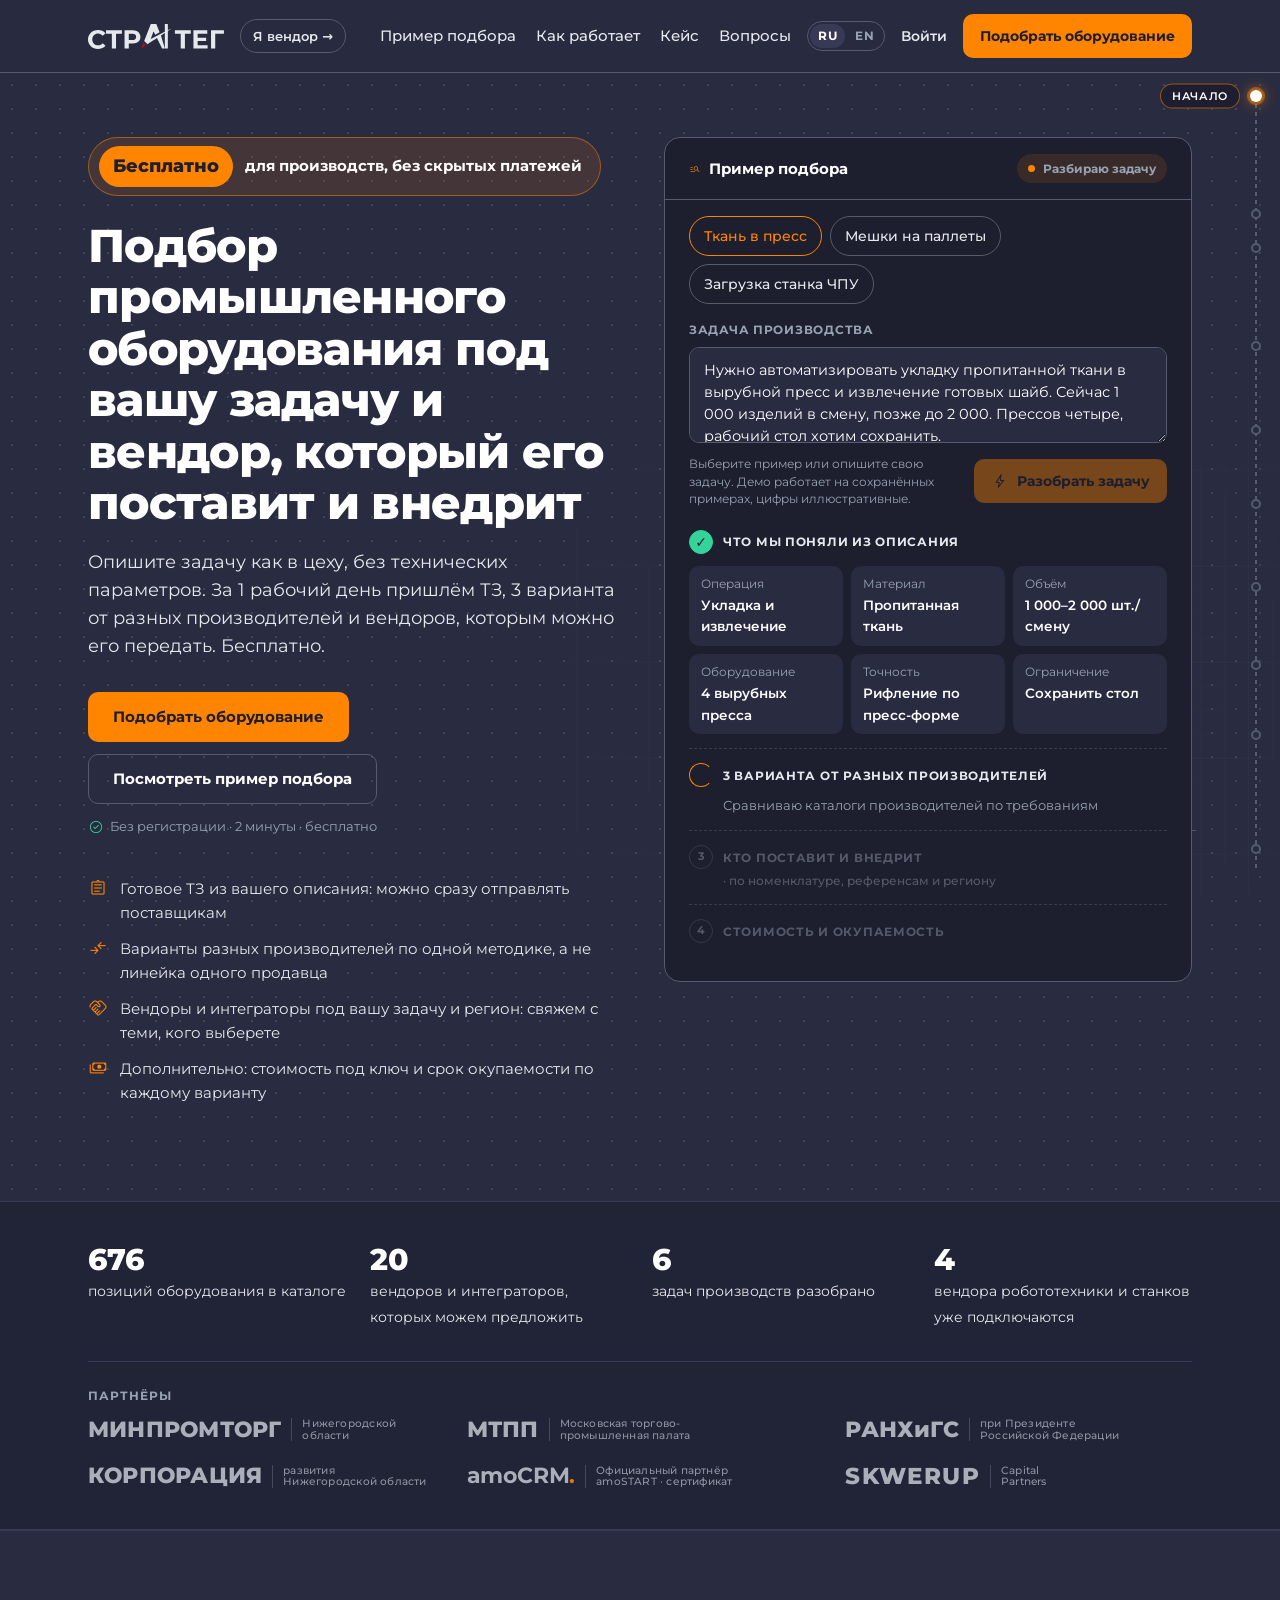
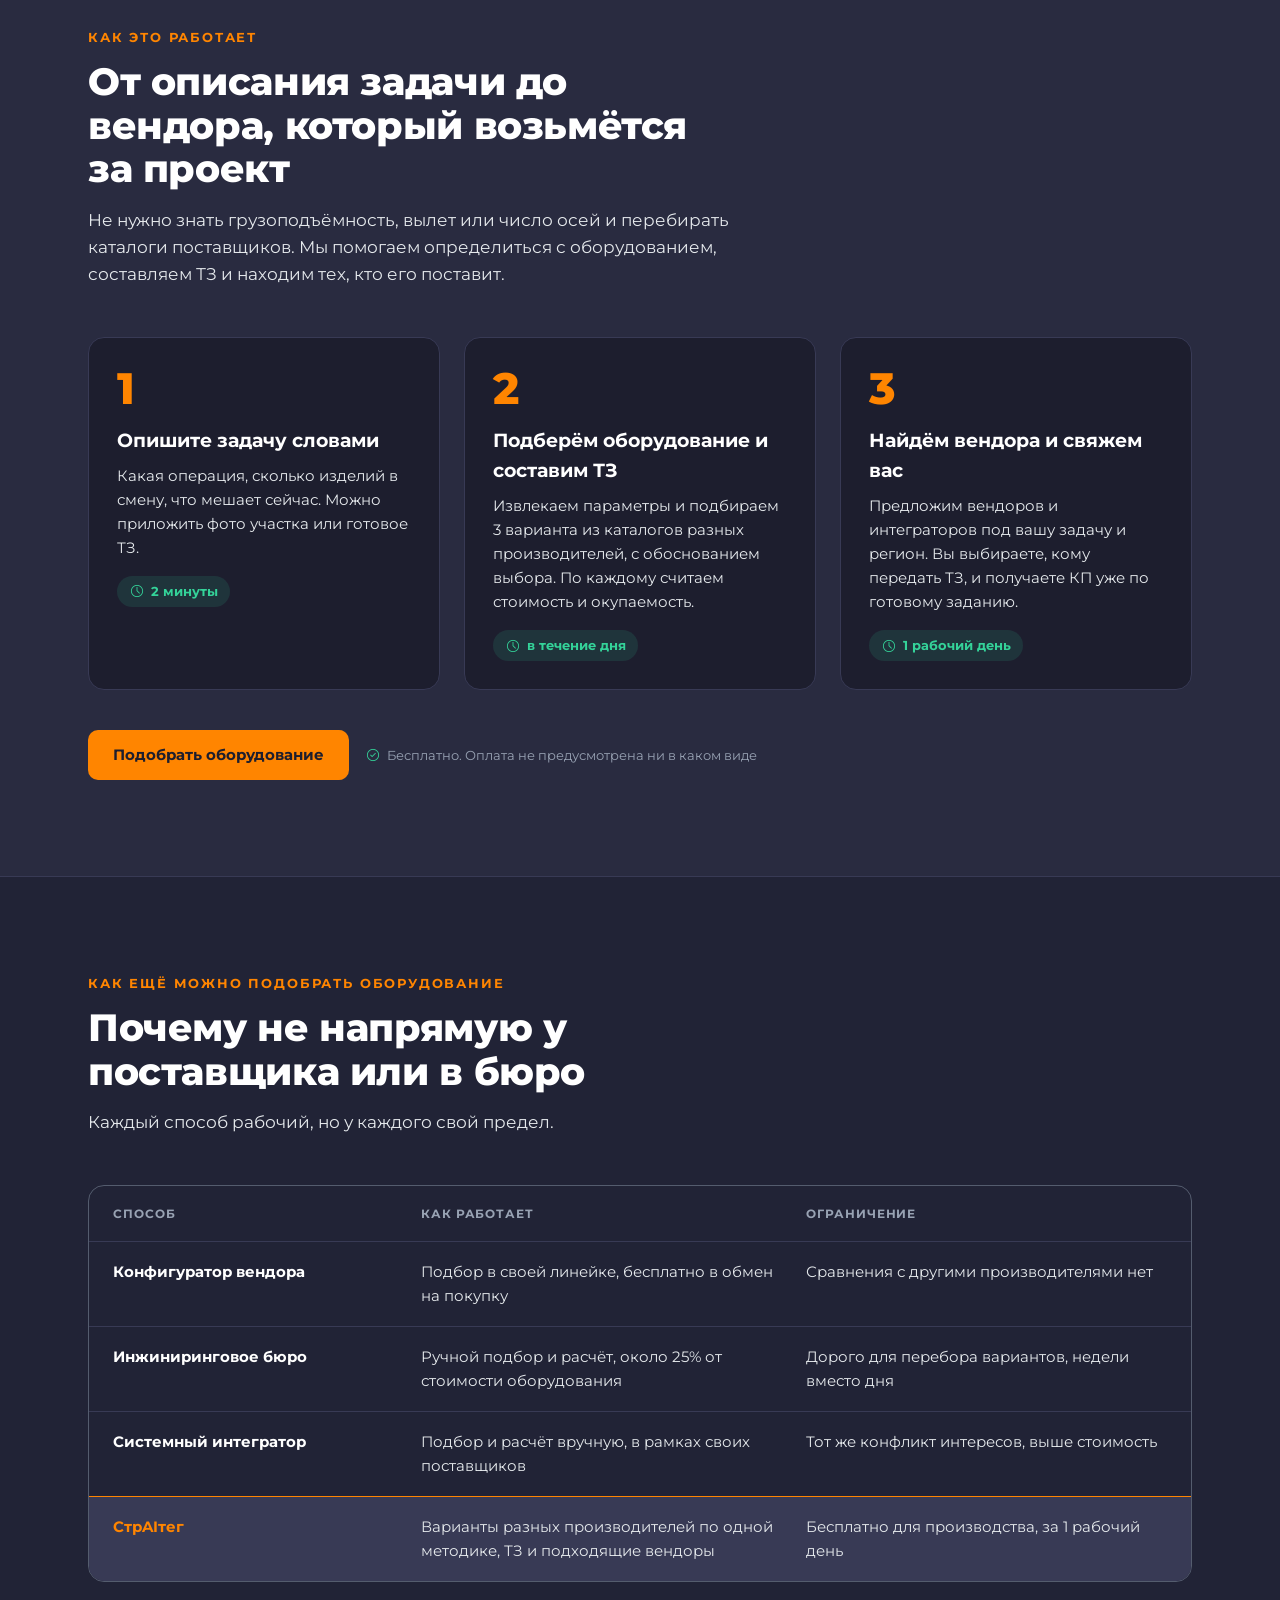
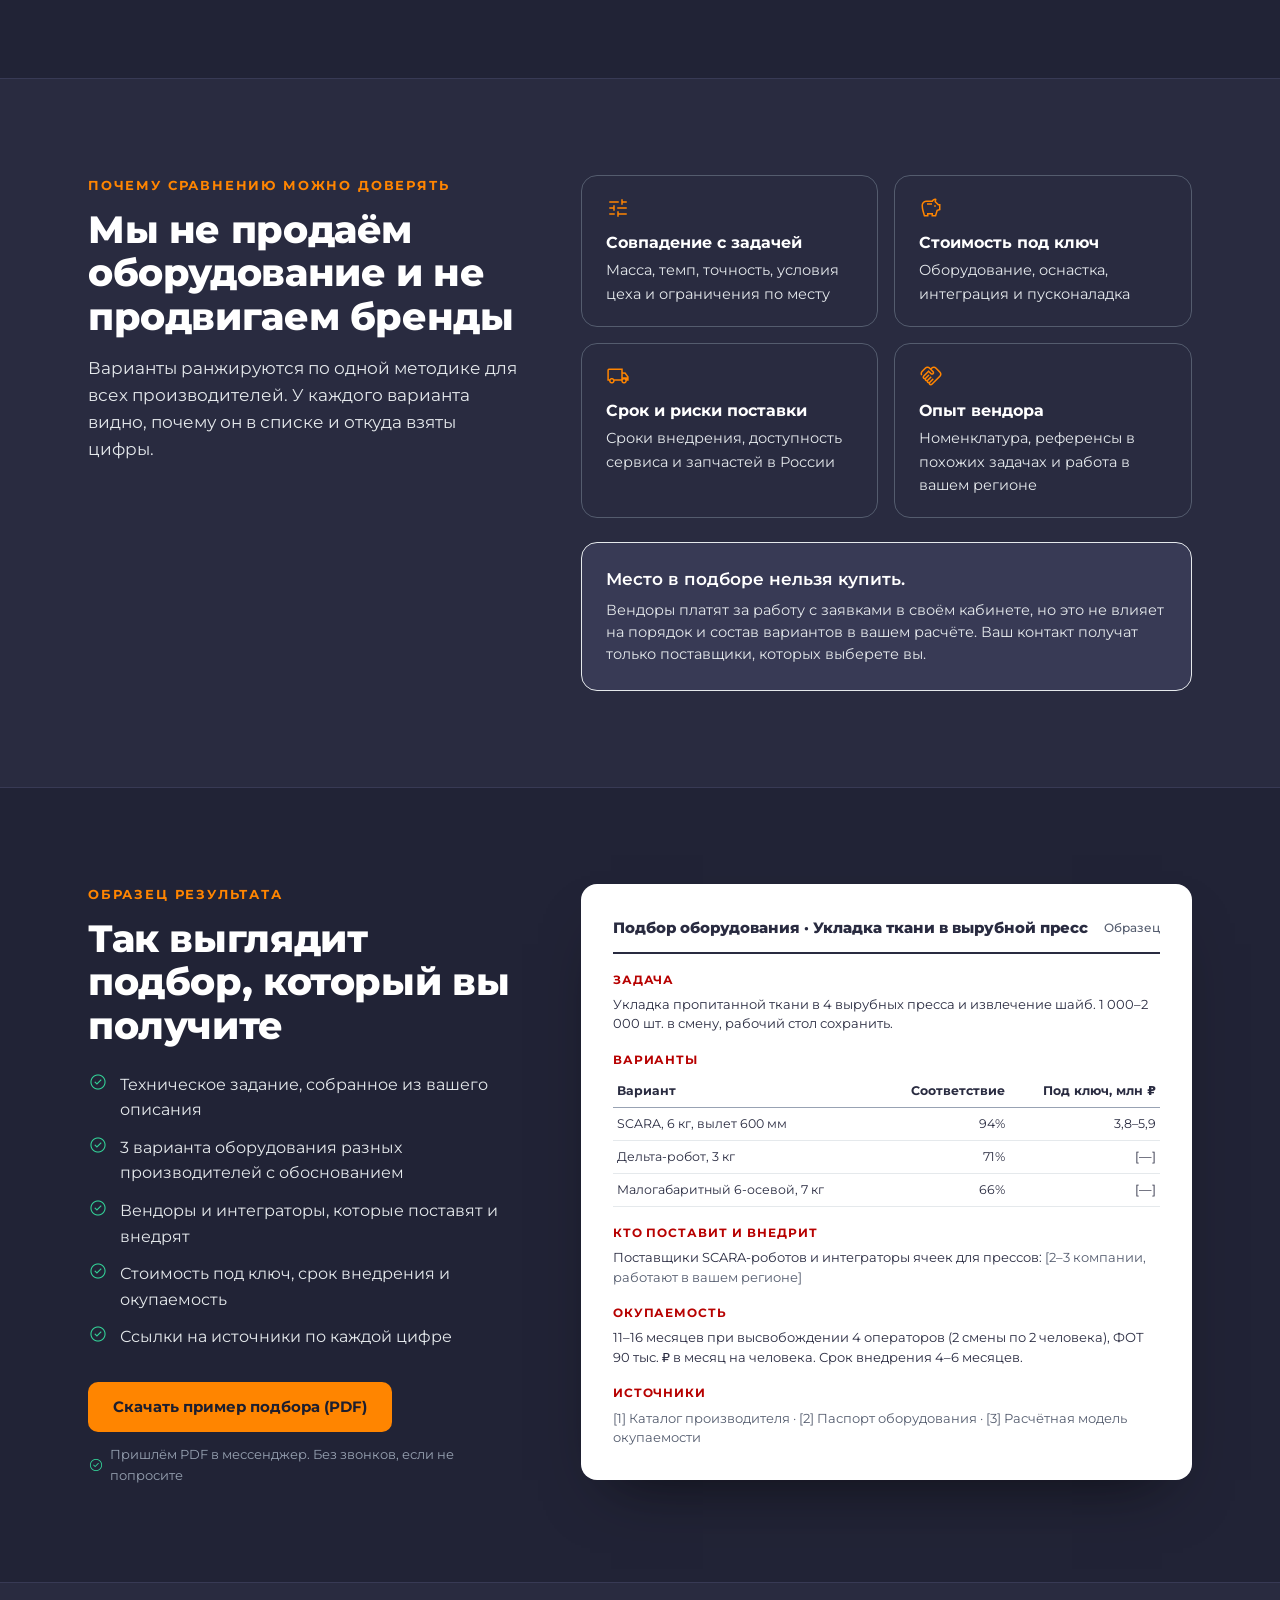
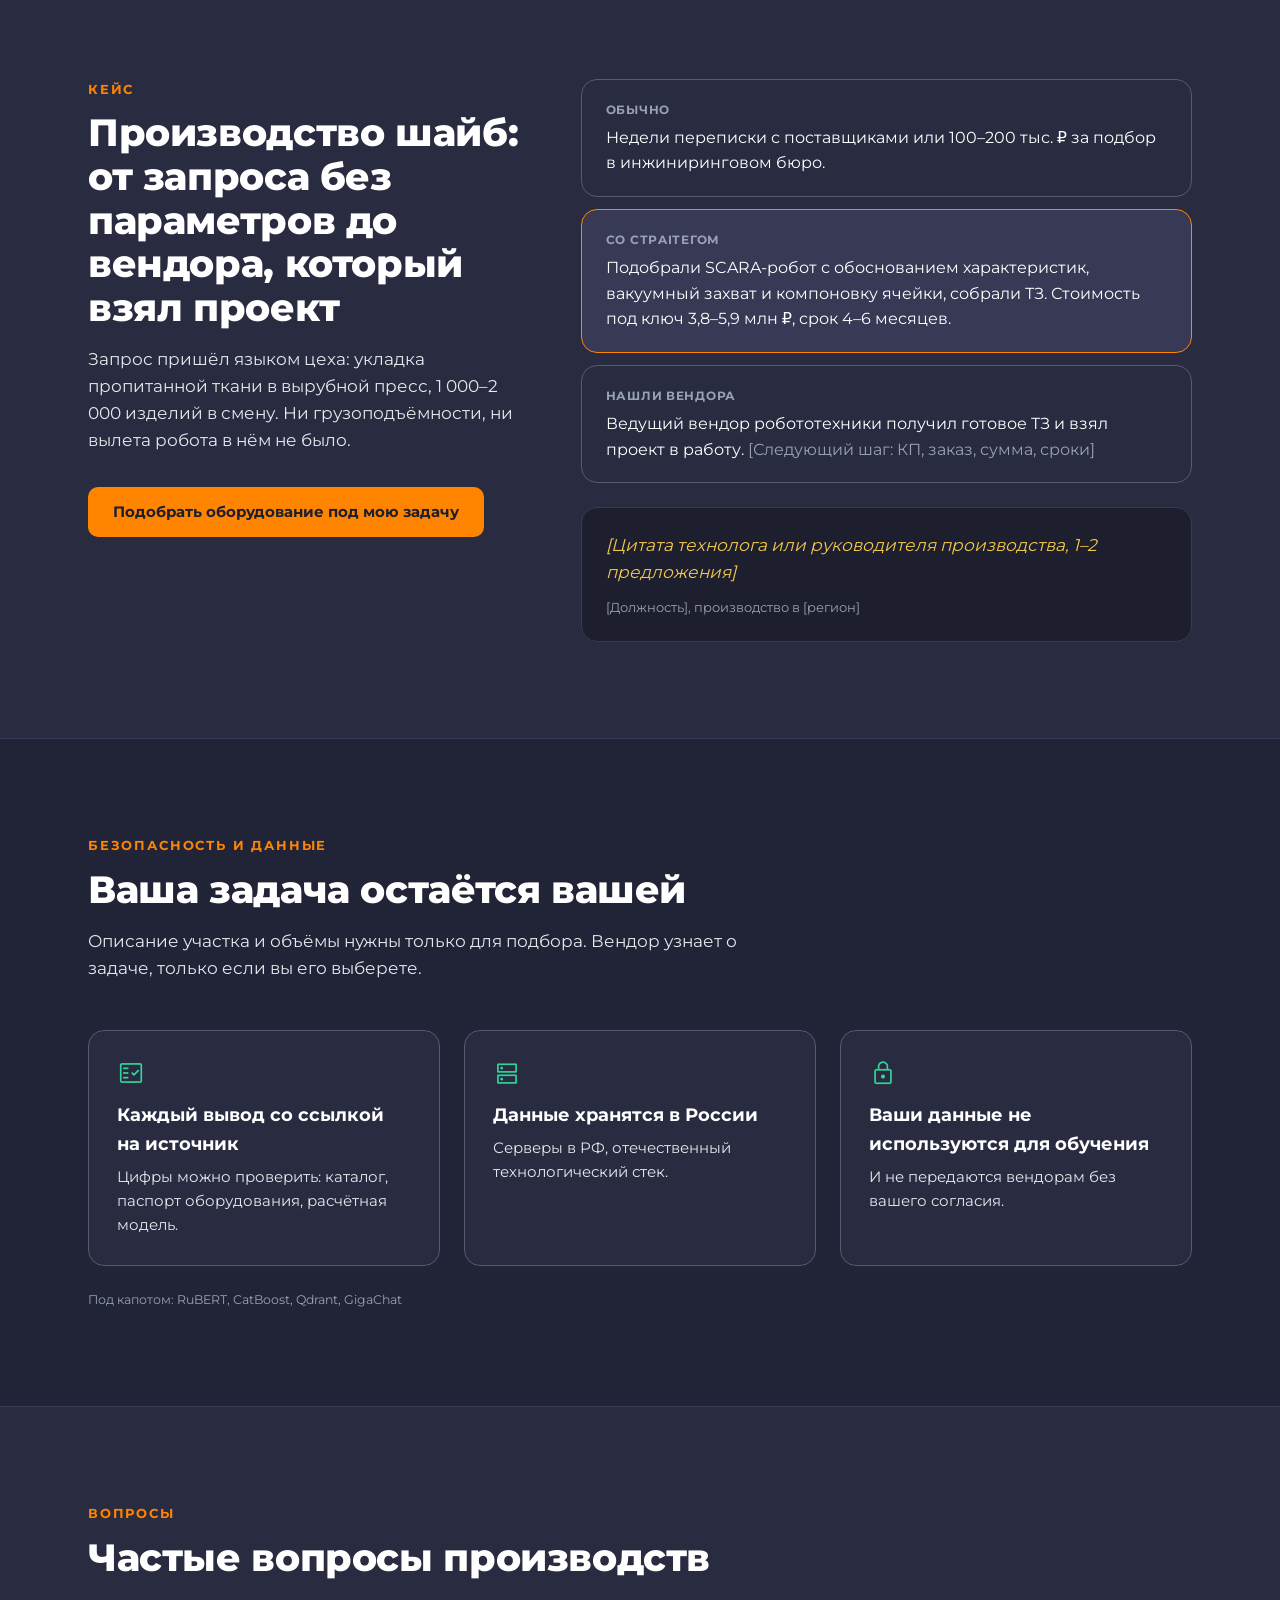
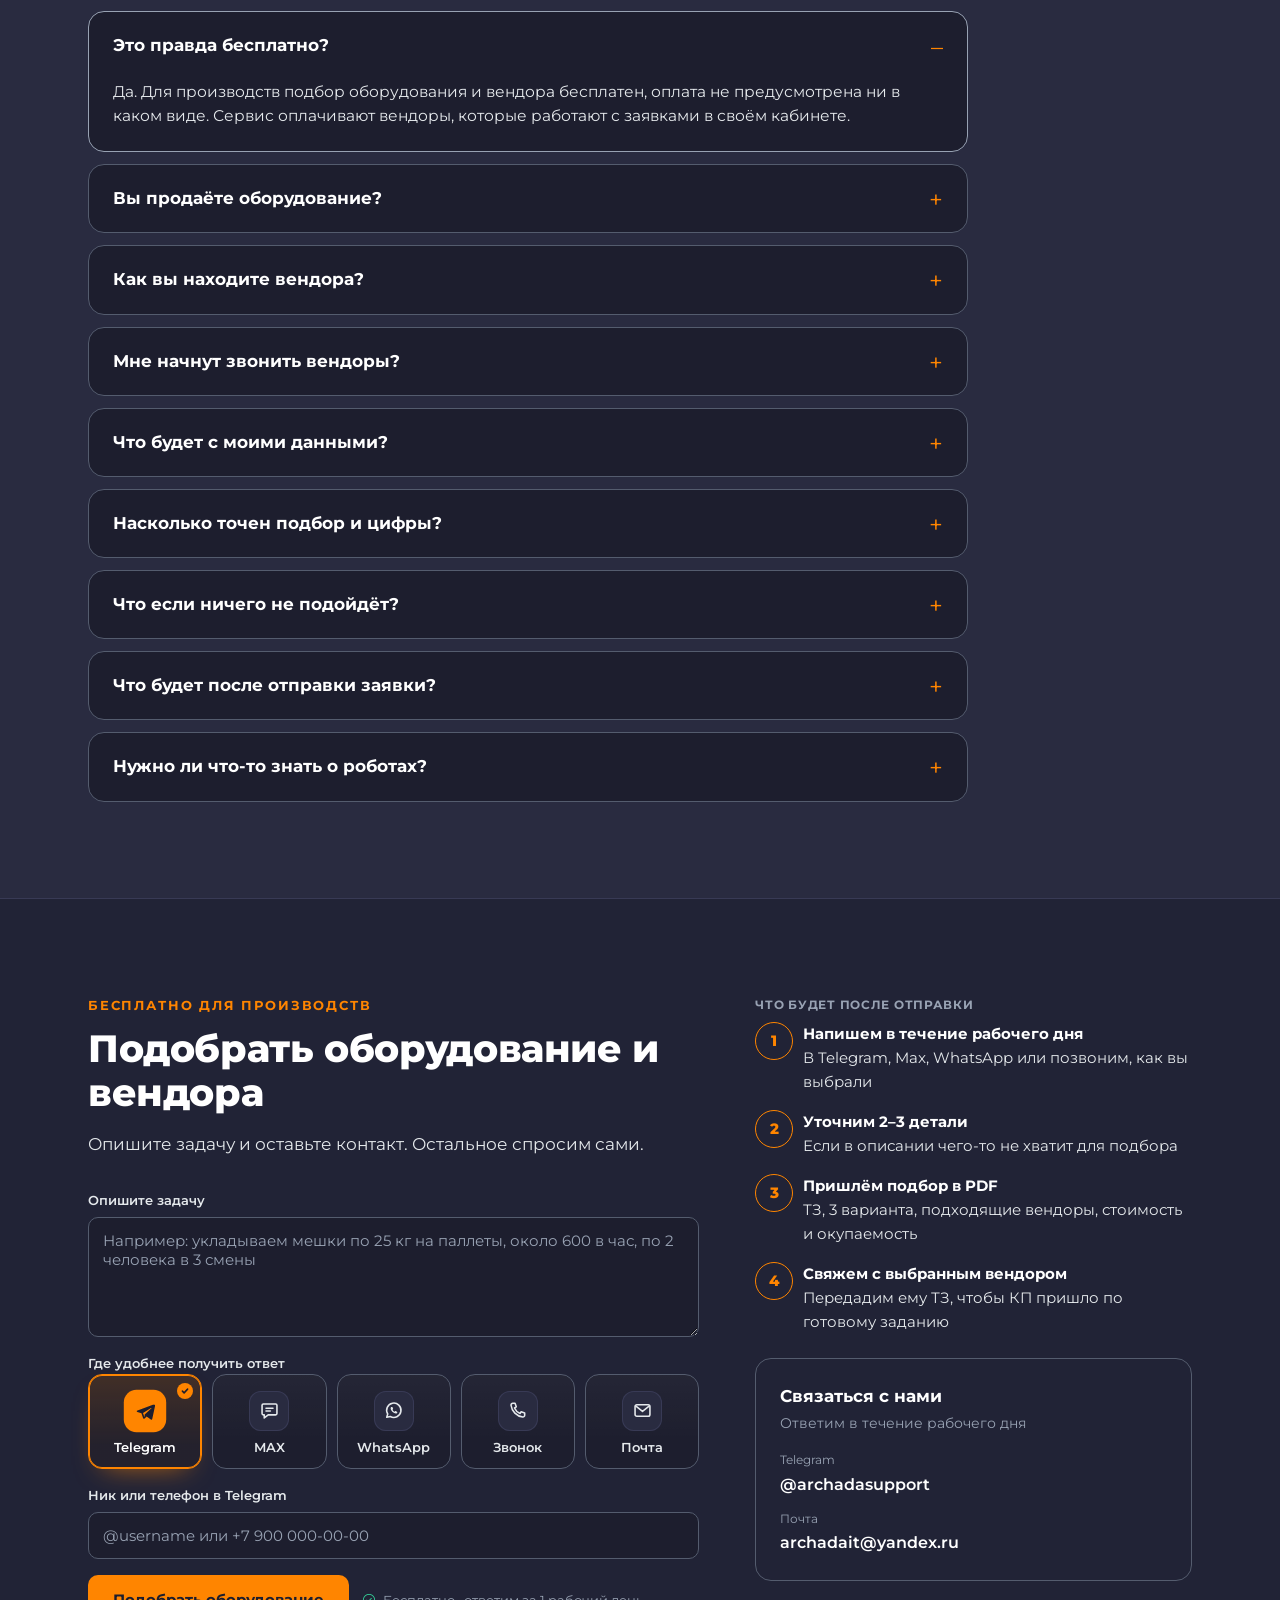
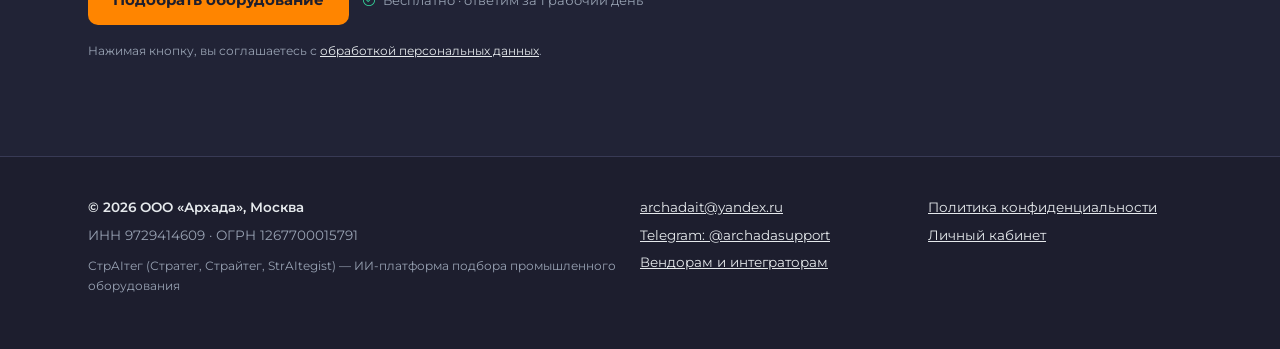
<file: index.html>
<!doctype html>
<html lang="ru">
<head>
<meta charset="utf-8">
<meta name="viewport" content="width=device-width, initial-scale=1">
<title>Подбор промышленного оборудования и поставщика бесплатно | СтрAIтег</title>
<meta name="description" content="Бесплатный подбор промышленного оборудования для производства: станки ЧПУ, промышленные роботы, линии. За 1 рабочий день пришлём ТЗ на оборудование, 3 варианта и поставщиков, которые его поставят и внедрят.">
<link rel="alternate" hreflang="ru" href="https://factory.straitegist.ru/">
<link rel="alternate" hreflang="en" href="https://factory.straitegist.ru/en/">
<link rel="alternate" hreflang="x-default" href="https://factory.straitegist.ru/">
<link rel="canonical" href="https://factory.straitegist.ru/">
<meta property="og:type" content="website">
<meta property="og:locale" content="ru_RU">
<meta property="og:site_name" content="СтрAIтег">
<meta property="og:url" content="https://factory.straitegist.ru/">
<meta property="og:title" content="Подбор промышленного оборудования и поставщика бесплатно | СтрAIтег">
<meta property="og:description" content="Бесплатный подбор промышленного оборудования для производства: станки ЧПУ, промышленные роботы, линии. За 1 рабочий день пришлём ТЗ на оборудование, 3 варианта и поставщиков, которые его поставят и внедрят.">
<meta property="og:image" content="https://factory.straitegist.ru/assets/og-plant.png">
<meta property="og:image:width" content="1200">
<meta property="og:image:height" content="630">
<meta name="twitter:card" content="summary_large_image">
<meta name="theme-color" content="#292B40">
<link rel="icon" href="/assets/favicon.svg" type="image/svg+xml">
<link rel="preconnect" href="https://fonts.googleapis.com">
<link rel="preconnect" href="https://fonts.gstatic.com" crossorigin>
<link rel="preload" href="/assets/fonts/montserrat-cyrillic-400-normal.woff2" as="font" type="font/woff2" crossorigin>
<link rel="preload" href="/assets/fonts/montserrat-cyrillic-800-normal.woff2" as="font" type="font/woff2" crossorigin>
<script>document.documentElement.classList.add("js")</script>
<!-- Иконки: только используемые на сайте, загружаются в фоне и не задерживают показ страницы. При добавлении новой иконки допишите её имя в icon_names (по алфавиту). -->
<link rel="preload" as="style" href="https://fonts.googleapis.com/css2?family=Material+Symbols+Outlined:opsz,wght,FILL,GRAD@24,300,0,0&icon_names=assignment,bolt,check,check_circle,compare_arrows,description,dns,fact_check,group_add,handshake,hub,inbox,insights,link,local_shipping,lock,manage_search,model_training,payments,precision_manufacturing,request_quote,savings,schedule,trending_up,tune&display=block" onload="this.onload=null;this.rel='stylesheet';if(document.fonts)document.fonts.load('24px &quot;Material Symbols Outlined&quot;','check').then(function(){document.documentElement.classList.add('ic-ok')})">
<noscript><link rel="stylesheet" href="https://fonts.googleapis.com/css2?family=Material+Symbols+Outlined:opsz,wght,FILL,GRAD@24,300,0,0&icon_names=assignment,bolt,check,check_circle,compare_arrows,description,dns,fact_check,group_add,handshake,hub,inbox,insights,link,local_shipping,lock,manage_search,model_training,payments,precision_manufacturing,request_quote,savings,schedule,trending_up,tune&display=block"></noscript>
<link rel="stylesheet" href="/assets/styles.css?v=20261105c">
<script type="application/ld+json">
{"@context": "https://schema.org", "@graph": [{"@type": "Organization", "@id": "https://straitegist.ru/#org", "name": "СтрAIтег", "alternateName": ["StrAItegist", "Straitegist", "Стратег", "Страйтег", "СтрАИтег", "Стр AI тег"], "legalName": "ООО «Архада»", "url": "https://straitegist.ru/", "logo": "https://factory.straitegist.ru/assets/logo.svg", "email": "archadait@yandex.ru", "address": {"@type": "PostalAddress", "addressLocality": "Москва", "addressCountry": "RU"}}, {"@type": "WebSite", "@id": "https://factory.straitegist.ru/#site", "url": "https://factory.straitegist.ru/", "name": "СтрAIтег для производств", "inLanguage": "ru", "publisher": {"@id": "https://straitegist.ru/#org"}, "alternateName": ["СтрAIтег", "Стратег", "Страйтег", "StrAItegist"]}, {"@type": "Service", "@id": "https://factory.straitegist.ru/#service", "name": "Подбор промышленного оборудования и поставщика", "serviceType": "Подбор промышленного оборудования", "description": "По описанию задачи производства за 1 рабочий день готовим ТЗ на оборудование, 3 варианта оборудования разных производителей и вендоров, которые его поставят и внедрят. Станки ЧПУ, промышленные роботы, автоматизация и роботизация производства.", "provider": {"@id": "https://straitegist.ru/#org"}, "areaServed": {"@type": "Country", "name": "Россия"}, "audience": {"@type": "BusinessAudience", "audienceType": "Промышленные предприятия"}, "offers": {"@type": "Offer", "price": "0", "priceCurrency": "RUB", "description": "Бесплатно для производств"}, "url": "https://factory.straitegist.ru/"}, {"@type": "FAQPage", "@id": "https://factory.straitegist.ru/#faq", "mainEntity": [{"@type": "Question", "name": "Вы продаёте оборудование?", "acceptedAnswer": {"@type": "Answer", "text": "Нет. Мы не продаём оборудование и не конкурируем с поставщиками. Наша задача — помочь вам определиться с оборудованием и найти, кто его поставит."}}, {"@type": "Question", "name": "Как вы находите вендора?", "acceptedAnswer": {"@type": "Answer", "text": "Сопоставляем вашу задачу с профилями вендоров и интеграторов: номенклатурой, референсами в похожих проектах и регионом. Предлагаем подходящих, а вы выбираете, кому передать ТЗ."}}, {"@type": "Question", "name": "Мне начнут звонить вендоры?", "acceptedAnswer": {"@type": "Answer", "text": "Нет. Подбор приходит вам. Контакт получат только поставщики, которых вы сами выберете."}}, {"@type": "Question", "name": "Что будет с моими данными?", "acceptedAnswer": {"@type": "Answer", "text": "Описание задачи хранится на серверах в России и используется только для вашего подбора. Мы не используем ваши данные для обучения и не передаём их третьим лицам без вашего согласия."}}, {"@type": "Question", "name": "Насколько точен подбор и цифры?", "acceptedAnswer": {"@type": "Answer", "text": "У каждого варианта есть обоснование и ссылка на источник. Неуверенные места помечаем «Требует проверки специалистом». Стоимость и окупаемость предварительные, точная цена — в КП вендора по вашему ТЗ."}}, {"@type": "Question", "name": "Что если ничего не подойдёт?", "acceptedAnswer": {"@type": "Answer", "text": "Так и напишем, и объясним почему. Если задачу можно решить иначе, например другим классом оборудования, предложим вариант."}}, {"@type": "Question", "name": "Что будет после отправки заявки?", "acceptedAnswer": {"@type": "Answer", "text": "В течение рабочего дня напишем в выбранный мессенджер, при необходимости уточним 2–3 детали и пришлём подбор: ТЗ, 3 варианта и подходящих вендоров."}}, {"@type": "Question", "name": "Нужно ли что-то знать о роботах?", "acceptedAnswer": {"@type": "Answer", "text": "Нет. Опишите операцию так, как объяснили бы новому сотруднику: что делаем, сколько, какие ограничения. Параметры оборудования мы определим сами."}}]}]}
</script>
<!-- Яндекс.Метрика: впишите номер счётчика в YM_ID -->
<script>
window.YM_ID = 0;
if (window.YM_ID) {
  (function(m,e,t,r,i,k,a){m[i]=m[i]||function(){(m[i].a=m[i].a||[]).push(arguments)};m[i].l=1*new Date();
  for (var j = 0; j < document.scripts.length; j++) {if (document.scripts[j].src === r) { return; }}
  k=e.createElement(t),a=e.getElementsByTagName(t)[0],k.async=1,k.src=r,a.parentNode.insertBefore(k,a)})
  (window, document, "script", "https://mc.yandex.ru/metrika/tag.js", "ym");
  ym(window.YM_ID, "init", {clickmap:true, trackLinks:true, accurateTrackBounce:true, webvisor:true});
}
</script>
</head>
<body class="plant" data-audience="plant">
<div class="pg">

<header class="top">
<div class="wrap" style="position: relative">
<a class="logo" href="#top" aria-label="СтрAIтег, на главную"><img src="/assets/logo.svg" alt="СтрAIтег" width="136" height="25" style="display:block"></a>
<a class="aud" href="https://vendors.straitegist.ru/">Я вендор<span class="aud-x"> или интегратор</span> →</a>
<nav class="nav" aria-label="Разделы">
<a href="#demo">Пример подбора</a>
<a href="#how">Как работает</a>
<a href="#case">Кейс</a>
<a href="#faq">Вопросы</a>
</nav>



<div class="lang" role="group" aria-label="Язык"><a href="https://factory.straitegist.ru/" hreflang="ru" lang="ru" aria-current="page">RU</a><a href="https://factory.straitegist.ru/en/" hreflang="en" lang="en">EN</a></div>
<a class="login" href="https://straitegist.ru/?role=plant">Войти</a>
<a class="btn btn-p btn-s hd-cta" href="#lead">Подобрать оборудование</a>
<details class="burger">
<summary aria-label="Открыть меню"><svg class="svg-ic" width="20" height="20" viewBox="0 0 24 24" aria-hidden="true"><path d="M4 7h16M4 12h16M4 17h16" stroke="currentColor" stroke-width="2" stroke-linecap="round" fill="none"/></svg></summary>
<div class="menu">
<a class="mlang" href="https://factory.straitegist.ru/en/" lang="en">English</a>
<a href="#demo">Пример подбора</a>
<a href="#how">Как работает</a>
<a href="#case">Кейс</a>
<a href="#faq">Вопросы</a>
<a href="https://vendors.straitegist.ru/">Я вендор или интегратор</a>
<a href="https://straitegist.ru/?role=plant">Войти в кабинет</a>
</div>
</details>
</div>
</header>

<main id="top">
<section class="hero">
<div class="wrap">
<div>
<span class="free"><b>Бесплатно</b>для производств, без скрытых платежей</span>
<h1 class="h">Подбор промышленного оборудования под вашу задачу и вендор, который его поставит и внедрит</h1>
<p class="lead">Опишите задачу как в цеху, без технических параметров. За 1 рабочий день пришлём ТЗ, 3 варианта от разных производителей и вендоров, которым можно его передать. Бесплатно.</p>
<div class="cta">
<a class="btn btn-p" href="#lead">Подобрать оборудование</a>
<a class="btn btn-g" href="#sample">Посмотреть пример подбора</a>
</div>
<p class="micro"><span class="ic">check_circle</span>Без регистрации · 2 минуты · бесплатно</p>
<ul class="ticks">
<li><span class="ic">assignment</span><span>Готовое ТЗ из вашего описания: можно сразу отправлять поставщикам</span></li>
<li><span class="ic">compare_arrows</span><span>Варианты разных производителей по одной методике, а не линейка одного продавца</span></li>
<li><span class="ic">handshake</span><span>Вендоры и интеграторы под вашу задачу и регион: свяжем с теми, кого выберете</span></li>
<li><span class="ic">payments</span><span>Дополнительно: стоимость под ключ и срок окупаемости по каждому варианту</span></li>
</ul>
</div>

<div class="card" id="demo" style="scroll-margin-top: 90px">
<div class="demo-head"><p><span class="ic">manage_search</span>Пример подбора</p><span class="status" id="demo-status" data-state="idle" aria-live="polite"><i></i><span>Готов к работе</span></span></div>
<div class="demo-in">
<div class="chips" id="chips" role="group" aria-label="Примеры">
</div>
<label class="dlbl" for="demo-task">Задача производства</label>
<textarea id="demo-task" rows="3" placeholder="Например: укладка мешков по 25 кг на паллеты, 600 мешков в час"></textarea>
<div class="demo-run"><p class="hint">Выберите пример или опишите свою задачу. Демо работает на сохранённых примерах, цифры иллюстративные.</p><button class="btn btn-p btn-s" id="demo-run" type="button"><span class="ic">bolt</span>Разобрать задачу</button></div>
<div id="demo-out" aria-live="polite"></div>
</div>
</div>
</div>
</section>

<section class="proof" aria-label="Цифры и партнёры">
<div class="wrap">
<div class="nums">
<div><strong>676</strong><span>позиций оборудования в каталоге</span></div>
<div><strong>20</strong><span>вендоров и интеграторов, которых можем предложить</span></div>
<div><strong>6</strong><span>задач производств разобрано</span></div>
<div><strong>4</strong><span>вендора робототехники и станков уже подключаются</span></div>
</div>
<div class="trust">
<small>Партнёры</small>
<ul class="plogos">
<li class="pl pl-row" title="Министерство промышленности, торговли и предпринимательства Нижегородской области"><span class="pl-a pl-xl">МИНПРОМТОРГ</span><span class="pl-b">Нижегородской<br>области</span></li>
<li class="pl pl-row" title="Московская торгово-промышленная палата"><span class="pl-a pl-xl">МТПП</span><span class="pl-b">Московская торгово-<br>промышленная палата</span></li>
<li class="pl pl-row" title="Российская академия народного хозяйства и государственной службы при Президенте РФ"><span class="pl-a pl-xl">РАНХиГС</span><span class="pl-b">при Президенте<br>Российской Федерации</span></li>
<li class="pl pl-row" title="Корпорация развития Нижегородской области"><span class="pl-a pl-xl">КОРПОРАЦИЯ</span><span class="pl-b">развития<br>Нижегородской области</span></li>
<li class="pl pl-row"><a class="pl-link" href="/assets/partners/amocrm-partner-certificate.jpg" data-lightbox="cert" title="Сертификат официального партнёра amoCRM"><span class="pl-a pl-xl pl-amo">amoCRM<i>.</i></span><span class="pl-b">Официальный партнёр<br>amoSTART · сертификат</span></a></li>
<li class="pl pl-row" title="Skwerup Capital Partners"><span class="pl-a pl-xl pl-lat">SKWERUP</span><span class="pl-b">Capital<br>Partners</span></li>
</ul>
</div>
</div>
</section>

<section class="blk" id="how" style="scroll-margin-top: 72px">
<div class="wrap">
<p class="eyebrow">Как это работает</p>
<h2 class="t">От описания задачи до вендора, который возьмётся за проект</h2>
<p class="intro">Не нужно знать грузоподъёмность, вылет или число осей и перебирать каталоги поставщиков. Мы помогаем определиться с оборудованием, составляем ТЗ и находим тех, кто его поставит.</p>
<ol class="steps">
<li><p class="n">1</p><h3>Опишите задачу словами</h3><p>Какая операция, сколько изделий в смену, что мешает сейчас. Можно приложить фото участка или готовое ТЗ.</p><span class="time"><span class="ic">schedule</span>2 минуты</span></li>
<li><p class="n">2</p><h3>Подберём оборудование и составим ТЗ</h3><p>Извлекаем параметры и подбираем 3 варианта из каталогов разных производителей, с обоснованием выбора. По каждому считаем стоимость и окупаемость.</p><span class="time"><span class="ic">schedule</span>в течение дня</span></li>
<li><p class="n">3</p><h3>Найдём вендора и свяжем вас</h3><p>Предложим вендоров и интеграторов под вашу задачу и регион. Вы выбираете, кому передать ТЗ, и получаете КП уже по готовому заданию.</p><span class="time"><span class="ic">schedule</span>1 рабочий день</span></li>
</ol>
<div class="after">
<a class="btn btn-p" href="#lead">Подобрать оборудование</a>
<p class="micro" style="margin: 0"><span class="ic">check_circle</span>Бесплатно. Оплата не предусмотрена ни в каком виде</p>
</div>
</div>
</section>

<section class="blk alt" id="compare">
<div class="wrap">
<p class="eyebrow">Как ещё можно подобрать оборудование</p>
<h2 class="t">Почему не напрямую у поставщика или в бюро</h2>
<p class="intro">Каждый способ рабочий, но у каждого свой предел.</p>
<div class="cmp">
<div><span>Способ</span><span>Как работает</span><span>Ограничение</span></div>
<div><b>Конфигуратор вендора</b><span>Подбор в своей линейке, бесплатно в обмен на покупку</span><span>Сравнения с другими производителями нет</span></div>
<div><b>Инжиниринговое бюро</b><span>Ручной подбор и расчёт, около 25% от стоимости оборудования</span><span>Дорого для перебора вариантов, недели вместо дня</span></div>
<div><b>Системный интегратор</b><span>Подбор и расчёт вручную, в рамках своих поставщиков</span><span>Тот же конфликт интересов, выше стоимость</span></div>
<div class="us"><b>СтрAIтег</b><span>Варианты разных производителей по одной методике, ТЗ и подходящие вендоры</span><span>Бесплатно для производства, за 1 рабочий день</span></div>
</div>
</div>
</section>

<section class="blk" id="fair">
<div class="wrap split">
<div>
<p class="eyebrow">Почему сравнению можно доверять</p>
<h2 class="t">Мы не продаём оборудование и не продвигаем бренды</h2>
<p class="intro" style="margin-bottom: 0">Варианты ранжируются по одной методике для всех производителей. У каждого варианта видно, почему он в списке и откуда взяты цифры.</p>
</div>
<div>
<ul class="rank">
<li><span class="ic">tune</span><b>Совпадение с задачей</b><p>Масса, темп, точность, условия цеха и ограничения по месту</p></li>
<li><span class="ic">savings</span><b>Стоимость под ключ</b><p>Оборудование, оснастка, интеграция и пусконаладка</p></li>
<li><span class="ic">local_shipping</span><b>Срок и риски поставки</b><p>Сроки внедрения, доступность сервиса и запчастей в России</p></li>
<li><span class="ic">handshake</span><b>Опыт вендора</b><p>Номенклатура, референсы в похожих задачах и работа в вашем регионе</p></li>
</ul>
<div class="pledge">Место в подборе нельзя купить.<span>Вендоры платят за работу с заявками в своём кабинете, но это не влияет на порядок и состав вариантов в вашем расчёте. Ваш контакт получат только поставщики, которых выберете вы.</span></div>
</div>
</div>
</section>

<section class="blk alt" id="sample" style="scroll-margin-top: 72px">
<div class="wrap split">
<div>
<p class="eyebrow">Образец результата</p>
<h2 class="t">Так выглядит подбор, который вы получите</h2>
<ul class="inc">
<li><span class="ic">check_circle</span><span>Техническое задание, собранное из вашего описания</span></li>
<li><span class="ic">check_circle</span><span>3 варианта оборудования разных производителей с обоснованием</span></li>
<li><span class="ic">check_circle</span><span>Вендоры и интеграторы, которые поставят и внедрят</span></li>
<li><span class="ic">check_circle</span><span>Стоимость под ключ, срок внедрения и окупаемость</span></li>
<li><span class="ic">check_circle</span><span>Ссылки на источники по каждой цифре</span></li>
</ul>
<div class="cta">
<a class="btn btn-p" href="#lead" data-goal="sample_download" data-interest="sample">Скачать пример подбора (PDF)</a>
</div>
<p class="micro"><span class="ic">check_circle</span>Пришлём PDF в мессенджер. Без звонков, если не попросите</p>
</div>
<div class="report" aria-label="Превью страницы отчёта">
<div class="rh"><span>Подбор оборудования · Укладка ткани в вырубной пресс</span><small>Образец</small></div>
<h4>Задача</h4>
<p>Укладка пропитанной ткани в 4 вырубных пресса и извлечение шайб. 1 000–2 000 шт. в смену, рабочий стол сохранить.</p>
<h4>Варианты</h4>
<table class="rt">
<thead><tr><th>Вариант</th><th class="r">Соответствие</th><th class="r">Под ключ, млн ₽</th></tr></thead>
<tbody>
<tr><td>SCARA, 6 кг, вылет 600 мм</td><td class="r">94%</td><td class="r">3,8–5,9</td></tr>
<tr><td>Дельта-робот, 3 кг</td><td class="r">71%</td><td class="r">[—]</td></tr>
<tr><td>Малогабаритный 6-осевой, 7 кг</td><td class="r">66%</td><td class="r">[—]</td></tr>
</tbody>
</table>
<h4>Кто поставит и внедрит</h4>
<p>Поставщики SCARA-роботов и интеграторы ячеек для прессов: <span style="color: #545C6E">[2–3 компании, работают в вашем регионе]</span></p>
<h4>Окупаемость</h4>
<p>11–16 месяцев при высвобождении 4 операторов (2 смены по 2 человека), ФОТ 90 тыс. ₽ в месяц на человека. Срок внедрения 4–6 месяцев.</p>
<h4>Источники</h4>
<p style="color: #545C6E">[1] Каталог производителя · [2] Паспорт оборудования · [3] Расчётная модель окупаемости</p>
</div>
</div>
</section>

<section class="blk" id="case" style="scroll-margin-top: 72px">
<div class="wrap split">
<div>
<p class="eyebrow">Кейс</p>
<h2 class="t">Производство шайб: от запроса без параметров до вендора, который взял проект</h2>
<p class="intro" style="margin-bottom: 32px">Запрос пришёл языком цеха: укладка пропитанной ткани в вырубной пресс, 1 000–2 000 изделий в смену. Ни грузоподъёмности, ни вылета робота в нём не было.</p>
<a class="btn btn-p" href="#lead">Подобрать оборудование под мою задачу</a>
</div>
<div>
<div class="ba">
<div><span>Обычно</span><p>Недели переписки с поставщиками или 100–200 тыс. ₽ за подбор в инжиниринговом бюро.</p></div>
<div class="now"><span>Со СтрAIтегом</span><p>Подобрали SCARA-робот с обоснованием характеристик, вакуумный захват и компоновку ячейки, собрали ТЗ. Стоимость под ключ 3,8–5,9 млн ₽, срок 4–6 месяцев.</p></div>
<div><span>Нашли вендора</span><p>Ведущий вендор робототехники получил готовое ТЗ и взял проект в работу. <span class="ph" style="display: inline; text-transform: none; letter-spacing: 0; font-size: 16px; font-weight: 400">[Следующий шаг: КП, заказ, сумма, сроки]</span></p></div>
</div>
<blockquote class="qt" style="margin-left: 0; margin-right: 0"><span class="ph">[Цитата технолога или руководителя производства, 1–2 предложения]</span><cite>[Должность], производство в [регион]</cite></blockquote>
</div>
</div>
</section>

<section class="blk alt" id="data">
<div class="wrap">
<p class="eyebrow">Безопасность и данные</p>
<h2 class="t">Ваша задача остаётся вашей</h2>
<p class="intro">Описание участка и объёмы нужны только для подбора. Вендор узнает о задаче, только если вы его выберете.</p>
<div class="sec">
<div><span class="ic">fact_check</span><b>Каждый вывод со ссылкой на источник</b><p>Цифры можно проверить: каталог, паспорт оборудования, расчётная модель.</p></div>
<div><span class="ic">dns</span><b>Данные хранятся в России</b><p>Серверы в РФ, отечественный технологический стек.</p></div>
<div><span class="ic">lock</span><b>Ваши данные не используются для обучения</b><p>И не передаются вендорам без вашего согласия.</p></div>
</div>
<p class="stack">Под капотом: RuBERT, CatBoost, Qdrant, GigaChat</p>
</div>
</section>

<section class="blk" id="faq" style="scroll-margin-top: 72px">
<div class="wrap">
<p class="eyebrow">Вопросы</p>
<h2 class="t">Частые вопросы производств</h2>
<div class="faq" style="margin-top: 32px">
<details open="open"><summary>Это правда бесплатно?</summary><p>Да. Для производств подбор оборудования и вендора бесплатен, оплата не предусмотрена ни в каком виде. Сервис оплачивают вендоры, которые работают с заявками в своём кабинете.</p></details>
<details><summary>Вы продаёте оборудование?</summary><p>Нет. Мы не продаём оборудование и не конкурируем с поставщиками. Наша задача — помочь вам определиться с оборудованием и найти, кто его поставит.</p></details>
<details><summary>Как вы находите вендора?</summary><p>Сопоставляем вашу задачу с профилями вендоров и интеграторов: номенклатурой, референсами в похожих проектах и регионом. Предлагаем подходящих, а вы выбираете, кому передать ТЗ.</p></details>
<details><summary>Мне начнут звонить вендоры?</summary><p>Нет. Подбор приходит вам. Контакт получат только поставщики, которых вы сами выберете.</p></details>
<details><summary>Что будет с моими данными?</summary><p>Описание задачи хранится на серверах в России и используется только для вашего подбора. Мы не используем ваши данные для обучения и не передаём их третьим лицам без вашего согласия.</p></details>
<details><summary>Насколько точен подбор и цифры?</summary><p>У каждого варианта есть обоснование и ссылка на источник. Неуверенные места помечаем «Требует проверки специалистом». Стоимость и окупаемость предварительные, точная цена — в КП вендора по вашему ТЗ.</p></details>
<details><summary>Что если ничего не подойдёт?</summary><p>Так и напишем, и объясним почему. Если задачу можно решить иначе, например другим классом оборудования, предложим вариант.</p></details>
<details><summary>Что будет после отправки заявки?</summary><p>В течение рабочего дня напишем в выбранный мессенджер, при необходимости уточним 2–3 детали и пришлём подбор: ТЗ, 3 варианта и подходящих вендоров.</p></details>
<details><summary>Нужно ли что-то знать о роботах?</summary><p>Нет. Опишите операцию так, как объяснили бы новому сотруднику: что делаем, сколько, какие ограничения. Параметры оборудования мы определим сами.</p></details>
</div>
</div>
</section>

<section class="blk alt" id="lead" style="scroll-margin-top: 72px">
<div class="wrap lead-w">
<div>
<p class="eyebrow">Бесплатно для производств</p>
<h2 class="t">Подобрать оборудование и вендора</h2>
<p class="intro" style="margin-bottom: 32px">Опишите задачу и оставьте контакт. Остальное спросим сами.</p>
<div id="step1">
<form class="f" id="lead-form" novalidate><input type="hidden" name="interest" value=""><div style="position:absolute;left:-9999px" aria-hidden="true"><label>Не заполняйте<input name="website" tabindex="-1" autocomplete="off"></label></div>
<div class="fld"><label for="p-task">Опишите задачу</label><textarea id="p-task" name="task" placeholder="Например: укладываем мешки по 25 кг на паллеты, около 600 в час, по 2 человека в 3 смены"></textarea></div>
<fieldset class="fld">
<legend>Где удобнее получить ответ</legend>
<div class="pick pick-5">
<label class="pk"><input type="radio" name="messenger" value="telegram" checked><span class="pk-c"><span class="pk-i"><svg width="21" height="21" viewBox="0 0 24 24" fill="currentColor" aria-hidden="true"><path d="M20.7 4.3 3.4 11c-1.2.5-1.2 1.2-.2 1.5l4.4 1.4 1.7 5.2c.2.6.4.8.8.8.4 0 .6-.2.9-.5l2.2-2.1 4.5 3.3c.8.5 1.4.2 1.6-.8l2.9-13.6c.3-1.2-.4-1.7-1.5-1.3Zm-11.4 9.4 8.6-5.4c.4-.3.8-.1.5.2l-7.3 6.6-.3 3.1-1.5-4.5Z"/></svg></span><span class="pk-t">Telegram</span></span></label>
<label class="pk"><input type="radio" name="messenger" value="max"><span class="pk-c"><span class="pk-i"><svg width="21" height="21" viewBox="0 0 24 24" fill="none" stroke="currentColor" stroke-width="1.8" stroke-linejoin="round" stroke-linecap="round" aria-hidden="true"><path d="M5 4.5h14a1.5 1.5 0 0 1 1.5 1.5v9.5A1.5 1.5 0 0 1 19 17h-8.5L6 20.5V17H5a1.5 1.5 0 0 1-1.5-1.5V6A1.5 1.5 0 0 1 5 4.5Z"/><path d="M8 9.5h8M8 12.5h5"/></svg></span><span class="pk-t">MAX</span></span></label>
<label class="pk"><input type="radio" name="messenger" value="whatsapp"><span class="pk-c"><span class="pk-i"><svg width="21" height="21" viewBox="0 0 24 24" aria-hidden="true"><path d="M4.3 19.7 5.4 16A8.2 8.2 0 1 1 8.3 18.8Z" fill="none" stroke="currentColor" stroke-width="1.8" stroke-linejoin="round"/><path fill="currentColor" d="M9.1 8.4c.2-.4.5-.5.8-.5h.5c.2 0 .4.1.5.4l.6 1.5c.1.2 0 .4-.1.6l-.5.6c.5 1 1.3 1.8 2.3 2.3l.6-.5c.2-.1.4-.2.6-.1l1.5.6c.3.1.4.3.4.5v.5c0 .3-.1.6-.5.8-.6.3-1.7.4-3.1-.3a7.3 7.3 0 0 1-3.5-3.5c-.6-1.3-.5-2.3-.1-2.9Z"/></svg></span><span class="pk-t">WhatsApp</span></span></label>
<label class="pk"><input type="radio" name="messenger" value="phone"><span class="pk-c"><span class="pk-i"><svg width="21" height="21" viewBox="0 0 24 24" fill="none" stroke="currentColor" stroke-width="1.8" stroke-linejoin="round" aria-hidden="true"><path d="M6.6 3.8h2.6l1.4 4-2 1.3a11.6 11.6 0 0 0 6.3 6.3l1.3-2 4 1.4V17.4a2 2 0 0 1-2.2 2A15.4 15.4 0 0 1 4.6 6a2 2 0 0 1 2-2.2Z"/></svg></span><span class="pk-t">Звонок</span></span></label>
<label class="pk"><input type="radio" name="messenger" value="email"><span class="pk-c"><span class="pk-i"><svg width="21" height="21" viewBox="0 0 24 24" fill="none" stroke="currentColor" stroke-width="1.8" stroke-linejoin="round" stroke-linecap="round" aria-hidden="true"><rect x="3.5" y="5.5" width="17" height="13" rx="2"/><path d="m4.5 7 7.5 6 7.5-6"/></svg></span><span class="pk-t">Почта</span></span></label>
</div>
</fieldset>
<div class="fld"><label for="p-contact">Телефон или ник в мессенджере</label><input id="p-contact" name="contact" autocomplete="tel" placeholder="+7 900 000-00-00 или @username"></div>
<div class="cta">
<button class="btn btn-p" type="submit">Подобрать оборудование</button>
<p class="micro" style="margin: 0"><span class="ic">check_circle</span>Бесплатно · ответим за 1 рабочий день</p>
</div>
<p class="msg" id="form-msg" role="status"></p>
<p class="consent">Нажимая кнопку, вы соглашаетесь с <a href="/privacy/">обработкой персональных данных</a>.</p>
</form>
</div>
<div id="step2" hidden>
<div class="done"><b><span class="ic">check_circle</span>Задача у нас</b><p>Напишем в течение рабочего дня. Чтобы подобрать вендоров рядом с вами, добавьте пару деталей.</p></div>
<form class="f" id="lead-form-2" novalidate>
<div class="two">
<div class="fld"><label for="p-name">Имя</label><input id="p-name" name="name" autocomplete="name"></div>
<div class="fld"><label for="p-company">Компания</label><input id="p-company" name="company" autocomplete="organization"></div>
</div>
<div class="fld"><label for="p-region">Город или регион производства</label><input id="p-region" name="region" placeholder="Например: Нижний Новгород"></div>
<div class="fld"><label for="p-role">Ваша роль</label><input id="p-role" name="role" placeholder="Главный инженер, директор по производству, технолог"></div>
<div class="cta"><button class="btn btn-g" type="submit">Дополнить заявку</button></div>
</form>
</div>
</div>
<aside>
<p class="lbl" style="margin-top: 0">Что будет после отправки</p>
<ol class="next">
<li><span><b>Напишем в течение рабочего дня</b>В Telegram, Max, WhatsApp или позвоним, как вы выбрали</span></li>
<li><span><b>Уточним 2–3 детали</b>Если в описании чего-то не хватит для подбора</span></li>
<li><span><b>Пришлём подбор в PDF</b>ТЗ, 3 варианта, подходящие вендоры, стоимость и окупаемость</span></li>
<li><span><b>Свяжем с выбранным вендором</b>Передадим ему ТЗ, чтобы КП пришло по готовому заданию</span></li>
</ol>
<div class="contact">
<h3>Связаться с нами</h3>
<p class="role">Ответим в течение рабочего дня</p>
<dl>
<div><dt>Telegram</dt><dd><a href="https://t.me/archadasupport">@archadasupport</a></dd></div>
<div><dt>Почта</dt><dd><a href="mailto:archadait@yandex.ru">archadait@yandex.ru</a></dd></div>
</dl>
</div>
</aside>
</div>
</section>
</main>

<footer class="ft">
<div class="wrap">
<div>
<p style="color: #E5E9EC; font-weight: 600">© 2026 ООО «Архада», Москва</p>
<p>ИНН 9729414609 · ОГРН 1267700015791</p>
<p class="brand-alt">СтрAIтег (Стратег, Страйтег, StrAItegist) — ИИ-платформа подбора промышленного оборудования</p>
</div>
<div>
<p><a href="mailto:archadait@yandex.ru">archadait@yandex.ru</a></p>
<p><a href="https://t.me/archadasupport">Telegram: @archadasupport</a></p>
<p><a href="https://vendors.straitegist.ru/">Вендорам и интеграторам</a></p>
</div>
<div>
<p><a href="/privacy/">Политика конфиденциальности</a></p>
<p><a href="https://straitegist.ru/?role=plant">Личный кабинет</a></p>
</div>
</div>
</footer>

<dialog class="lb" id="lightbox" aria-label="Сертификат">
<button class="lb-x" type="button" aria-label="Закрыть"><svg class="svg-ic" width="18" height="18" viewBox="0 0 24 24" aria-hidden="true"><path d="M6 6l12 12M18 6L6 18" stroke="currentColor" stroke-width="2" stroke-linecap="round" fill="none"/></svg></button>
<img alt="Сертификат официального партнёра программы amoSTART компании amoCRM, выдан ООО «Архада»" width="1600" height="1236">
</dialog>
<div class="mbar"><a class="btn btn-p" href="#lead">Подобрать оборудование бесплатно</a></div>
</div>
<script src="/assets/site.js?v=20261105c" defer></script>
<script src="/assets/motion.js?v=20261105c" defer></script>
</body>
</html>
</file>
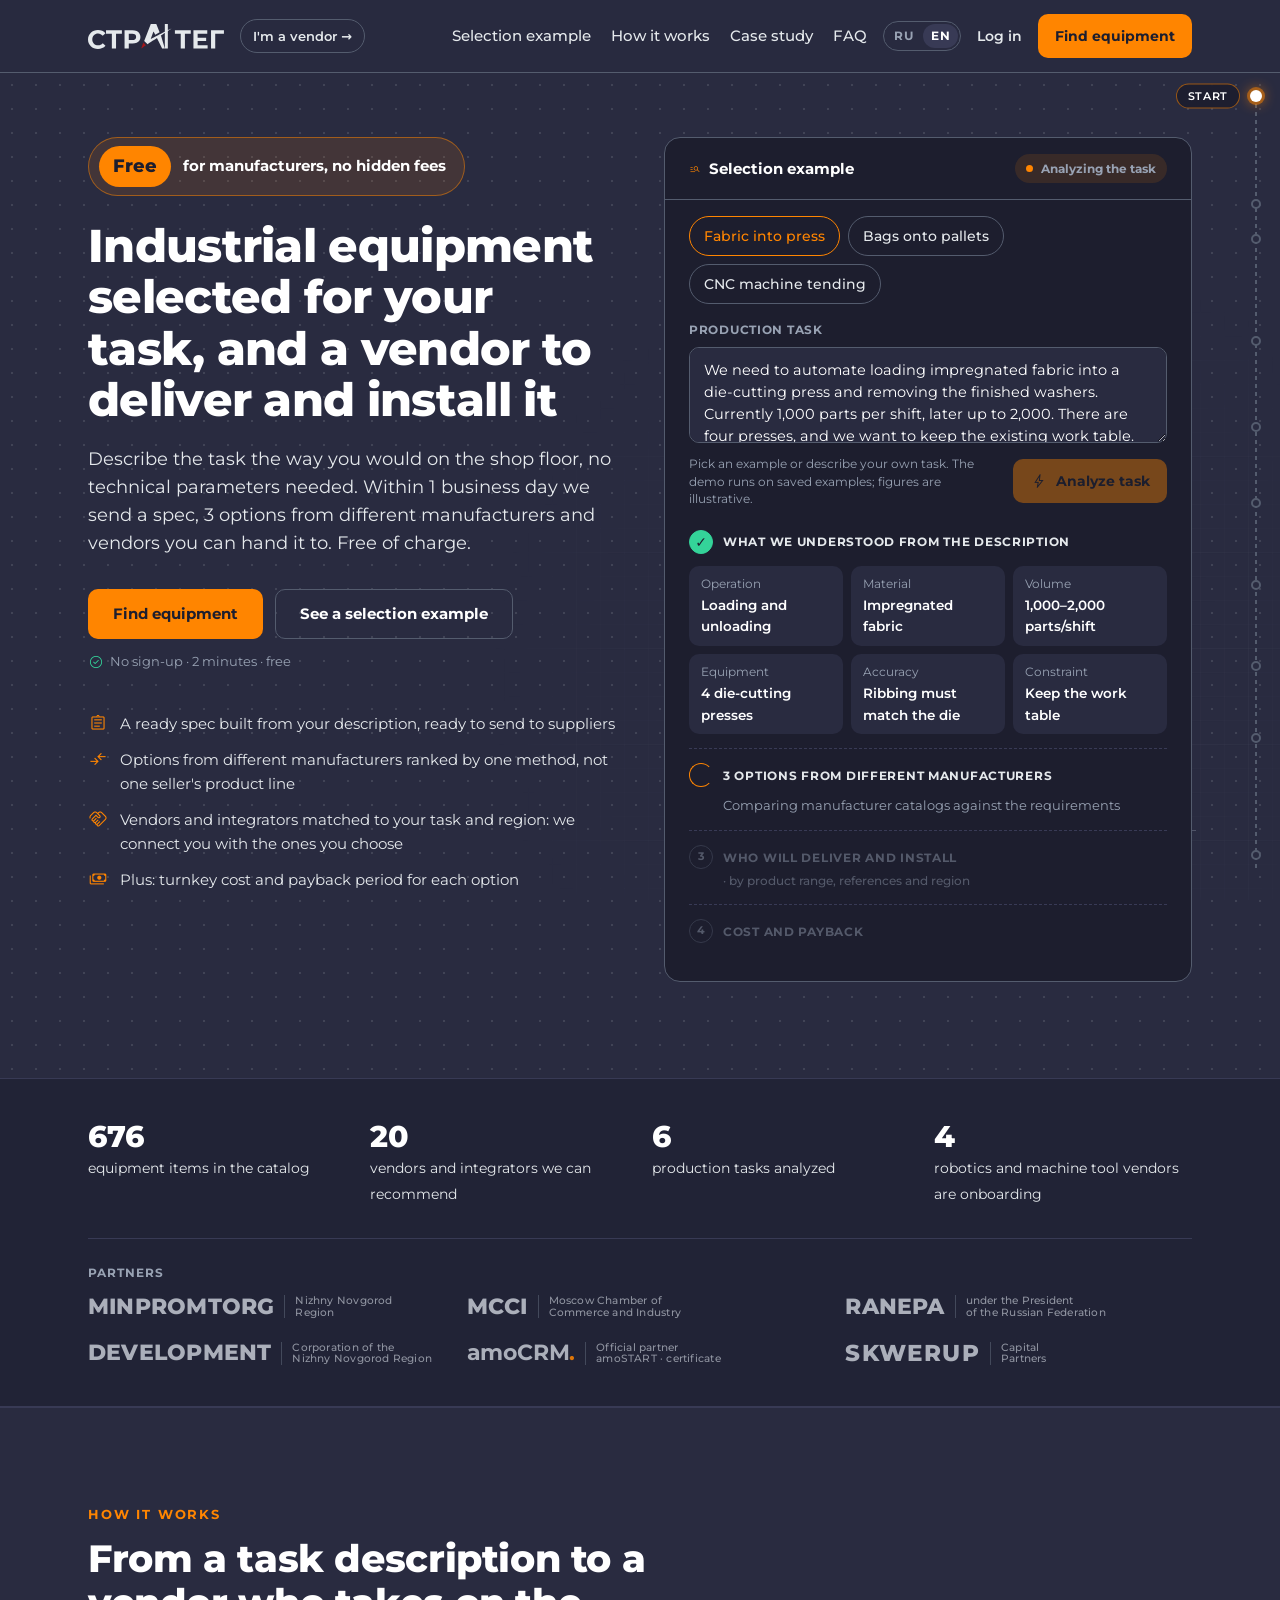
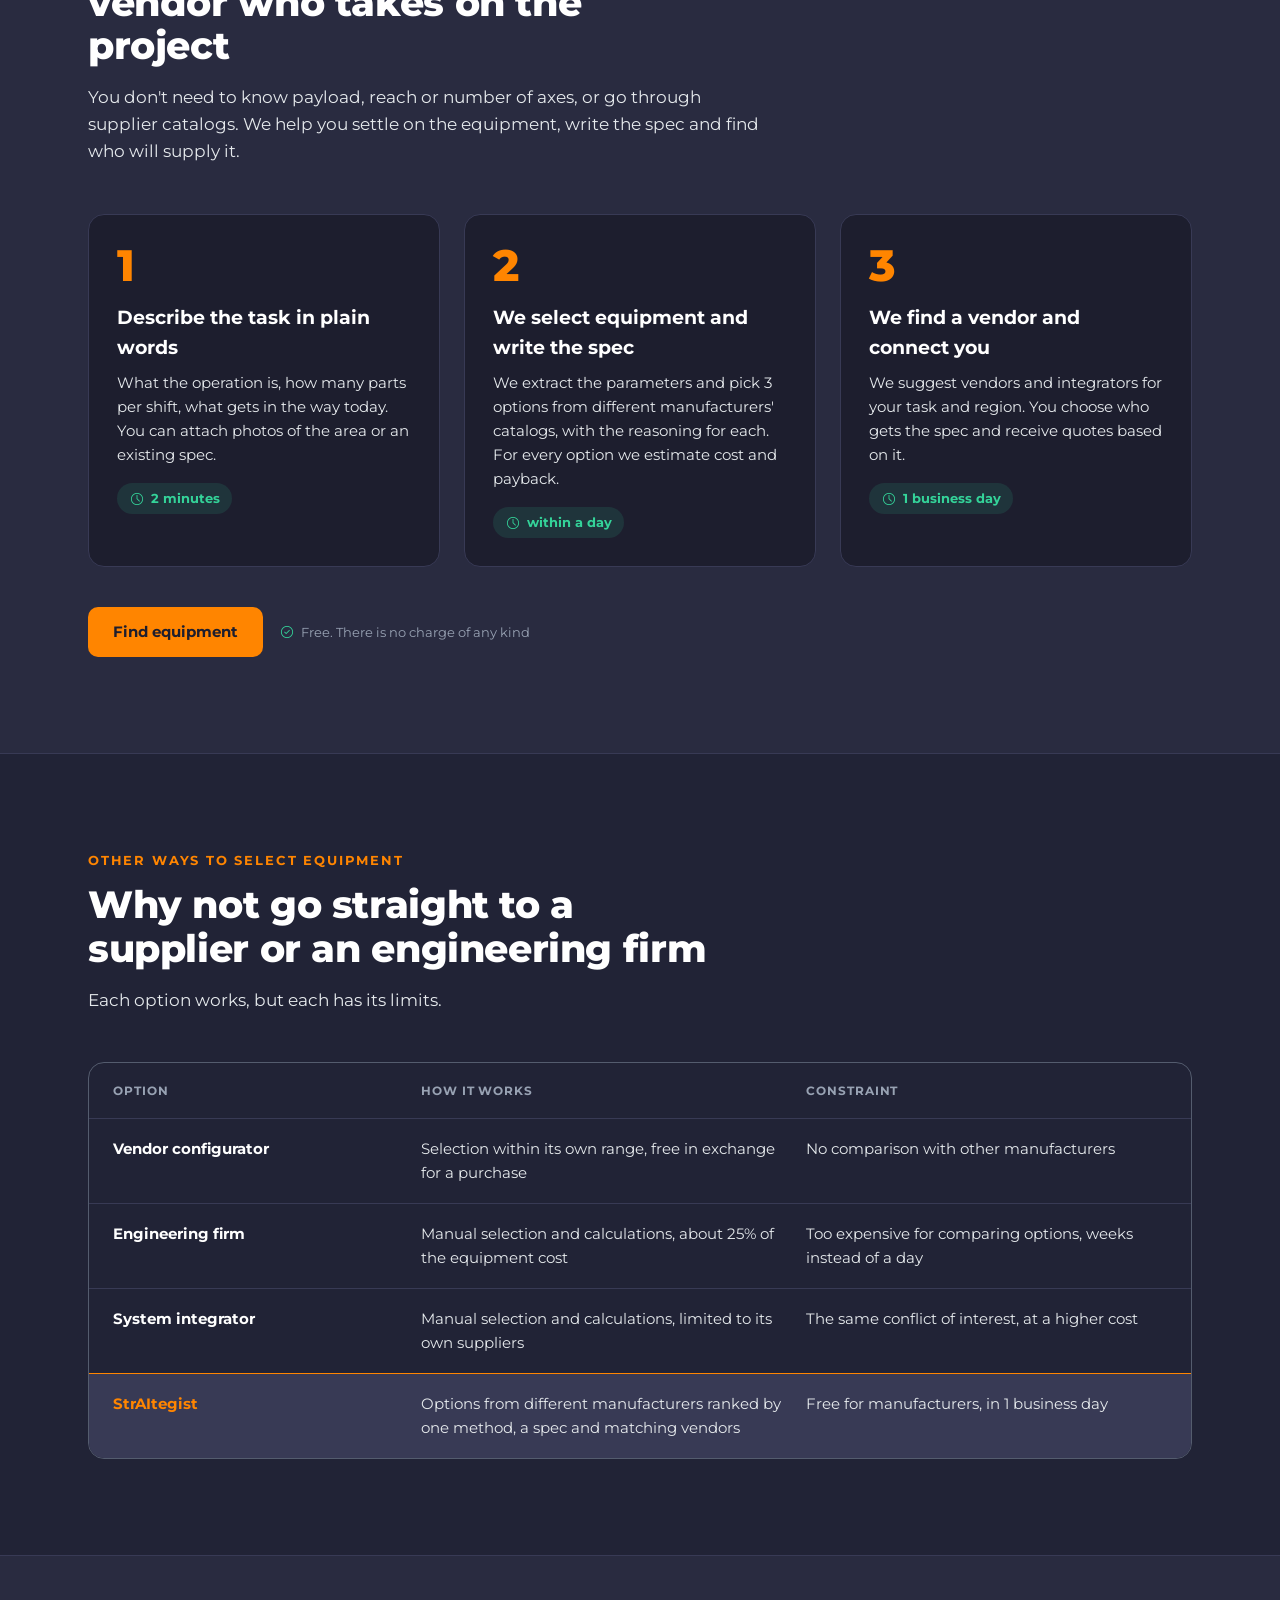
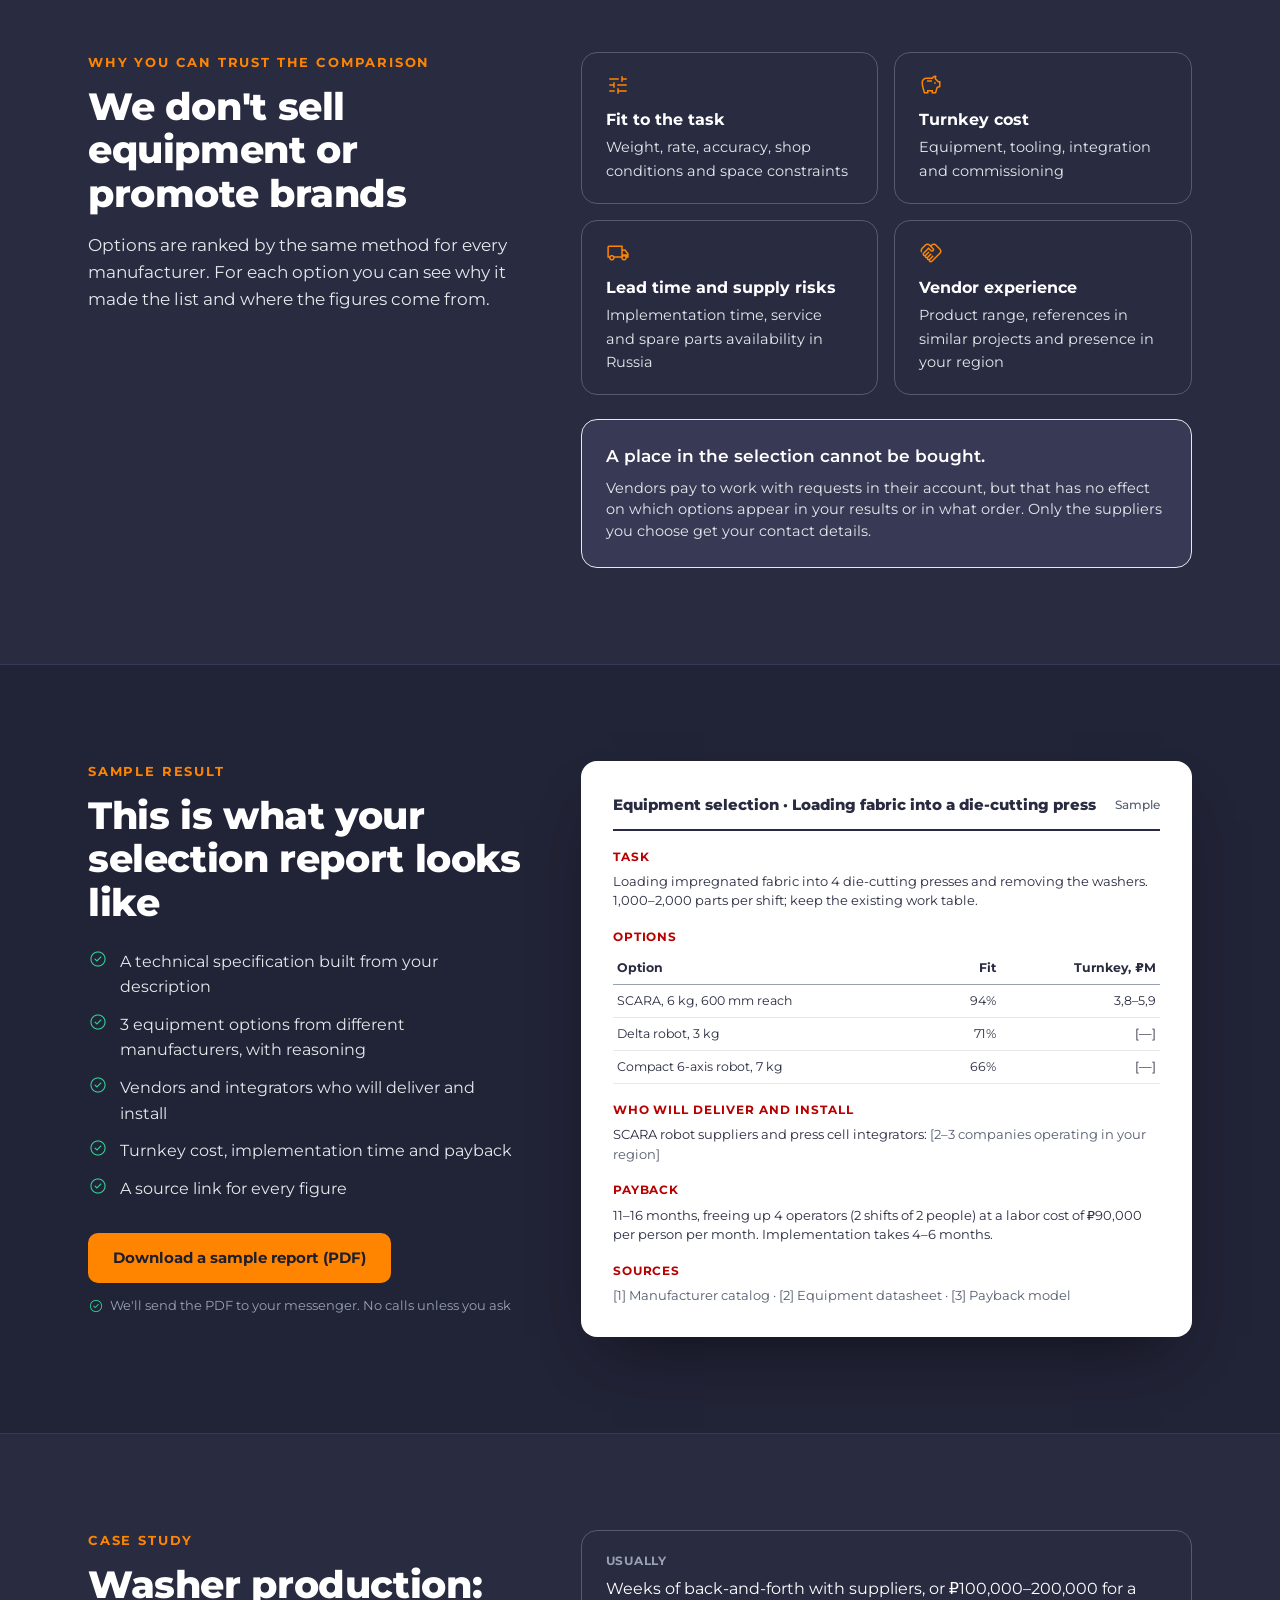
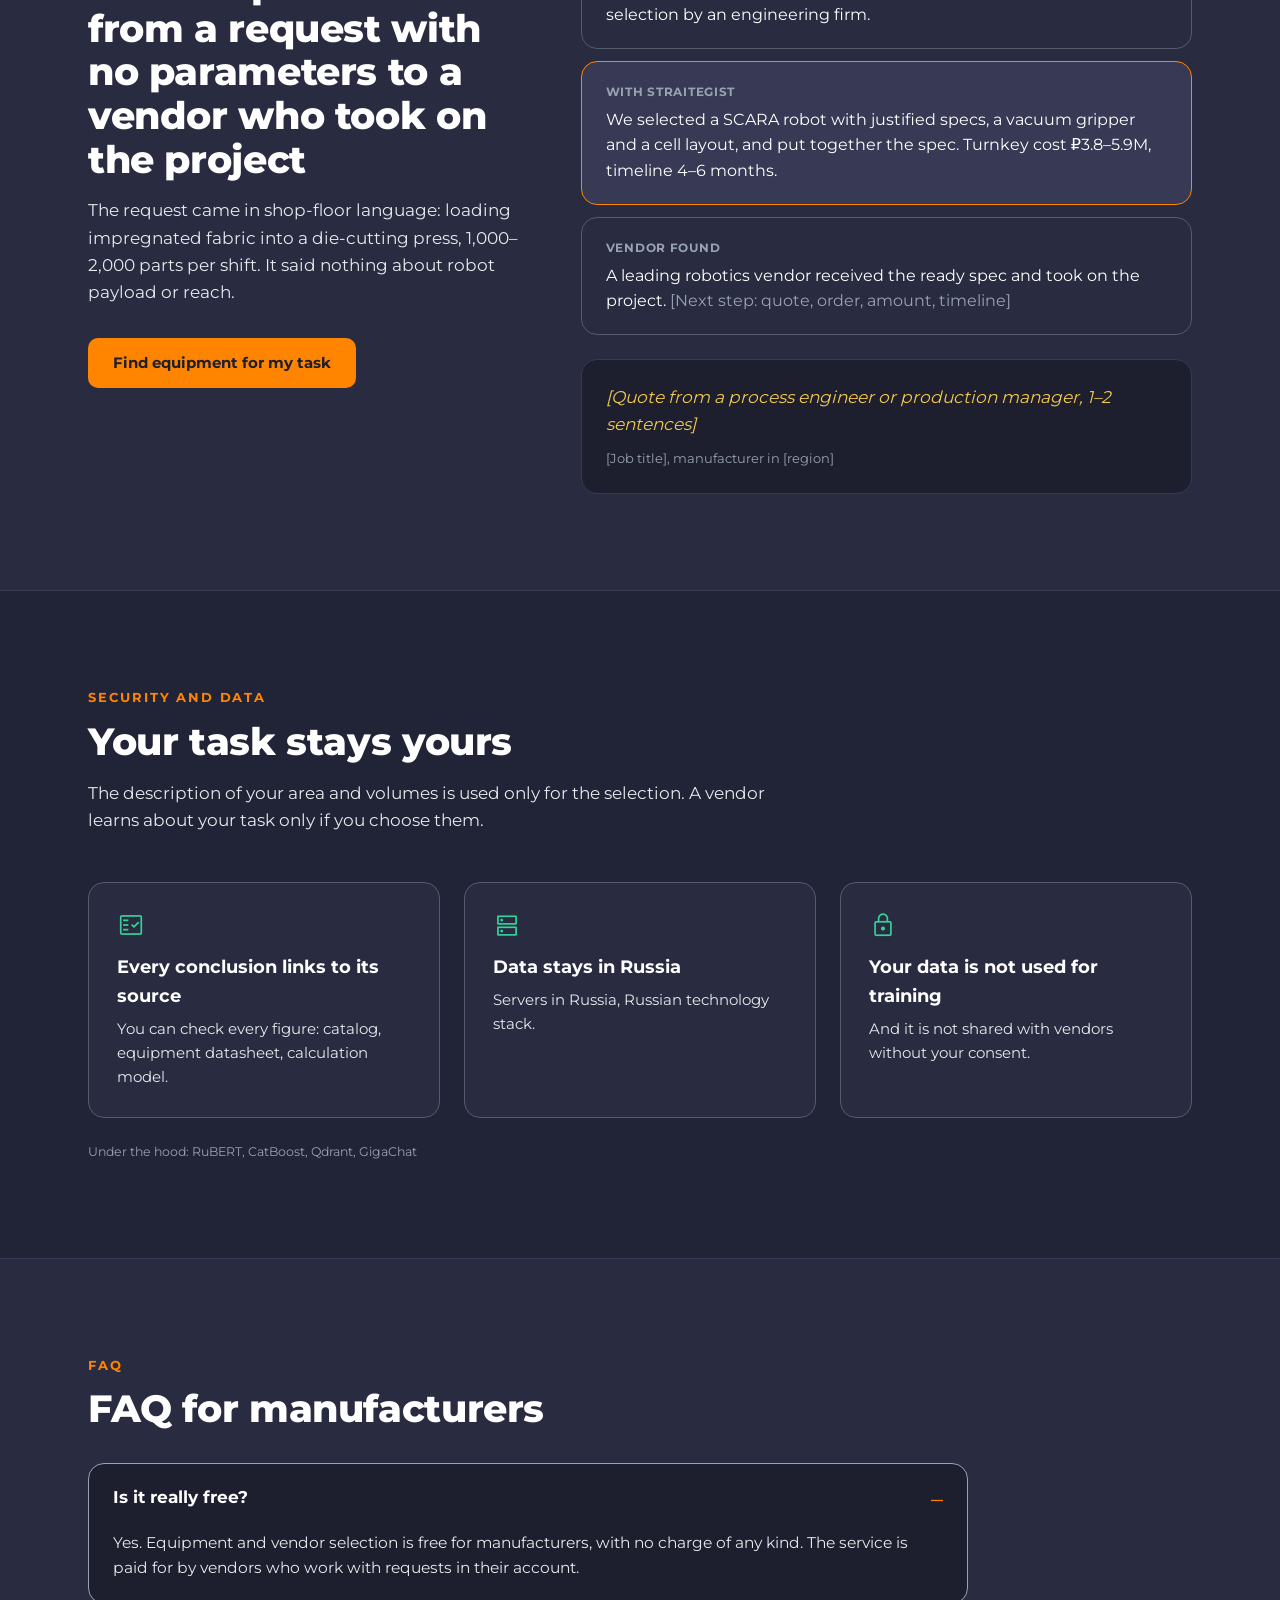
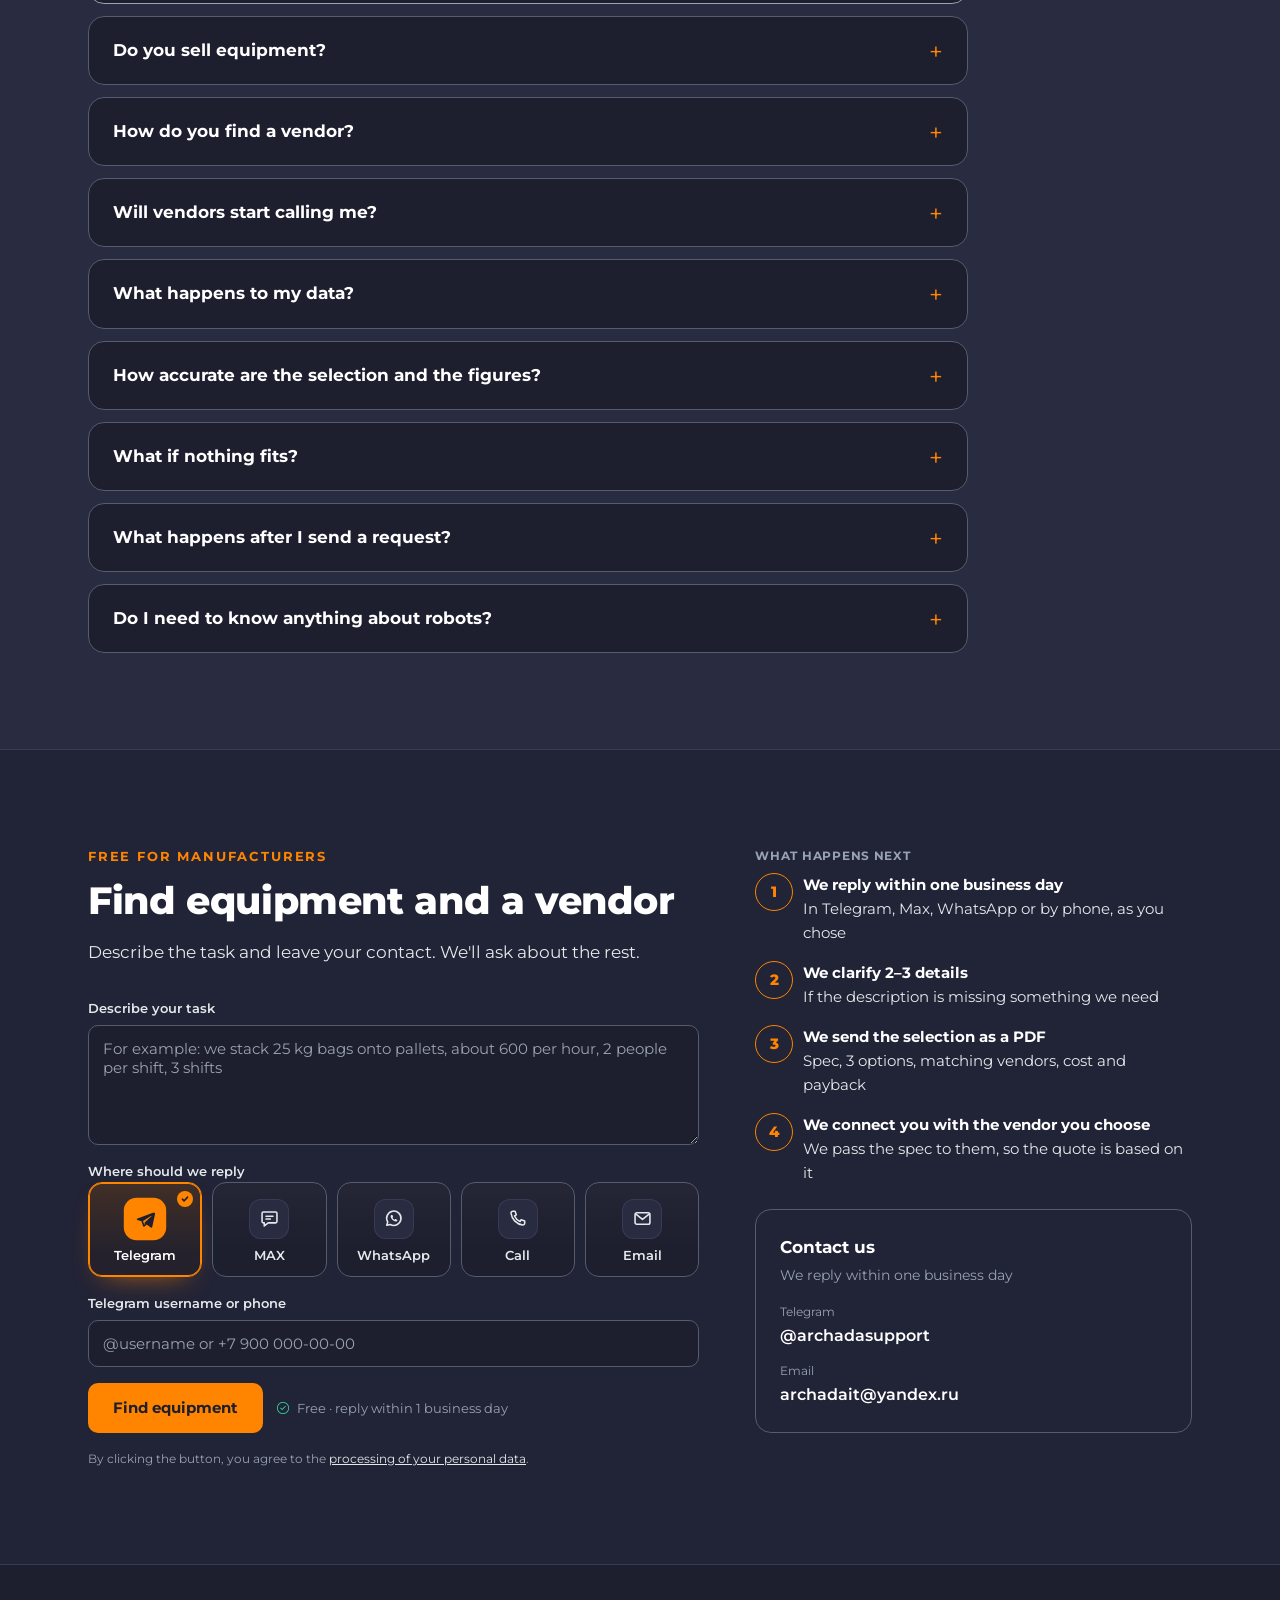
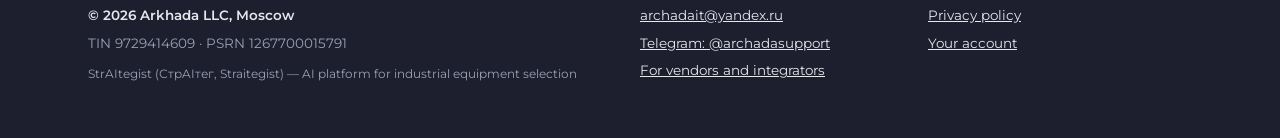
<file: en/index.html>
<!doctype html>
<html lang="en">
<head>
<meta charset="utf-8">
<meta name="viewport" content="width=device-width, initial-scale=1">
<title>Free industrial equipment and supplier selection | StrAItegist</title>
<meta name="description" content="Free industrial equipment selection for manufacturers: CNC machines, industrial robots, production lines. Within 1 business day you get an equipment spec, 3 options and suppliers who will deliver and install it.">
<link rel="alternate" hreflang="ru" href="https://factory.straitegist.ru/">
<link rel="alternate" hreflang="en" href="https://factory.straitegist.ru/en/">
<link rel="alternate" hreflang="x-default" href="https://factory.straitegist.ru/">
<link rel="canonical" href="https://factory.straitegist.ru/en/">
<meta property="og:type" content="website">
<meta property="og:locale" content="en_US">
<meta property="og:site_name" content="StrAItegist">
<meta property="og:url" content="https://factory.straitegist.ru/en/">
<meta property="og:title" content="Free industrial equipment and supplier selection | StrAItegist">
<meta property="og:description" content="Free industrial equipment selection for manufacturers: CNC machines, industrial robots, production lines. Within 1 business day you get an equipment spec, 3 options and suppliers who will deliver and install it.">
<meta property="og:image" content="https://factory.straitegist.ru/assets/og-plant.png">
<meta property="og:image:width" content="1200">
<meta property="og:image:height" content="630">
<meta name="twitter:card" content="summary_large_image">
<meta name="theme-color" content="#292B40">
<link rel="icon" href="/assets/favicon.svg" type="image/svg+xml">
<link rel="preconnect" href="https://fonts.googleapis.com">
<link rel="preconnect" href="https://fonts.gstatic.com" crossorigin>
<link rel="preload" href="/assets/fonts/montserrat-cyrillic-400-normal.woff2" as="font" type="font/woff2" crossorigin>
<link rel="preload" href="/assets/fonts/montserrat-cyrillic-800-normal.woff2" as="font" type="font/woff2" crossorigin>
<script>document.documentElement.classList.add("js")</script>
<!-- Иконки: только используемые на сайте, загружаются в фоне и не задерживают показ страницы. При добавлении новой иконки допишите её имя в icon_names (по алфавиту). -->
<link rel="preload" as="style" href="https://fonts.googleapis.com/css2?family=Material+Symbols+Outlined:opsz,wght,FILL,GRAD@24,300,0,0&icon_names=assignment,bolt,check,check_circle,compare_arrows,description,dns,fact_check,group_add,handshake,hub,inbox,insights,link,local_shipping,lock,manage_search,model_training,payments,precision_manufacturing,request_quote,savings,schedule,trending_up,tune&display=block" onload="this.onload=null;this.rel='stylesheet';if(document.fonts)document.fonts.load('24px &quot;Material Symbols Outlined&quot;','check').then(function(){document.documentElement.classList.add('ic-ok')})">
<noscript><link rel="stylesheet" href="https://fonts.googleapis.com/css2?family=Material+Symbols+Outlined:opsz,wght,FILL,GRAD@24,300,0,0&icon_names=assignment,bolt,check,check_circle,compare_arrows,description,dns,fact_check,group_add,handshake,hub,inbox,insights,link,local_shipping,lock,manage_search,model_training,payments,precision_manufacturing,request_quote,savings,schedule,trending_up,tune&display=block"></noscript>
<link rel="stylesheet" href="/assets/styles.css?v=20261105c">
<script type="application/ld+json">
{"@context": "https://schema.org", "@graph": [{"@type": "Organization", "@id": "https://straitegist.ru/#org", "name": "StrAItegist", "alternateName": ["StrAItegist", "Straitegist", "Стратег", "Страйтег", "СтрАИтег", "Стр AI тег"], "legalName": "Arkhada LLC", "url": "https://straitegist.ru/", "logo": "https://factory.straitegist.ru/assets/logo.svg", "email": "archadait@yandex.ru", "address": {"@type": "PostalAddress", "addressLocality": "Moscow", "addressCountry": "RU"}}, {"@type": "WebSite", "@id": "https://factory.straitegist.ru/en/#site", "url": "https://factory.straitegist.ru/en/", "name": "StrAItegist for manufacturers", "inLanguage": "en", "publisher": {"@id": "https://straitegist.ru/#org"}, "alternateName": ["StrAItegist", "Стратег", "Страйтег", "StrAItegist"]}, {"@type": "Service", "@id": "https://factory.straitegist.ru/en/#service", "name": "Industrial equipment and supplier selection", "serviceType": "Industrial equipment selection", "description": "Based on a manufacturer's task description, within 1 business day we prepare an equipment spec, 3 equipment options from different manufacturers and the vendors who will deliver and install it. CNC machines, industrial robots, factory automation and robotics.", "provider": {"@id": "https://straitegist.ru/#org"}, "areaServed": {"@type": "Country", "name": "Russia"}, "audience": {"@type": "BusinessAudience", "audienceType": "Industrial companies"}, "offers": {"@type": "Offer", "price": "0", "priceCurrency": "USD", "description": "Free for manufacturers"}, "url": "https://factory.straitegist.ru/en/"}, {"@type": "FAQPage", "@id": "https://factory.straitegist.ru/en/#faq", "mainEntity": [{"@type": "Question", "name": "Do you sell equipment?", "acceptedAnswer": {"@type": "Answer", "text": "No. We don't sell equipment and don't compete with suppliers. Our job is to help you settle on the equipment and find who will supply it."}}, {"@type": "Question", "name": "How do you find a vendor?", "acceptedAnswer": {"@type": "Answer", "text": "We match your task against vendor and integrator profiles: product range, references in similar projects and region. We suggest the ones that fit, and you choose who gets the spec."}}, {"@type": "Question", "name": "Will vendors start calling me?", "acceptedAnswer": {"@type": "Answer", "text": "No. The selection comes to you. Only the suppliers you choose get your contact details."}}, {"@type": "Question", "name": "What happens to my data?", "acceptedAnswer": {"@type": "Answer", "text": "Your task description is stored on servers in Russia and used only for your selection. We don't use your data for training and don't share it with third parties without your consent."}}, {"@type": "Question", "name": "How accurate are the selection and the figures?", "acceptedAnswer": {"@type": "Answer", "text": "Every option comes with reasoning and a source link. Anything uncertain is marked \"Needs expert review\". Cost and payback are preliminary; the exact price comes in the vendor's quote based on your spec."}}, {"@type": "Question", "name": "What if nothing fits?", "acceptedAnswer": {"@type": "Answer", "text": "We'll tell you so and explain why. If the task can be solved another way, for example with a different class of equipment, we'll suggest it."}}, {"@type": "Question", "name": "What happens after I send a request?", "acceptedAnswer": {"@type": "Answer", "text": "Within one business day we message you in the channel you chose, clarify 2–3 details if needed and send the selection: a spec, 3 options and matching vendors."}}, {"@type": "Question", "name": "Do I need to know anything about robots?", "acceptedAnswer": {"@type": "Answer", "text": "No. Describe the operation the way you'd explain it to a new employee: what you do, how much, what the constraints are. We'll work out the equipment parameters ourselves."}}]}]}
</script>
<!-- Яндекс.Метрика: впишите номер счётчика в YM_ID -->
<script>
window.YM_ID = 0;
if (window.YM_ID) {
  (function(m,e,t,r,i,k,a){m[i]=m[i]||function(){(m[i].a=m[i].a||[]).push(arguments)};m[i].l=1*new Date();
  for (var j = 0; j < document.scripts.length; j++) {if (document.scripts[j].src === r) { return; }}
  k=e.createElement(t),a=e.getElementsByTagName(t)[0],k.async=1,k.src=r,a.parentNode.insertBefore(k,a)})
  (window, document, "script", "https://mc.yandex.ru/metrika/tag.js", "ym");
  ym(window.YM_ID, "init", {clickmap:true, trackLinks:true, accurateTrackBounce:true, webvisor:true});
}
</script>
</head>
<body class="plant" data-audience="plant">
<div class="pg">

<header class="top">
<div class="wrap" style="position: relative">
<a class="logo" href="#top" aria-label="StrAItegist, home"><img src="/assets/logo.svg" alt="StrAItegist" width="136" height="25" style="display:block"></a>
<a class="aud" href="https://vendors.straitegist.ru/en/">I'm a vendor<span class="aud-x"> or integrator</span> →</a>
<nav class="nav" aria-label="Sections">
<a href="#demo">Selection example</a>
<a href="#how">How it works</a>
<a href="#case">Case study</a>
<a href="#faq">FAQ</a>
</nav>



<div class="lang" role="group" aria-label="Language"><a href="https://factory.straitegist.ru/" hreflang="ru" lang="ru">RU</a><a href="https://factory.straitegist.ru/en/" hreflang="en" lang="en" aria-current="page">EN</a></div>
<a class="login" href="https://straitegist.ru/?role=plant">Log in</a>
<a class="btn btn-p btn-s hd-cta" href="#lead">Find equipment</a>
<details class="burger">
<summary aria-label="Open menu"><svg class="svg-ic" width="20" height="20" viewBox="0 0 24 24" aria-hidden="true"><path d="M4 7h16M4 12h16M4 17h16" stroke="currentColor" stroke-width="2" stroke-linecap="round" fill="none"/></svg></summary>
<div class="menu">
<a class="mlang" href="https://factory.straitegist.ru/" lang="ru">Русский</a>
<a href="#demo">Selection example</a>
<a href="#how">How it works</a>
<a href="#case">Case study</a>
<a href="#faq">FAQ</a>
<a href="https://vendors.straitegist.ru/en/">I'm a vendor or integrator</a>
<a href="https://straitegist.ru/?role=plant">Log in to your account</a>
</div>
</details>
</div>
</header>

<main id="top">
<section class="hero">
<div class="wrap">
<div>
<span class="free"><b>Free</b>for manufacturers, no hidden fees</span>
<h1 class="h">Industrial equipment selected for your task, and a vendor to deliver and install it</h1>
<p class="lead">Describe the task the way you would on the shop floor, no technical parameters needed. Within 1 business day we send a spec, 3 options from different manufacturers and vendors you can hand it to. Free of charge.</p>
<div class="cta">
<a class="btn btn-p" href="#lead">Find equipment</a>
<a class="btn btn-g" href="#sample">See a selection example</a>
</div>
<p class="micro"><span class="ic">check_circle</span>No sign-up · 2 minutes · free</p>
<ul class="ticks">
<li><span class="ic">assignment</span><span>A ready spec built from your description, ready to send to suppliers</span></li>
<li><span class="ic">compare_arrows</span><span>Options from different manufacturers ranked by one method, not one seller's product line</span></li>
<li><span class="ic">handshake</span><span>Vendors and integrators matched to your task and region: we connect you with the ones you choose</span></li>
<li><span class="ic">payments</span><span>Plus: turnkey cost and payback period for each option</span></li>
</ul>
</div>

<div class="card" id="demo" style="scroll-margin-top: 90px">
<div class="demo-head"><p><span class="ic">manage_search</span>Selection example</p><span class="status" id="demo-status" data-state="idle" aria-live="polite"><i></i><span>Ready</span></span></div>
<div class="demo-in">
<div class="chips" id="chips" role="group" aria-label="Examples">
</div>
<label class="dlbl" for="demo-task">Production task</label>
<textarea id="demo-task" rows="3" placeholder="For example: stacking 25 kg bags onto pallets, 600 bags per hour"></textarea>
<div class="demo-run"><p class="hint">Pick an example or describe your own task. The demo runs on saved examples; figures are illustrative.</p><button class="btn btn-p btn-s" id="demo-run" type="button"><span class="ic">bolt</span>Analyze task</button></div>
<div id="demo-out" aria-live="polite"></div>
</div>
</div>
</div>
</section>

<section class="proof" aria-label="Numbers and partners">
<div class="wrap">
<div class="nums">
<div><strong>676</strong><span>equipment items in the catalog</span></div>
<div><strong>20</strong><span>vendors and integrators we can recommend</span></div>
<div><strong>6</strong><span>production tasks analyzed</span></div>
<div><strong>4</strong><span>robotics and machine tool vendors are onboarding</span></div>
</div>
<div class="trust">
<small>Partners</small>
<ul class="plogos">
<li class="pl pl-row" title="Ministry of Industry, Trade and Entrepreneurship of the Nizhny Novgorod Region"><span class="pl-a pl-xl">MINPROMTORG</span><span class="pl-b">Nizhny Novgorod<br>Region</span></li>
<li class="pl pl-row" title="Moscow Chamber of Commerce and Industry"><span class="pl-a pl-xl">MCCI</span><span class="pl-b">Moscow Chamber of<br>Commerce and Industry</span></li>
<li class="pl pl-row" title="Russian Presidential Academy of National Economy and Public Administration"><span class="pl-a pl-xl">RANEPA</span><span class="pl-b">under the President<br>of the Russian Federation</span></li>
<li class="pl pl-row" title="Nizhny Novgorod Region Development Corporation"><span class="pl-a pl-xl">DEVELOPMENT</span><span class="pl-b">Corporation of the<br>Nizhny Novgorod Region</span></li>
<li class="pl pl-row"><a class="pl-link" href="/assets/partners/amocrm-partner-certificate.jpg" data-lightbox="cert" title="amoCRM official partner certificate"><span class="pl-a pl-xl pl-amo">amoCRM<i>.</i></span><span class="pl-b">Official partner<br>amoSTART · certificate</span></a></li>
<li class="pl pl-row" title="Skwerup Capital Partners"><span class="pl-a pl-xl pl-lat">SKWERUP</span><span class="pl-b">Capital<br>Partners</span></li>
</ul>
</div>
</div>
</section>

<section class="blk" id="how" style="scroll-margin-top: 72px">
<div class="wrap">
<p class="eyebrow">How it works</p>
<h2 class="t">From a task description to a vendor who takes on the project</h2>
<p class="intro">You don't need to know payload, reach or number of axes, or go through supplier catalogs. We help you settle on the equipment, write the spec and find who will supply it.</p>
<ol class="steps">
<li><p class="n">1</p><h3>Describe the task in plain words</h3><p>What the operation is, how many parts per shift, what gets in the way today. You can attach photos of the area or an existing spec.</p><span class="time"><span class="ic">schedule</span>2 minutes</span></li>
<li><p class="n">2</p><h3>We select equipment and write the spec</h3><p>We extract the parameters and pick 3 options from different manufacturers' catalogs, with the reasoning for each. For every option we estimate cost and payback.</p><span class="time"><span class="ic">schedule</span>within a day</span></li>
<li><p class="n">3</p><h3>We find a vendor and connect you</h3><p>We suggest vendors and integrators for your task and region. You choose who gets the spec and receive quotes based on it.</p><span class="time"><span class="ic">schedule</span>1 business day</span></li>
</ol>
<div class="after">
<a class="btn btn-p" href="#lead">Find equipment</a>
<p class="micro" style="margin: 0"><span class="ic">check_circle</span>Free. There is no charge of any kind</p>
</div>
</div>
</section>

<section class="blk alt" id="compare">
<div class="wrap">
<p class="eyebrow">Other ways to select equipment</p>
<h2 class="t">Why not go straight to a supplier or an engineering firm</h2>
<p class="intro">Each option works, but each has its limits.</p>
<div class="cmp">
<div><span>Option</span><span>How it works</span><span>Constraint</span></div>
<div><b>Vendor configurator</b><span>Selection within its own range, free in exchange for a purchase</span><span>No comparison with other manufacturers</span></div>
<div><b>Engineering firm</b><span>Manual selection and calculations, about 25% of the equipment cost</span><span>Too expensive for comparing options, weeks instead of a day</span></div>
<div><b>System integrator</b><span>Manual selection and calculations, limited to its own suppliers</span><span>The same conflict of interest, at a higher cost</span></div>
<div class="us"><b>StrAItegist</b><span>Options from different manufacturers ranked by one method, a spec and matching vendors</span><span>Free for manufacturers, in 1 business day</span></div>
</div>
</div>
</section>

<section class="blk" id="fair">
<div class="wrap split">
<div>
<p class="eyebrow">Why you can trust the comparison</p>
<h2 class="t">We don't sell equipment or promote brands</h2>
<p class="intro" style="margin-bottom: 0">Options are ranked by the same method for every manufacturer. For each option you can see why it made the list and where the figures come from.</p>
</div>
<div>
<ul class="rank">
<li><span class="ic">tune</span><b>Fit to the task</b><p>Weight, rate, accuracy, shop conditions and space constraints</p></li>
<li><span class="ic">savings</span><b>Turnkey cost</b><p>Equipment, tooling, integration and commissioning</p></li>
<li><span class="ic">local_shipping</span><b>Lead time and supply risks</b><p>Implementation time, service and spare parts availability in Russia</p></li>
<li><span class="ic">handshake</span><b>Vendor experience</b><p>Product range, references in similar projects and presence in your region</p></li>
</ul>
<div class="pledge">A place in the selection cannot be bought.<span>Vendors pay to work with requests in their account, but that has no effect on which options appear in your results or in what order. Only the suppliers you choose get your contact details.</span></div>
</div>
</div>
</section>

<section class="blk alt" id="sample" style="scroll-margin-top: 72px">
<div class="wrap split">
<div>
<p class="eyebrow">Sample result</p>
<h2 class="t">This is what your selection report looks like</h2>
<ul class="inc">
<li><span class="ic">check_circle</span><span>A technical specification built from your description</span></li>
<li><span class="ic">check_circle</span><span>3 equipment options from different manufacturers, with reasoning</span></li>
<li><span class="ic">check_circle</span><span>Vendors and integrators who will deliver and install</span></li>
<li><span class="ic">check_circle</span><span>Turnkey cost, implementation time and payback</span></li>
<li><span class="ic">check_circle</span><span>A source link for every figure</span></li>
</ul>
<div class="cta">
<a class="btn btn-p" href="#lead" data-goal="sample_download" data-interest="sample">Download a sample report (PDF)</a>
</div>
<p class="micro"><span class="ic">check_circle</span>We'll send the PDF to your messenger. No calls unless you ask</p>
</div>
<div class="report" aria-label="Report page preview">
<div class="rh"><span>Equipment selection · Loading fabric into a die-cutting press</span><small>Sample</small></div>
<h4>Task</h4>
<p>Loading impregnated fabric into 4 die-cutting presses and removing the washers. 1,000–2,000 parts per shift; keep the existing work table.</p>
<h4>Options</h4>
<table class="rt">
<thead><tr><th>Option</th><th class="r">Fit</th><th class="r">Turnkey, ₽M</th></tr></thead>
<tbody>
<tr><td>SCARA, 6 kg, 600 mm reach</td><td class="r">94%</td><td class="r">3,8–5,9</td></tr>
<tr><td>Delta robot, 3 kg</td><td class="r">71%</td><td class="r">[—]</td></tr>
<tr><td>Compact 6-axis robot, 7 kg</td><td class="r">66%</td><td class="r">[—]</td></tr>
</tbody>
</table>
<h4>Who will deliver and install</h4>
<p>SCARA robot suppliers and press cell integrators: <span style="color: #545C6E">[2–3 companies operating in your region]</span></p>
<h4>Payback</h4>
<p>11–16 months, freeing up 4 operators (2 shifts of 2 people) at a labor cost of ₽90,000 per person per month. Implementation takes 4–6 months.</p>
<h4>Sources</h4>
<p style="color: #545C6E">[1] Manufacturer catalog · [2] Equipment datasheet · [3] Payback model</p>
</div>
</div>
</section>

<section class="blk" id="case" style="scroll-margin-top: 72px">
<div class="wrap split">
<div>
<p class="eyebrow">Case study</p>
<h2 class="t">Washer production: from a request with no parameters to a vendor who took on the project</h2>
<p class="intro" style="margin-bottom: 32px">The request came in shop-floor language: loading impregnated fabric into a die-cutting press, 1,000–2,000 parts per shift. It said nothing about robot payload or reach.</p>
<a class="btn btn-p" href="#lead">Find equipment for my task</a>
</div>
<div>
<div class="ba">
<div><span>Usually</span><p>Weeks of back-and-forth with suppliers, or ₽100,000–200,000 for a selection by an engineering firm.</p></div>
<div class="now"><span>With StrAItegist</span><p>We selected a SCARA robot with justified specs, a vacuum gripper and a cell layout, and put together the spec. Turnkey cost ₽3.8–5.9M, timeline 4–6 months.</p></div>
<div><span>Vendor found</span><p>A leading robotics vendor received the ready spec and took on the project. <span class="ph" style="display: inline; text-transform: none; letter-spacing: 0; font-size: 16px; font-weight: 400">[Next step: quote, order, amount, timeline]</span></p></div>
</div>
<blockquote class="qt" style="margin-left: 0; margin-right: 0"><span class="ph">[Quote from a process engineer or production manager, 1–2 sentences]</span><cite>[Job title], manufacturer in [region]</cite></blockquote>
</div>
</div>
</section>

<section class="blk alt" id="data">
<div class="wrap">
<p class="eyebrow">Security and data</p>
<h2 class="t">Your task stays yours</h2>
<p class="intro">The description of your area and volumes is used only for the selection. A vendor learns about your task only if you choose them.</p>
<div class="sec">
<div><span class="ic">fact_check</span><b>Every conclusion links to its source</b><p>You can check every figure: catalog, equipment datasheet, calculation model.</p></div>
<div><span class="ic">dns</span><b>Data stays in Russia</b><p>Servers in Russia, Russian technology stack.</p></div>
<div><span class="ic">lock</span><b>Your data is not used for training</b><p>And it is not shared with vendors without your consent.</p></div>
</div>
<p class="stack">Under the hood: RuBERT, CatBoost, Qdrant, GigaChat</p>
</div>
</section>

<section class="blk" id="faq" style="scroll-margin-top: 72px">
<div class="wrap">
<p class="eyebrow">FAQ</p>
<h2 class="t">FAQ for manufacturers</h2>
<div class="faq" style="margin-top: 32px">
<details open="open"><summary>Is it really free?</summary><p>Yes. Equipment and vendor selection is free for manufacturers, with no charge of any kind. The service is paid for by vendors who work with requests in their account.</p></details>
<details><summary>Do you sell equipment?</summary><p>No. We don't sell equipment and don't compete with suppliers. Our job is to help you settle on the equipment and find who will supply it.</p></details>
<details><summary>How do you find a vendor?</summary><p>We match your task against vendor and integrator profiles: product range, references in similar projects and region. We suggest the ones that fit, and you choose who gets the spec.</p></details>
<details><summary>Will vendors start calling me?</summary><p>No. The selection comes to you. Only the suppliers you choose get your contact details.</p></details>
<details><summary>What happens to my data?</summary><p>Your task description is stored on servers in Russia and used only for your selection. We don't use your data for training and don't share it with third parties without your consent.</p></details>
<details><summary>How accurate are the selection and the figures?</summary><p>Every option comes with reasoning and a source link. Anything uncertain is marked "Needs expert review". Cost and payback are preliminary; the exact price comes in the vendor's quote based on your spec.</p></details>
<details><summary>What if nothing fits?</summary><p>We'll tell you so and explain why. If the task can be solved another way, for example with a different class of equipment, we'll suggest it.</p></details>
<details><summary>What happens after I send a request?</summary><p>Within one business day we message you in the channel you chose, clarify 2–3 details if needed and send the selection: a spec, 3 options and matching vendors.</p></details>
<details><summary>Do I need to know anything about robots?</summary><p>No. Describe the operation the way you'd explain it to a new employee: what you do, how much, what the constraints are. We'll work out the equipment parameters ourselves.</p></details>
</div>
</div>
</section>

<section class="blk alt" id="lead" style="scroll-margin-top: 72px">
<div class="wrap lead-w">
<div>
<p class="eyebrow">Free for manufacturers</p>
<h2 class="t">Find equipment and a vendor</h2>
<p class="intro" style="margin-bottom: 32px">Describe the task and leave your contact. We'll ask about the rest.</p>
<div id="step1">
<form class="f" id="lead-form" novalidate><input type="hidden" name="interest" value=""><div style="position:absolute;left:-9999px" aria-hidden="true"><label>Leave this empty<input name="website" tabindex="-1" autocomplete="off"></label></div>
<div class="fld"><label for="p-task">Describe your task</label><textarea id="p-task" name="task" placeholder="For example: we stack 25 kg bags onto pallets, about 600 per hour, 2 people per shift, 3 shifts"></textarea></div>
<fieldset class="fld">
<legend>Where should we reply</legend>
<div class="pick pick-5">
<label class="pk"><input type="radio" name="messenger" value="telegram" checked><span class="pk-c"><span class="pk-i"><svg width="21" height="21" viewBox="0 0 24 24" fill="currentColor" aria-hidden="true"><path d="M20.7 4.3 3.4 11c-1.2.5-1.2 1.2-.2 1.5l4.4 1.4 1.7 5.2c.2.6.4.8.8.8.4 0 .6-.2.9-.5l2.2-2.1 4.5 3.3c.8.5 1.4.2 1.6-.8l2.9-13.6c.3-1.2-.4-1.7-1.5-1.3Zm-11.4 9.4 8.6-5.4c.4-.3.8-.1.5.2l-7.3 6.6-.3 3.1-1.5-4.5Z"/></svg></span><span class="pk-t">Telegram</span></span></label>
<label class="pk"><input type="radio" name="messenger" value="max"><span class="pk-c"><span class="pk-i"><svg width="21" height="21" viewBox="0 0 24 24" fill="none" stroke="currentColor" stroke-width="1.8" stroke-linejoin="round" stroke-linecap="round" aria-hidden="true"><path d="M5 4.5h14a1.5 1.5 0 0 1 1.5 1.5v9.5A1.5 1.5 0 0 1 19 17h-8.5L6 20.5V17H5a1.5 1.5 0 0 1-1.5-1.5V6A1.5 1.5 0 0 1 5 4.5Z"/><path d="M8 9.5h8M8 12.5h5"/></svg></span><span class="pk-t">MAX</span></span></label>
<label class="pk"><input type="radio" name="messenger" value="whatsapp"><span class="pk-c"><span class="pk-i"><svg width="21" height="21" viewBox="0 0 24 24" aria-hidden="true"><path d="M4.3 19.7 5.4 16A8.2 8.2 0 1 1 8.3 18.8Z" fill="none" stroke="currentColor" stroke-width="1.8" stroke-linejoin="round"/><path fill="currentColor" d="M9.1 8.4c.2-.4.5-.5.8-.5h.5c.2 0 .4.1.5.4l.6 1.5c.1.2 0 .4-.1.6l-.5.6c.5 1 1.3 1.8 2.3 2.3l.6-.5c.2-.1.4-.2.6-.1l1.5.6c.3.1.4.3.4.5v.5c0 .3-.1.6-.5.8-.6.3-1.7.4-3.1-.3a7.3 7.3 0 0 1-3.5-3.5c-.6-1.3-.5-2.3-.1-2.9Z"/></svg></span><span class="pk-t">WhatsApp</span></span></label>
<label class="pk"><input type="radio" name="messenger" value="phone"><span class="pk-c"><span class="pk-i"><svg width="21" height="21" viewBox="0 0 24 24" fill="none" stroke="currentColor" stroke-width="1.8" stroke-linejoin="round" aria-hidden="true"><path d="M6.6 3.8h2.6l1.4 4-2 1.3a11.6 11.6 0 0 0 6.3 6.3l1.3-2 4 1.4V17.4a2 2 0 0 1-2.2 2A15.4 15.4 0 0 1 4.6 6a2 2 0 0 1 2-2.2Z"/></svg></span><span class="pk-t">Call</span></span></label>
<label class="pk"><input type="radio" name="messenger" value="email"><span class="pk-c"><span class="pk-i"><svg width="21" height="21" viewBox="0 0 24 24" fill="none" stroke="currentColor" stroke-width="1.8" stroke-linejoin="round" stroke-linecap="round" aria-hidden="true"><rect x="3.5" y="5.5" width="17" height="13" rx="2"/><path d="m4.5 7 7.5 6 7.5-6"/></svg></span><span class="pk-t">Email</span></span></label>
</div>
</fieldset>
<div class="fld"><label for="p-contact">Phone or messenger username</label><input id="p-contact" name="contact" autocomplete="tel" placeholder="+7 900 000-00-00 or @username"></div>
<div class="cta">
<button class="btn btn-p" type="submit">Find equipment</button>
<p class="micro" style="margin: 0"><span class="ic">check_circle</span>Free · reply within 1 business day</p>
</div>
<p class="msg" id="form-msg" role="status"></p>
<p class="consent">By clicking the button, you agree to the <a href="/en/privacy/">processing of your personal data</a>.</p>
</form>
</div>
<div id="step2" hidden>
<div class="done"><b><span class="ic">check_circle</span>We've got your task</b><p>We'll reply within one business day. To find vendors near you, add a couple of details.</p></div>
<form class="f" id="lead-form-2" novalidate>
<div class="two">
<div class="fld"><label for="p-name">Name</label><input id="p-name" name="name" autocomplete="name"></div>
<div class="fld"><label for="p-company">Company</label><input id="p-company" name="company" autocomplete="organization"></div>
</div>
<div class="fld"><label for="p-region">City or region of your plant</label><input id="p-region" name="region" placeholder="For example: Nizhny Novgorod"></div>
<div class="fld"><label for="p-role">Your role</label><input id="p-role" name="role" placeholder="Chief engineer, production director, process engineer"></div>
<div class="cta"><button class="btn btn-g" type="submit">Add details</button></div>
</form>
</div>
</div>
<aside>
<p class="lbl" style="margin-top: 0">What happens next</p>
<ol class="next">
<li><span><b>We reply within one business day</b>In Telegram, Max, WhatsApp or by phone, as you chose</span></li>
<li><span><b>We clarify 2–3 details</b>If the description is missing something we need</span></li>
<li><span><b>We send the selection as a PDF</b>Spec, 3 options, matching vendors, cost and payback</span></li>
<li><span><b>We connect you with the vendor you choose</b>We pass the spec to them, so the quote is based on it</span></li>
</ol>
<div class="contact">
<h3>Contact us</h3>
<p class="role">We reply within one business day</p>
<dl>
<div><dt>Telegram</dt><dd><a href="https://t.me/archadasupport">@archadasupport</a></dd></div>
<div><dt>Email</dt><dd><a href="mailto:archadait@yandex.ru">archadait@yandex.ru</a></dd></div>
</dl>
</div>
</aside>
</div>
</section>
</main>

<footer class="ft">
<div class="wrap">
<div>
<p style="color: #E5E9EC; font-weight: 600">© 2026 Arkhada LLC, Moscow</p>
<p>TIN 9729414609 · PSRN 1267700015791</p>
<p class="brand-alt">StrAItegist (СтрAIтег, Straitegist) — AI platform for industrial equipment selection</p>
</div>
<div>
<p><a href="mailto:archadait@yandex.ru">archadait@yandex.ru</a></p>
<p><a href="https://t.me/archadasupport">Telegram: @archadasupport</a></p>
<p><a href="https://vendors.straitegist.ru/en/">For vendors and integrators</a></p>
</div>
<div>
<p><a href="/en/privacy/">Privacy policy</a></p>
<p><a href="https://straitegist.ru/?role=plant">Your account</a></p>
</div>
</div>
</footer>

<dialog class="lb" id="lightbox" aria-label="Certificate">
<button class="lb-x" type="button" aria-label="Close"><svg class="svg-ic" width="18" height="18" viewBox="0 0 24 24" aria-hidden="true"><path d="M6 6l12 12M18 6L6 18" stroke="currentColor" stroke-width="2" stroke-linecap="round" fill="none"/></svg></button>
<img alt="amoCRM amoSTART official partner certificate issued to Arkhada LLC" width="1600" height="1236">
</dialog>
<div class="mbar"><a class="btn btn-p" href="#lead">Find equipment for free</a></div>
</div>
<script src="/assets/site.js?v=20261105c" defer></script>
<script src="/assets/motion.js?v=20261105c" defer></script>
</body>
</html>
</file>
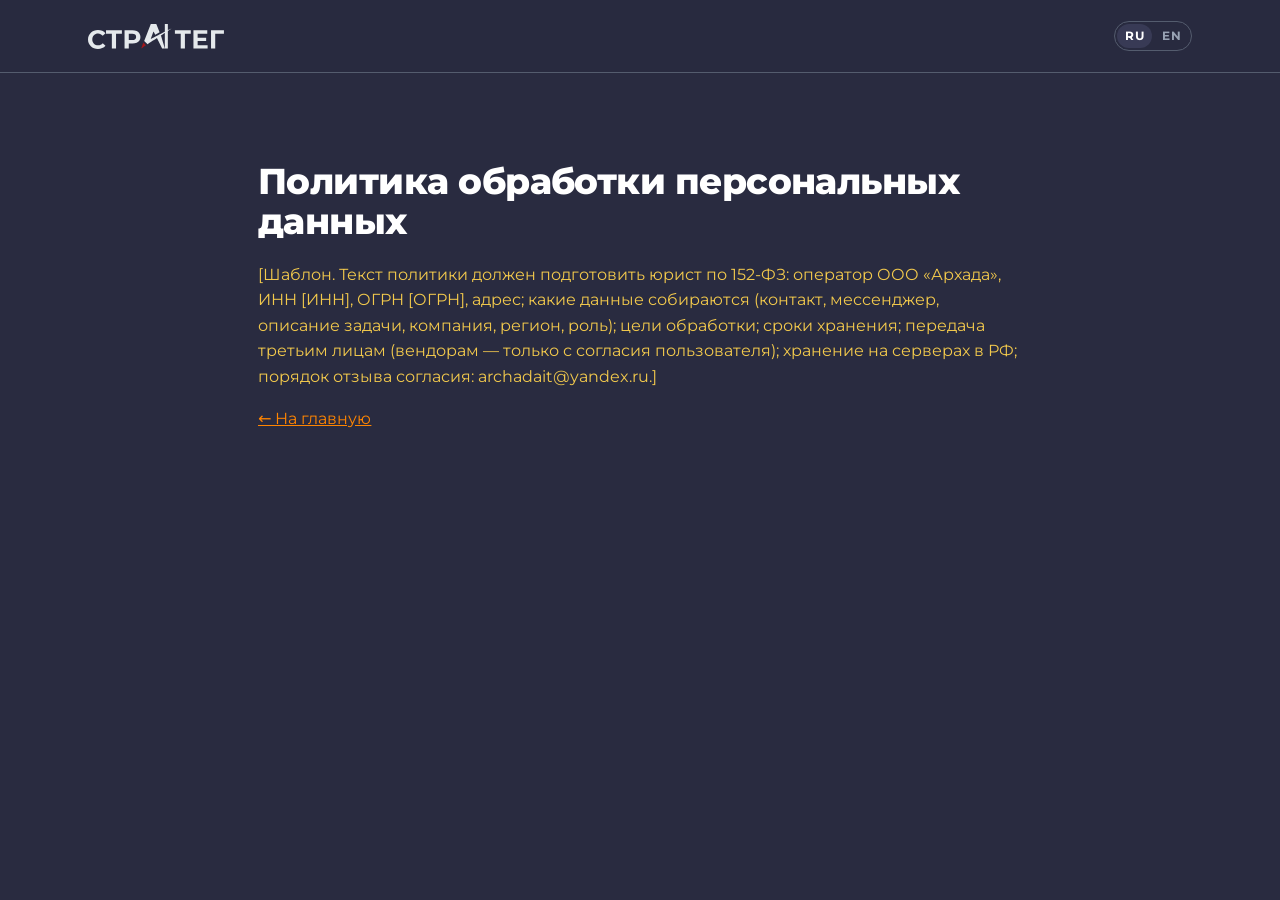
<file: privacy/index.html>
<!doctype html>
<html lang="ru">
<head>
<meta charset="utf-8">
<meta name="viewport" content="width=device-width, initial-scale=1">
<title>Политика обработки персональных данных | СтрAIтег</title>
<meta name="description" content="Политика обработки персональных данных ООО «Архада»">
<link rel="alternate" hreflang="ru" href="https://factory.straitegist.ru/privacy/">
<link rel="alternate" hreflang="en" href="https://factory.straitegist.ru/en/privacy/">
<link rel="alternate" hreflang="x-default" href="https://factory.straitegist.ru/privacy/">
<link rel="canonical" href="https://factory.straitegist.ru/privacy/">
<meta property="og:type" content="website">
<meta property="og:locale" content="ru_RU">
<meta property="og:site_name" content="СтрAIтег">
<meta property="og:url" content="https://factory.straitegist.ru/privacy/">
<meta property="og:title" content="Политика обработки персональных данных | СтрAIтег">
<meta property="og:description" content="Политика обработки персональных данных ООО «Архада»">
<meta property="og:image" content="https://factory.straitegist.ru/assets/og-plant.png">
<meta property="og:image:width" content="1200">
<meta property="og:image:height" content="630">
<meta name="twitter:card" content="summary_large_image">
<meta name="theme-color" content="#292B40">
<link rel="icon" href="/assets/favicon.svg" type="image/svg+xml">
<link rel="preconnect" href="https://fonts.googleapis.com">
<link rel="preconnect" href="https://fonts.gstatic.com" crossorigin>
<link rel="preload" href="/assets/fonts/montserrat-cyrillic-400-normal.woff2" as="font" type="font/woff2" crossorigin>
<link rel="preload" href="/assets/fonts/montserrat-cyrillic-800-normal.woff2" as="font" type="font/woff2" crossorigin>
<script>document.documentElement.classList.add("js")</script>
<!-- Иконки: только используемые на сайте, загружаются в фоне и не задерживают показ страницы. При добавлении новой иконки допишите её имя в icon_names (по алфавиту). -->
<link rel="preload" as="style" href="https://fonts.googleapis.com/css2?family=Material+Symbols+Outlined:opsz,wght,FILL,GRAD@24,300,0,0&icon_names=assignment,bolt,check,check_circle,compare_arrows,description,dns,fact_check,group_add,handshake,hub,inbox,insights,link,local_shipping,lock,manage_search,model_training,payments,precision_manufacturing,request_quote,savings,schedule,trending_up,tune&display=block" onload="this.onload=null;this.rel='stylesheet';if(document.fonts)document.fonts.load('24px &quot;Material Symbols Outlined&quot;','check').then(function(){document.documentElement.classList.add('ic-ok')})">
<noscript><link rel="stylesheet" href="https://fonts.googleapis.com/css2?family=Material+Symbols+Outlined:opsz,wght,FILL,GRAD@24,300,0,0&icon_names=assignment,bolt,check,check_circle,compare_arrows,description,dns,fact_check,group_add,handshake,hub,inbox,insights,link,local_shipping,lock,manage_search,model_training,payments,precision_manufacturing,request_quote,savings,schedule,trending_up,tune&display=block"></noscript>
<link rel="stylesheet" href="/assets/styles.css?v=20261105c">
<!-- Яндекс.Метрика: впишите номер счётчика в YM_ID -->
<script>
window.YM_ID = 0;
if (window.YM_ID) {
  (function(m,e,t,r,i,k,a){m[i]=m[i]||function(){(m[i].a=m[i].a||[]).push(arguments)};m[i].l=1*new Date();
  for (var j = 0; j < document.scripts.length; j++) {if (document.scripts[j].src === r) { return; }}
  k=e.createElement(t),a=e.getElementsByTagName(t)[0],k.async=1,k.src=r,a.parentNode.insertBefore(k,a)})
  (window, document, "script", "https://mc.yandex.ru/metrika/tag.js", "ym");
  ym(window.YM_ID, "init", {clickmap:true, trackLinks:true, accurateTrackBounce:true, webvisor:true});
}
</script>
</head>
<body>
<div class="pg">
<header class="top"><div class="wrap"><a class="logo" href="https://factory.straitegist.ru/"><img src="/assets/logo.svg" alt="СтрAIтег" width="136" height="25" style="display:block"></a><div class="lang" role="group" aria-label="Язык"><a href="https://factory.straitegist.ru/privacy/" hreflang="ru" lang="ru" aria-current="page">RU</a><a href="https://factory.straitegist.ru/en/privacy/" hreflang="en" lang="en">EN</a></div></div></header>
<main class="wrap" style="padding-top:64px;padding-bottom:96px;max-width:860px">
<h1 class="h" style="font-size:36px">Политика обработки персональных данных</h1>
<p class="ph">[Шаблон. Текст политики должен подготовить юрист по 152-ФЗ: оператор ООО «Архада», ИНН [ИНН], ОГРН [ОГРН], адрес; какие данные собираются (контакт, мессенджер, описание задачи, компания, регион, роль); цели обработки; сроки хранения; передача третьим лицам (вендорам — только с согласия пользователя); хранение на серверах в РФ; порядок отзыва согласия: archadait@yandex.ru.]</p>
<p><a href="https://factory.straitegist.ru/">← На главную</a></p>
</main>
</div>
</body>
</html>
</file>
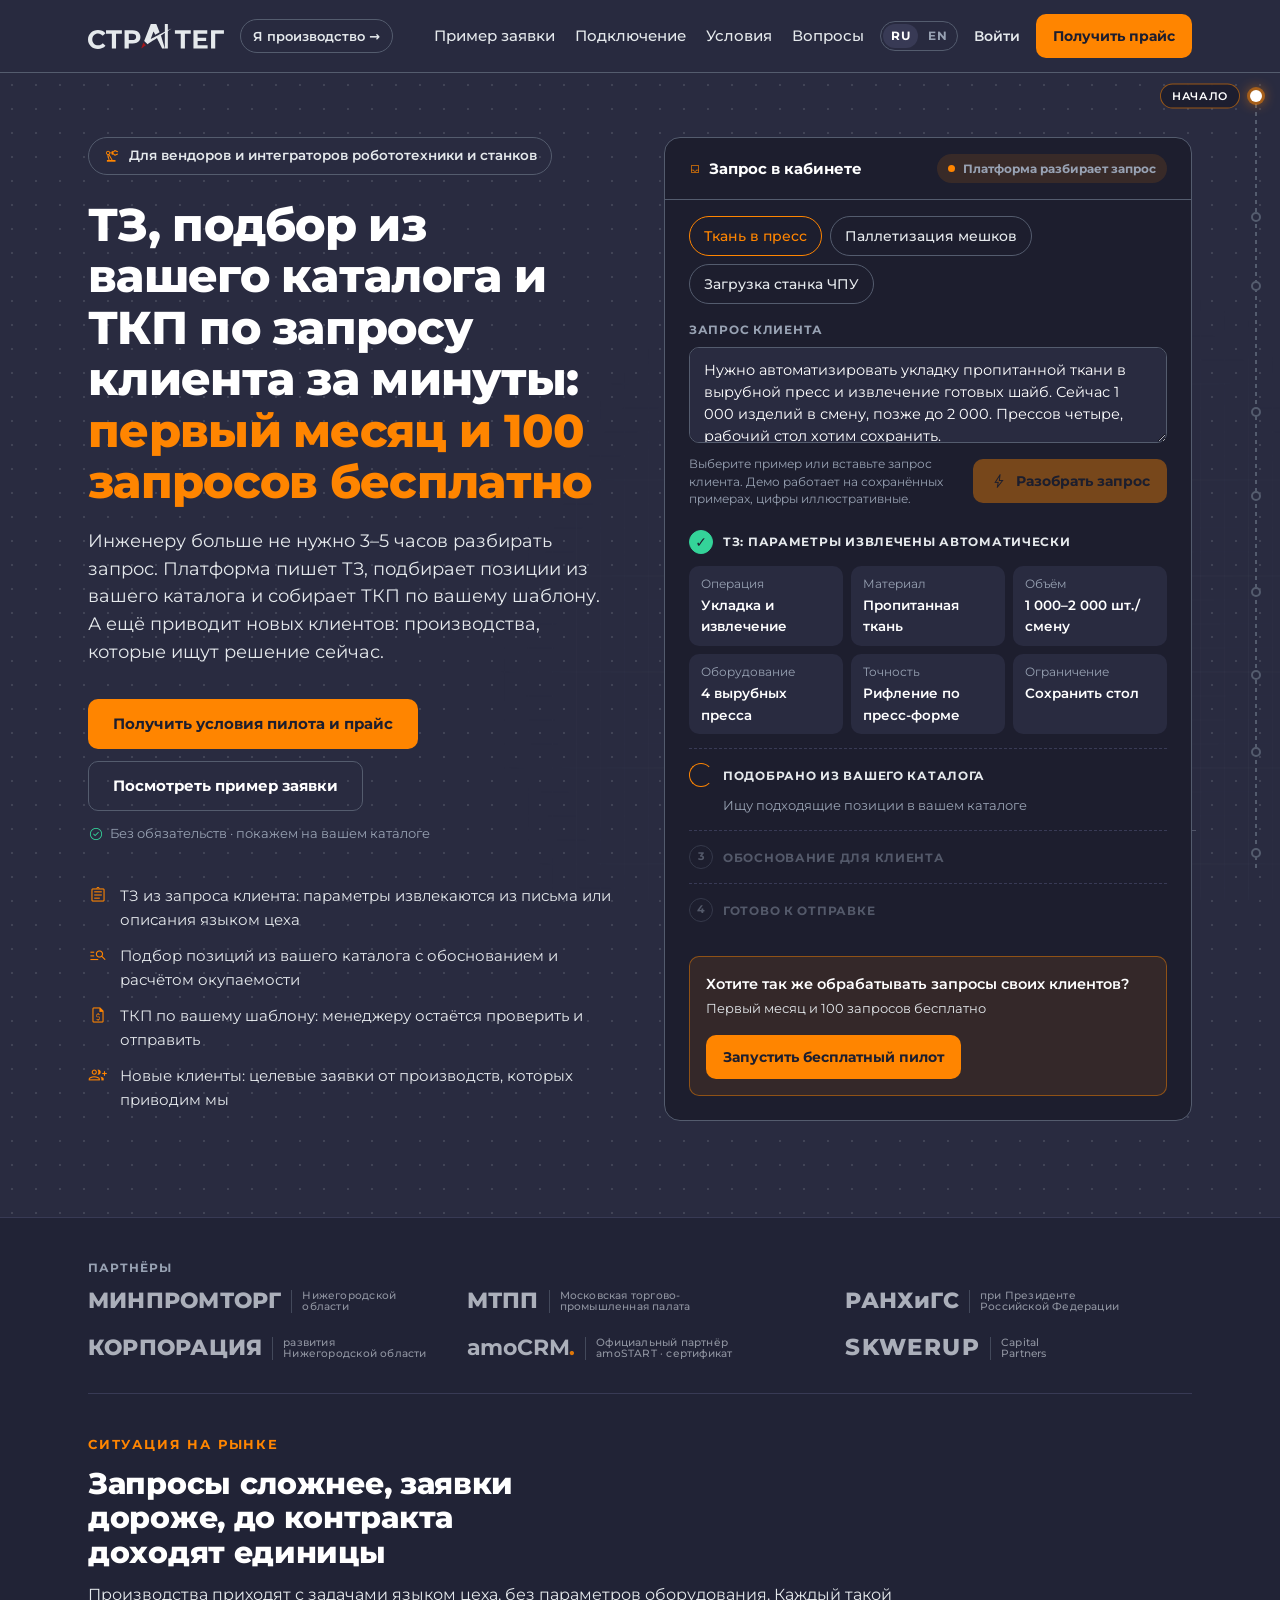
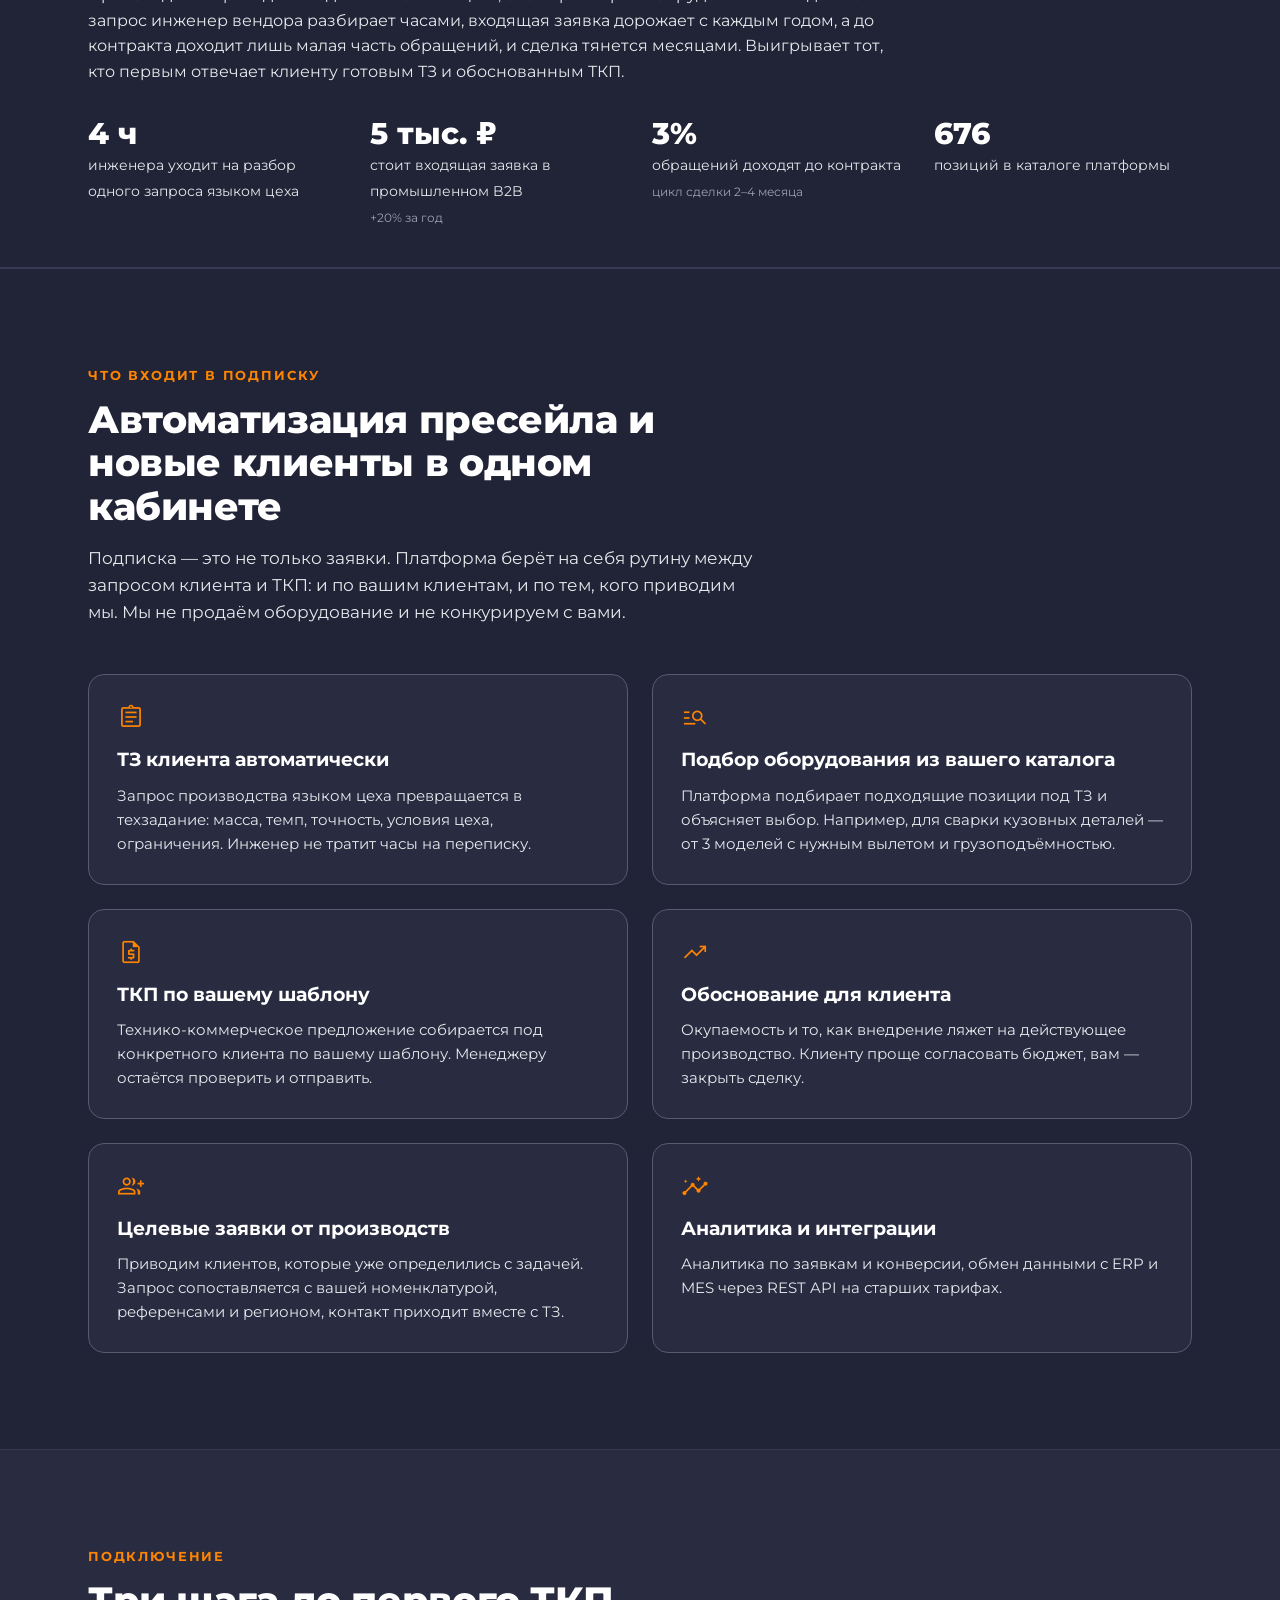
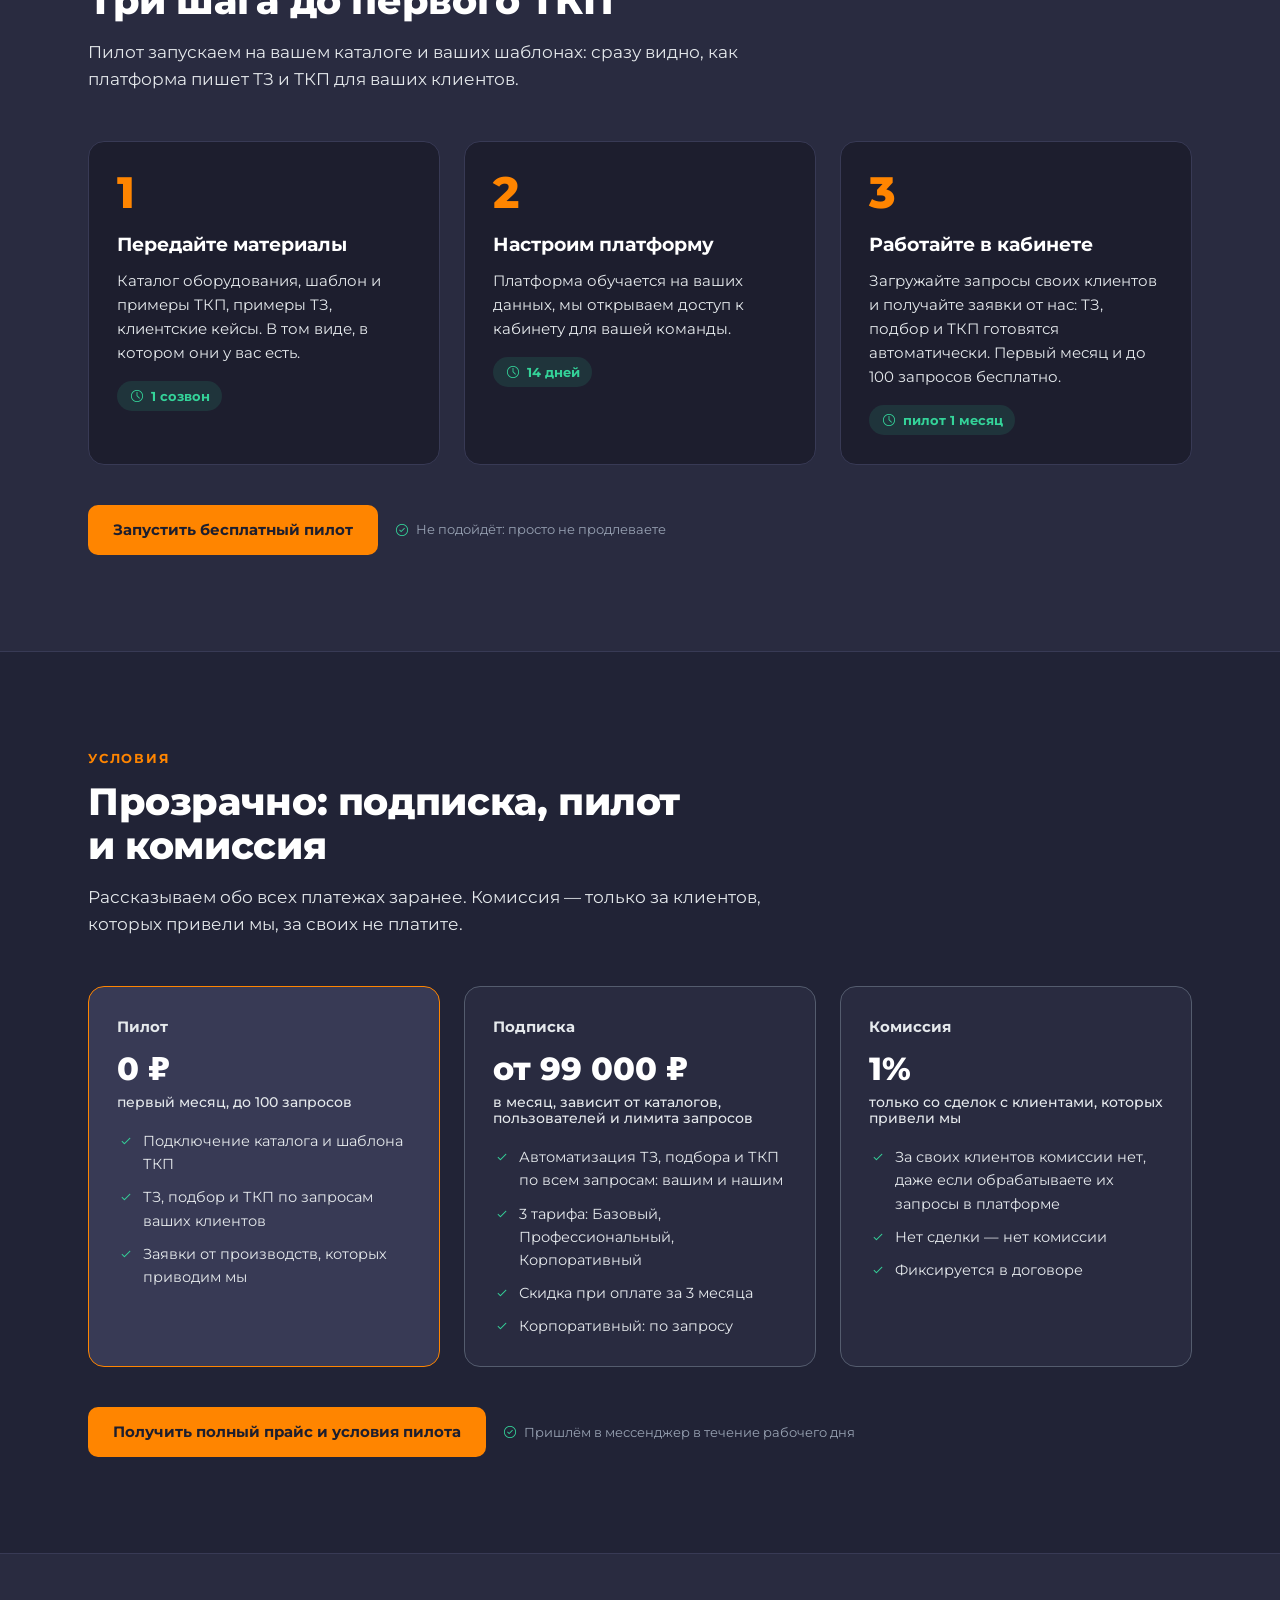
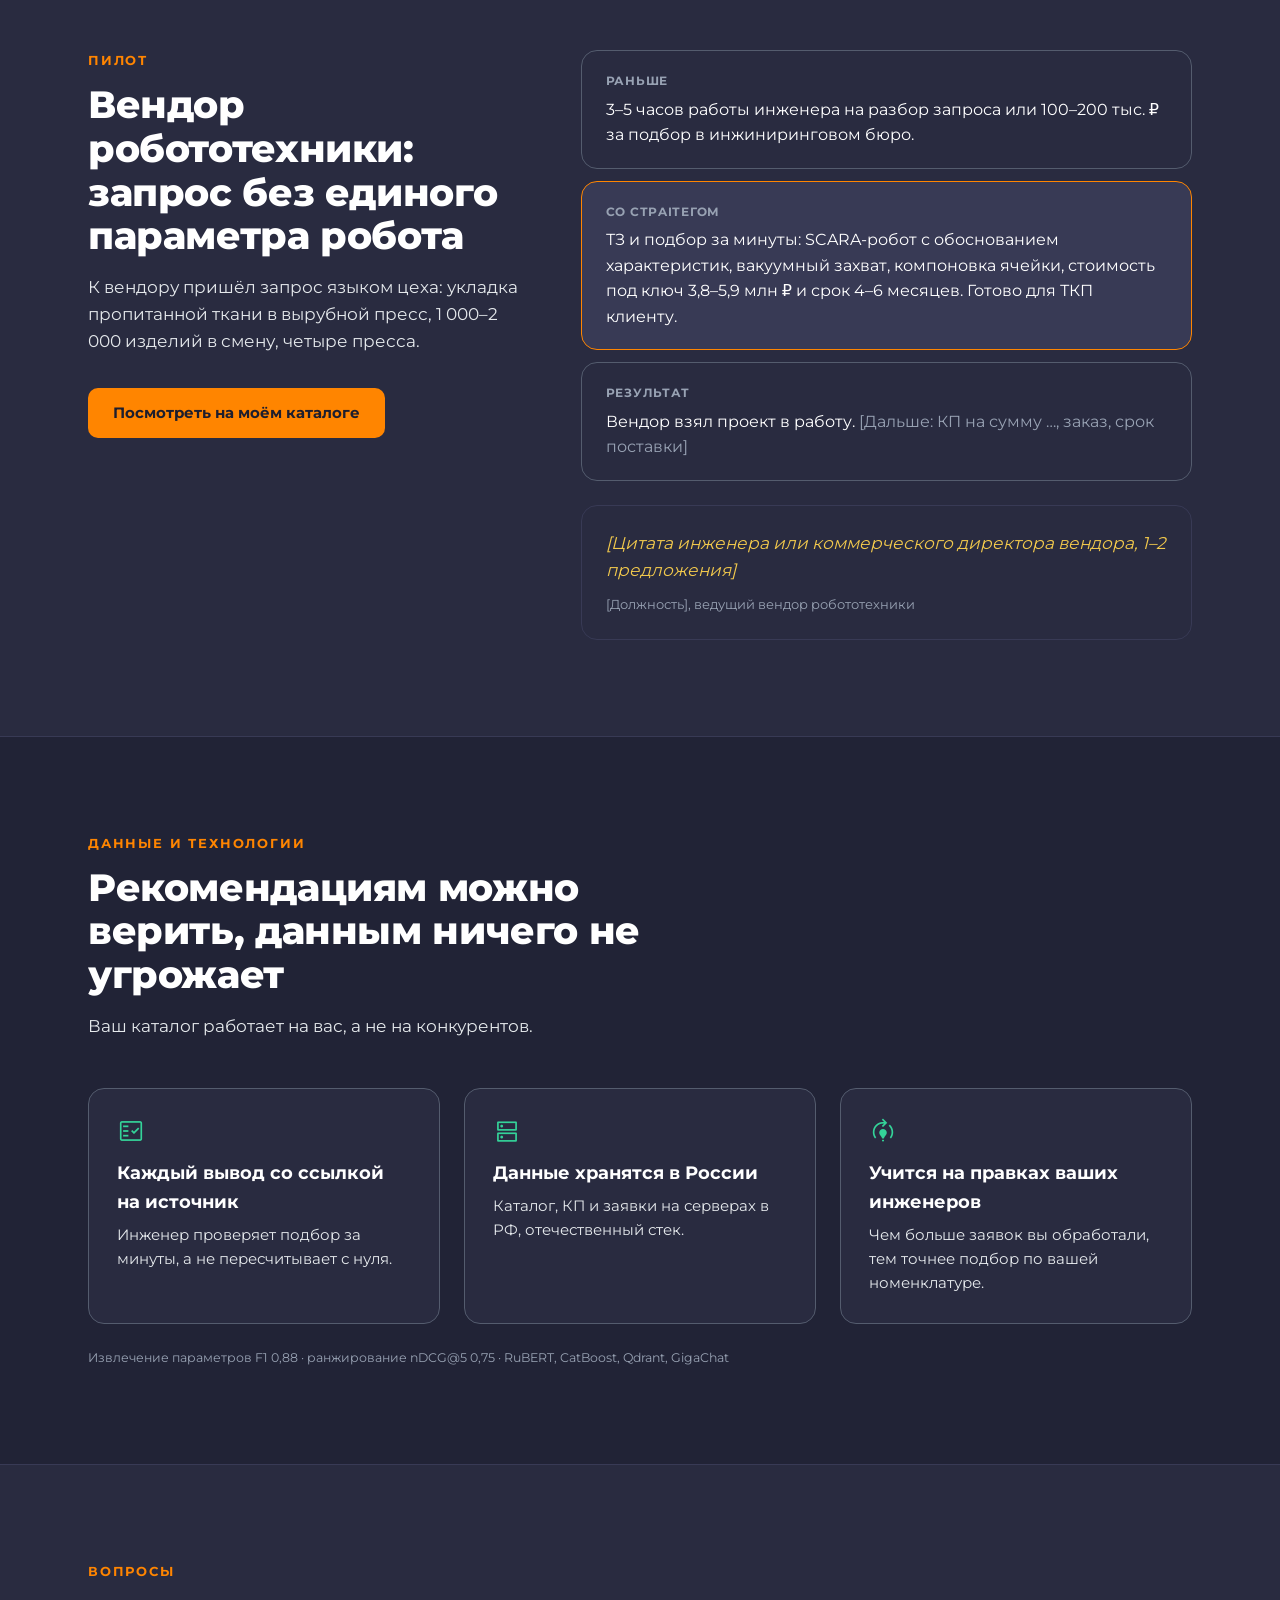
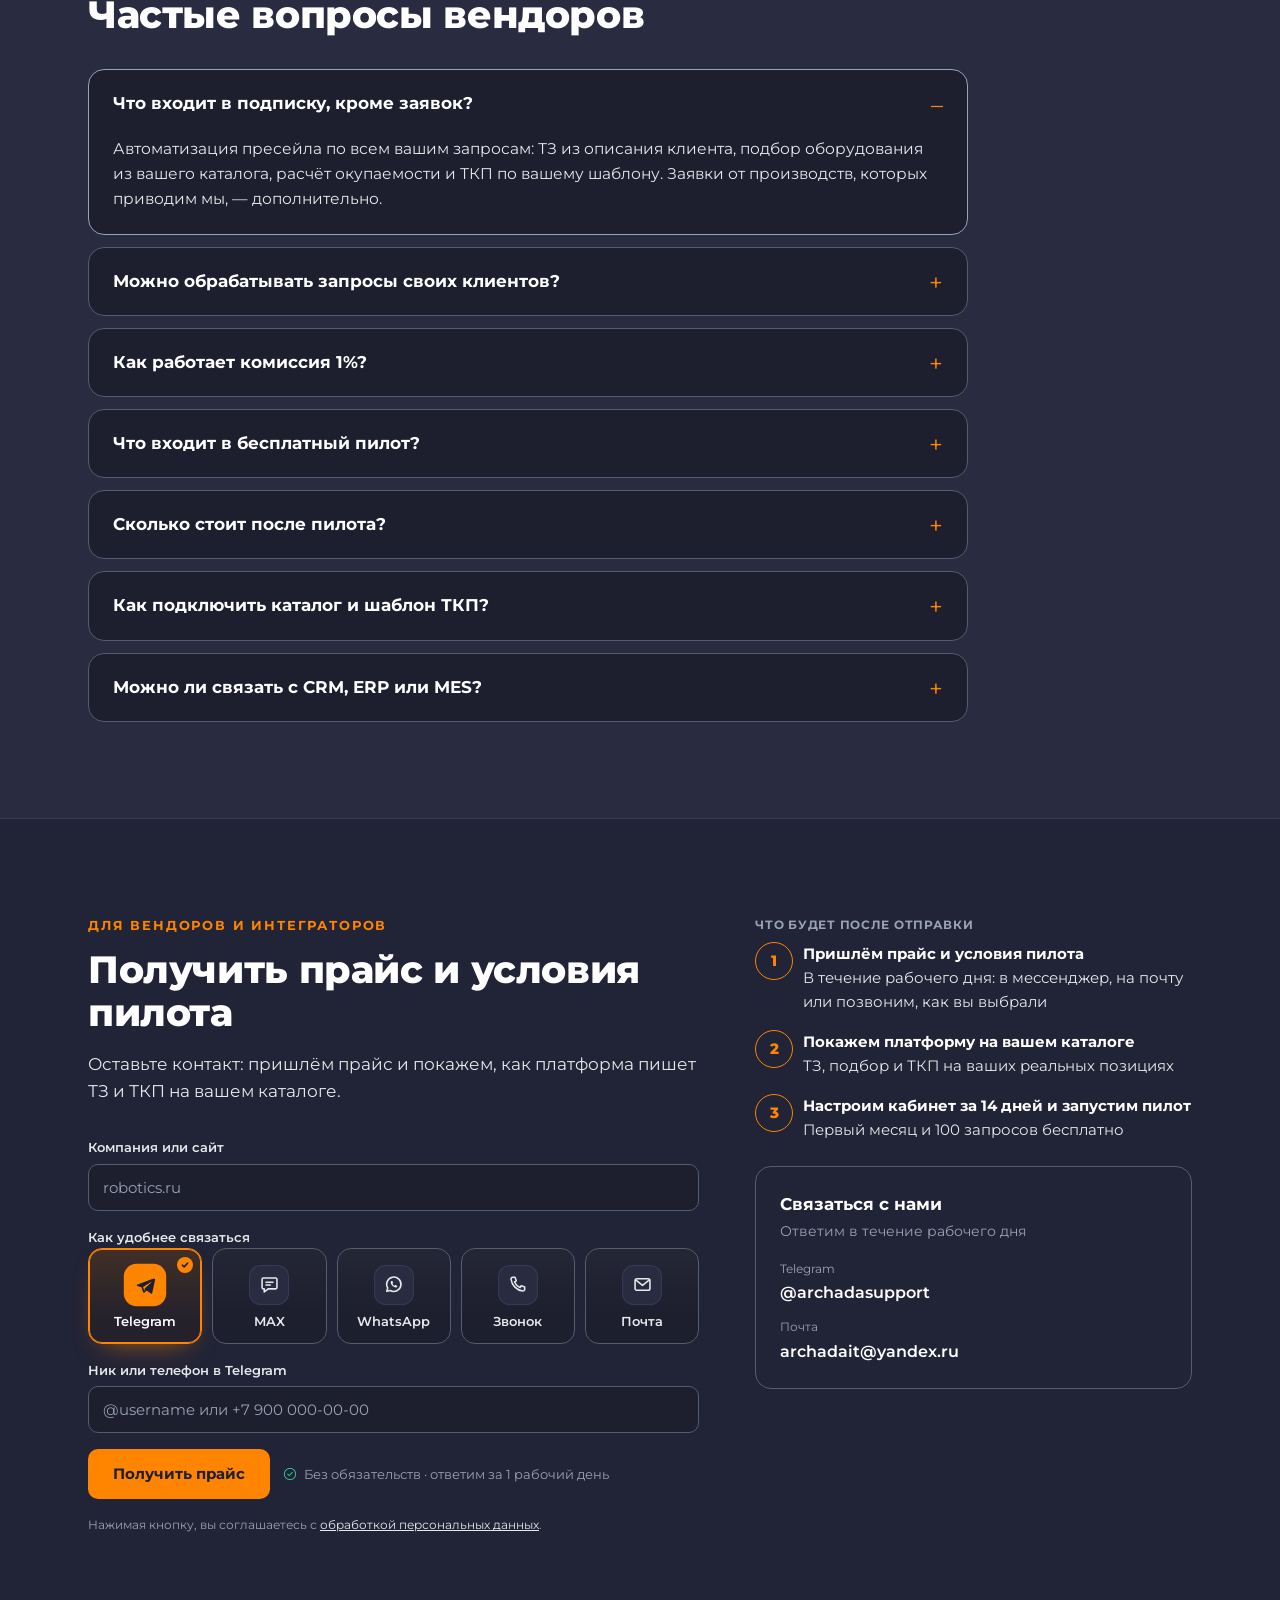
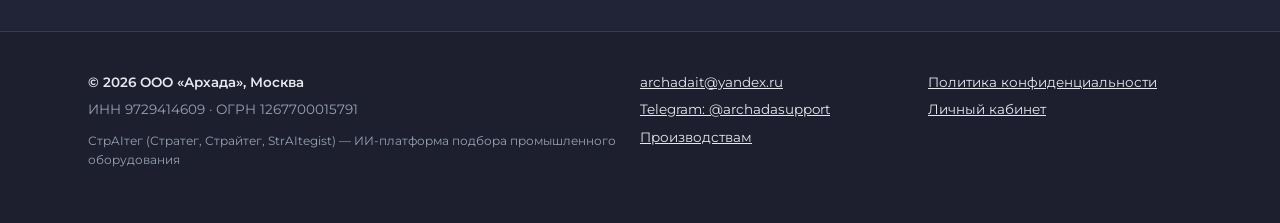
<file: vendors/index.html>
<!doctype html>
<html lang="ru">
<head>
<meta charset="utf-8">
<meta name="viewport" content="width=device-width, initial-scale=1">
<title>Заявки от производств и автоматизация ТКП для интеграторов и поставщиков оборудования | СтрAIтег</title>
<meta name="description" content="Клиенты для вендоров и интеграторов: заявки на роботизацию и промышленное оборудование от производств. Подбор оборудования по ТЗ из вашего каталога и создание ТКП с помощью ИИ. Первый месяц бесплатно.">
<link rel="alternate" hreflang="ru" href="https://vendors.straitegist.ru/">
<link rel="alternate" hreflang="en" href="https://vendors.straitegist.ru/en/">
<link rel="alternate" hreflang="x-default" href="https://vendors.straitegist.ru/">
<link rel="canonical" href="https://vendors.straitegist.ru/">
<meta property="og:type" content="website">
<meta property="og:locale" content="ru_RU">
<meta property="og:site_name" content="СтрAIтег">
<meta property="og:url" content="https://vendors.straitegist.ru/">
<meta property="og:title" content="Заявки от производств и автоматизация ТКП для интеграторов и поставщиков оборудования | СтрAIтег">
<meta property="og:description" content="Клиенты для вендоров и интеграторов: заявки на роботизацию и промышленное оборудование от производств. Подбор оборудования по ТЗ из вашего каталога и создание ТКП с помощью ИИ. Первый месяц бесплатно.">
<meta property="og:image" content="https://vendors.straitegist.ru/assets/og-vendor.png">
<meta property="og:image:width" content="1200">
<meta property="og:image:height" content="630">
<meta name="twitter:card" content="summary_large_image">
<meta name="theme-color" content="#292B40">
<link rel="icon" href="/assets/favicon.svg" type="image/svg+xml">
<link rel="preconnect" href="https://fonts.googleapis.com">
<link rel="preconnect" href="https://fonts.gstatic.com" crossorigin>
<link rel="preload" href="/assets/fonts/montserrat-cyrillic-400-normal.woff2" as="font" type="font/woff2" crossorigin>
<link rel="preload" href="/assets/fonts/montserrat-cyrillic-800-normal.woff2" as="font" type="font/woff2" crossorigin>
<script>document.documentElement.classList.add("js")</script>
<!-- Иконки: только используемые на сайте, загружаются в фоне и не задерживают показ страницы. При добавлении новой иконки допишите её имя в icon_names (по алфавиту). -->
<link rel="preload" as="style" href="https://fonts.googleapis.com/css2?family=Material+Symbols+Outlined:opsz,wght,FILL,GRAD@24,300,0,0&icon_names=assignment,bolt,check,check_circle,compare_arrows,description,dns,fact_check,group_add,handshake,hub,inbox,insights,link,local_shipping,lock,manage_search,model_training,payments,precision_manufacturing,request_quote,savings,schedule,trending_up,tune&display=block" onload="this.onload=null;this.rel='stylesheet';if(document.fonts)document.fonts.load('24px &quot;Material Symbols Outlined&quot;','check').then(function(){document.documentElement.classList.add('ic-ok')})">
<noscript><link rel="stylesheet" href="https://fonts.googleapis.com/css2?family=Material+Symbols+Outlined:opsz,wght,FILL,GRAD@24,300,0,0&icon_names=assignment,bolt,check,check_circle,compare_arrows,description,dns,fact_check,group_add,handshake,hub,inbox,insights,link,local_shipping,lock,manage_search,model_training,payments,precision_manufacturing,request_quote,savings,schedule,trending_up,tune&display=block"></noscript>
<link rel="stylesheet" href="/assets/styles.css?v=20261105c">
<!-- Яндекс.Метрика: впишите номер счётчика в YM_ID -->
<script>
window.YM_ID = 0;
if (window.YM_ID) {
  (function(m,e,t,r,i,k,a){m[i]=m[i]||function(){(m[i].a=m[i].a||[]).push(arguments)};m[i].l=1*new Date();
  for (var j = 0; j < document.scripts.length; j++) {if (document.scripts[j].src === r) { return; }}
  k=e.createElement(t),a=e.getElementsByTagName(t)[0],k.async=1,k.src=r,a.parentNode.insertBefore(k,a)})
  (window, document, "script", "https://mc.yandex.ru/metrika/tag.js", "ym");
  ym(window.YM_ID, "init", {clickmap:true, trackLinks:true, accurateTrackBounce:true, webvisor:true});
}
</script>
<script type="application/ld+json">
{"@context": "https://schema.org", "@graph": [{"@type": "Organization", "@id": "https://straitegist.ru/#org", "name": "СтрAIтег", "alternateName": ["StrAItegist", "Straitegist", "Стратег", "Страйтег", "СтрАИтег", "Стр AI тег"], "legalName": "ООО «Архада»", "url": "https://straitegist.ru/", "logo": "https://factory.straitegist.ru/assets/logo.svg", "email": "archadait@yandex.ru", "address": {"@type": "PostalAddress", "addressLocality": "Москва", "addressCountry": "RU"}}, {"@type": "WebSite", "@id": "https://vendors.straitegist.ru/#site", "url": "https://vendors.straitegist.ru/", "name": "СтрAIтег для вендоров и интеграторов", "inLanguage": "ru", "publisher": {"@id": "https://straitegist.ru/#org"}, "alternateName": ["СтрAIтег", "Стратег", "Страйтег", "StrAItegist"]}, {"@type": "Service", "@id": "https://vendors.straitegist.ru/#service", "name": "Заявки от производств и автоматизация ТКП для вендоров и интеграторов", "serviceType": "Автоматизация пресейла: ТЗ, подбор оборудования по ТЗ из каталога, создание ТКП с помощью ИИ", "description": "Платформа пишет ТЗ по запросу клиента, подбирает оборудование из каталога вендора и собирает ТКП по его шаблону. Плюс заявки на роботизацию и промышленное оборудование от производств. Первый месяц и 100 запросов бесплатно.", "provider": {"@id": "https://straitegist.ru/#org"}, "areaServed": {"@type": "Country", "name": "Россия"}, "audience": {"@type": "BusinessAudience", "audienceType": "Вендоры, интеграторы и дистрибьюторы промышленного оборудования"}, "offers": [{"@type": "Offer", "name": "Пилот", "price": "0", "priceCurrency": "RUB", "description": "Первый месяц, до 100 запросов"}, {"@type": "Offer", "name": "Подписка", "priceCurrency": "RUB", "priceSpecification": {"@type": "UnitPriceSpecification", "minPrice": "99000", "priceCurrency": "RUB", "unitText": "месяц"}, "description": "От 99 000 ₽ в месяц, зависит от каталогов, пользователей и лимита запросов"}], "url": "https://vendors.straitegist.ru/"}, {"@type": "FAQPage", "@id": "https://vendors.straitegist.ru/#faq", "mainEntity": [{"@type": "Question", "name": "Можно обрабатывать запросы своих клиентов?", "acceptedAnswer": {"@type": "Answer", "text": "Да. Загружаете запрос клиента в кабинет, платформа готовит ТЗ, подбор и ТКП. Комиссии за своих клиентов нет."}}, {"@type": "Question", "name": "Как работает комиссия 1%?", "acceptedAnswer": {"@type": "Answer", "text": "Только со сделок с клиентами, которых привели мы. За своих клиентов не платите, даже если готовили ТЗ и ТКП в платформе. Нет сделки — нет комиссии. Условия фиксируются в договоре."}}, {"@type": "Question", "name": "Что входит в бесплатный пилот?", "acceptedAnswer": {"@type": "Answer", "text": "Первый месяц и до 100 запросов: подключение каталога и шаблона ТКП, кабинет для команды, ТЗ, подбор и ТКП по вашим запросам и заявки от нас. Без обязательств: если не подойдёт, просто не продлеваете."}}, {"@type": "Question", "name": "Сколько стоит после пилота?", "acceptedAnswer": {"@type": "Answer", "text": "От 99 000 ₽ в месяц. Цена зависит от числа каталогов, пользователей и лимита запросов, при оплате за 3 месяца дешевле. Полный прайс пришлём по запросу."}}, {"@type": "Question", "name": "Как подключить каталог и шаблон ТКП?", "acceptedAnswer": {"@type": "Answer", "text": "Передайте каталог, шаблон и примеры ТКП и ТЗ в том виде, в котором они у вас есть. Настройку берём на себя: от вас один созвон, от нас 14 дней на запуск."}}, {"@type": "Question", "name": "Можно ли связать с CRM, ERP или MES?", "acceptedAnswer": {"@type": "Answer", "text": "Да, на Профессиональном тарифе есть обмен данными через REST API. Интеграции под ваши задачи — на Корпоративном."}}]}]}
</script>
</head>
<body class="vendor" data-audience="vendor">
<div class="pg">

<header class="top">
<div class="wrap" style="position: relative">
<a class="logo" href="#top" aria-label="СтрAIтег, на главную"><img src="/assets/logo.svg" alt="СтрAIтег" width="136" height="25" style="display:block"></a>
<a class="aud" href="https://factory.straitegist.ru/">Я производство →</a>
<nav class="nav" aria-label="Разделы">
<a href="#demo">Пример заявки</a>
<a href="#how">Подключение</a>
<a href="#pricing">Условия</a>
<a href="#faq">Вопросы</a>
</nav>



<div class="lang" role="group" aria-label="Язык"><a href="https://vendors.straitegist.ru/" hreflang="ru" lang="ru" aria-current="page">RU</a><a href="https://vendors.straitegist.ru/en/" hreflang="en" lang="en">EN</a></div>
<a class="login" href="https://straitegist.ru/?role=vendor">Войти</a>
<a class="btn btn-p btn-s hd-cta" href="#lead">Получить прайс</a>
<details class="burger">
<summary aria-label="Открыть меню"><svg class="svg-ic" width="20" height="20" viewBox="0 0 24 24" aria-hidden="true"><path d="M4 7h16M4 12h16M4 17h16" stroke="currentColor" stroke-width="2" stroke-linecap="round" fill="none"/></svg></summary>
<div class="menu">
<a class="mlang" href="https://vendors.straitegist.ru/en/" lang="en">English</a>
<a href="#demo">Пример заявки</a>
<a href="#how">Подключение</a>
<a href="#pricing">Условия</a>
<a href="#faq">Вопросы</a>
<a href="https://factory.straitegist.ru/">Я производство</a>
<a href="https://straitegist.ru/?role=vendor">Войти в кабинет</a>
</div>
</details>
</div>
</header>

<main id="top">
<section class="hero">
<div class="wrap">
<div>
<span class="badge"><span class="ic">precision_manufacturing</span>Для вендоров и интеграторов робототехники и станков</span>
<h1 class="h">ТЗ, подбор из вашего каталога и ТКП по запросу клиента за минуты: <em>первый месяц и 100 запросов бесплатно</em></h1>
<p class="lead">Инженеру больше не нужно 3–5 часов разбирать запрос. Платформа пишет ТЗ, подбирает позиции из вашего каталога и собирает ТКП по вашему шаблону. А ещё приводит новых клиентов: производства, которые ищут решение сейчас.</p>
<div class="cta">
<a class="btn btn-p" href="#lead">Получить условия пилота и прайс</a>
<a class="btn btn-g" href="#demo">Посмотреть пример заявки</a>
</div>
<p class="micro"><span class="ic">check_circle</span>Без обязательств · покажем на вашем каталоге</p>
<ul class="ticks">
<li><span class="ic">assignment</span><span>ТЗ из запроса клиента: параметры извлекаются из письма или описания языком цеха</span></li>
<li><span class="ic">manage_search</span><span>Подбор позиций из вашего каталога с обоснованием и расчётом окупаемости</span></li>
<li><span class="ic">request_quote</span><span>ТКП по вашему шаблону: менеджеру остаётся проверить и отправить</span></li>
<li><span class="ic">group_add</span><span>Новые клиенты: целевые заявки от производств, которых приводим мы</span></li>
</ul>
</div>

<div class="card" id="demo" style="scroll-margin-top: 90px">
<div class="demo-head"><p><span class="ic">inbox</span>Запрос в кабинете</p><span class="status" id="demo-status" data-state="idle" aria-live="polite"><i></i><span>Новый запрос</span></span></div>
<div class="demo-in">
<div class="chips" id="chips" role="group" aria-label="Примеры">
</div>
<label class="dlbl" for="demo-task">Запрос клиента</label>
<textarea id="demo-task" rows="3" placeholder="Например: клиент хочет автоматизировать загрузку токарного станка, заготовки до 8 кг"></textarea>
<div class="demo-run"><p class="hint">Выберите пример или вставьте запрос клиента. Демо работает на сохранённых примерах, цифры иллюстративные.</p><button class="btn btn-p btn-s" id="demo-run" type="button"><span class="ic">bolt</span>Разобрать запрос</button></div>
<div id="demo-out" aria-live="polite"></div>
<div class="plaque">
<p>Хотите так же обрабатывать запросы своих клиентов?<span>Первый месяц и 100 запросов бесплатно</span></p>
<a class="btn btn-p btn-s" href="#lead">Запустить бесплатный пилот</a>
</div>
</div>
</div>
</div>
</section>

<section class="proof" aria-label="Ситуация на рынке и партнёры">
<div class="wrap">
<div class="trust trust-first">
<small>Партнёры</small>
<ul class="plogos">
<li class="pl pl-row" title="Министерство промышленности, торговли и предпринимательства Нижегородской области"><span class="pl-a pl-xl">МИНПРОМТОРГ</span><span class="pl-b">Нижегородской<br>области</span></li>
<li class="pl pl-row" title="Московская торгово-промышленная палата"><span class="pl-a pl-xl">МТПП</span><span class="pl-b">Московская торгово-<br>промышленная палата</span></li>
<li class="pl pl-row" title="Российская академия народного хозяйства и государственной службы при Президенте РФ"><span class="pl-a pl-xl">РАНХиГС</span><span class="pl-b">при Президенте<br>Российской Федерации</span></li>
<li class="pl pl-row" title="Корпорация развития Нижегородской области"><span class="pl-a pl-xl">КОРПОРАЦИЯ</span><span class="pl-b">развития<br>Нижегородской области</span></li>
<li class="pl pl-row"><a class="pl-link" href="/assets/partners/amocrm-partner-certificate.jpg" data-lightbox="cert" title="Сертификат официального партнёра amoCRM"><span class="pl-a pl-xl pl-amo">amoCRM<i>.</i></span><span class="pl-b">Официальный партнёр<br>amoSTART · сертификат</span></a></li>
<li class="pl pl-row" title="Skwerup Capital Partners"><span class="pl-a pl-xl pl-lat">SKWERUP</span><span class="pl-b">Capital<br>Partners</span></li>
</ul>
</div>
<div class="market">
<p class="eyebrow">Ситуация на рынке</p>
<h2 class="t">Запросы сложнее, заявки дороже, до контракта доходят единицы</h2>
<p>Производства приходят с задачами языком цеха, без параметров оборудования. Каждый такой запрос инженер вендора разбирает часами, входящая заявка дорожает с каждым годом, а до контракта доходит лишь малая часть обращений, и сделка тянется месяцами. Выигрывает тот, кто первым отвечает клиенту готовым ТЗ и обоснованным ТКП.</p>
</div>
<div class="nums">
<div><strong>4 ч</strong><span>инженера уходит на разбор одного запроса языком цеха</span></div>
<div><strong>5 тыс. ₽</strong><span>стоит входящая заявка в промышленном B2B</span><small>+20% за год</small></div>
<div><strong>3%</strong><span>обращений доходят до контракта</span><small>цикл сделки 2–4 месяца</small></div>
<div><strong>676</strong><span>позиций в каталоге платформы</span></div>
</div>
</div>
</section>

<section class="blk alt" id="value">
<div class="wrap">
<p class="eyebrow">Что входит в подписку</p>
<h2 class="t">Автоматизация пресейла и новые клиенты в одном кабинете</h2>
<p class="intro">Подписка — это не только заявки. Платформа берёт на себя рутину между запросом клиента и ТКП: и по вашим клиентам, и по тем, кого приводим мы. Мы не продаём оборудование и не конкурируем с вами.</p>
<div class="vals">
<div><span class="ic">assignment</span><b>ТЗ клиента автоматически</b><p>Запрос производства языком цеха превращается в техзадание: масса, темп, точность, условия цеха, ограничения. Инженер не тратит часы на переписку.</p></div>
<div><span class="ic">manage_search</span><b>Подбор оборудования из вашего каталога</b><p>Платформа подбирает подходящие позиции под ТЗ и объясняет выбор. Например, для сварки кузовных деталей — от 3 моделей с нужным вылетом и грузоподъёмностью.</p></div>
<div><span class="ic">request_quote</span><b>ТКП по вашему шаблону</b><p>Технико-коммерческое предложение собирается под конкретного клиента по вашему шаблону. Менеджеру остаётся проверить и отправить.</p></div>
<div><span class="ic">trending_up</span><b>Обоснование для клиента</b><p>Окупаемость и то, как внедрение ляжет на действующее производство. Клиенту проще согласовать бюджет, вам — закрыть сделку.</p></div>
<div><span class="ic">group_add</span><b>Целевые заявки от производств</b><p>Приводим клиентов, которые уже определились с задачей. Запрос сопоставляется с вашей номенклатурой, референсами и регионом, контакт приходит вместе с ТЗ.</p></div>
<div><span class="ic">insights</span><b>Аналитика и интеграции</b><p>Аналитика по заявкам и конверсии, обмен данными с ERP и MES через REST API на старших тарифах.</p></div>
</div>
</div>
</section>

<section class="blk" id="how" style="scroll-margin-top: 72px">
<div class="wrap">
<p class="eyebrow">Подключение</p>
<h2 class="t">Три шага до первого ТКП</h2>
<p class="intro">Пилот запускаем на вашем каталоге и ваших шаблонах: сразу видно, как платформа пишет ТЗ и ТКП для ваших клиентов.</p>
<ol class="steps">
<li><p class="n">1</p><h3>Передайте материалы</h3><p>Каталог оборудования, шаблон и примеры ТКП, примеры ТЗ, клиентские кейсы. В том виде, в котором они у вас есть.</p><span class="time"><span class="ic">schedule</span>1 созвон</span></li>
<li><p class="n">2</p><h3>Настроим платформу</h3><p>Платформа обучается на ваших данных, мы открываем доступ к кабинету для вашей команды.</p><span class="time"><span class="ic">schedule</span>14 дней</span></li>
<li><p class="n">3</p><h3>Работайте в кабинете</h3><p>Загружайте запросы своих клиентов и получайте заявки от нас: ТЗ, подбор и ТКП готовятся автоматически. Первый месяц и до 100 запросов бесплатно.</p><span class="time"><span class="ic">schedule</span>пилот 1 месяц</span></li>
</ol>
<div class="after">
<a class="btn btn-p" href="#lead">Запустить бесплатный пилот</a>
<p class="micro" style="margin: 0"><span class="ic">check_circle</span>Не подойдёт: просто не продлеваете</p>
</div>
</div>
</section>

<section class="blk alt" id="pricing" style="scroll-margin-top: 72px">
<div class="wrap">
<p class="eyebrow">Условия</p>
<h2 class="t">Прозрачно: подписка, пилот и комиссия</h2>
<p class="intro">Рассказываем обо всех платежах заранее. Комиссия — только за клиентов, которых привели мы, за своих не платите.</p>
<div class="prices">
<div class="pilot">
<h3>Пилот</h3>
<p class="sum">0 ₽<small>первый месяц, до 100 запросов</small></p>
<ul>
<li><span class="ic">check</span>Подключение каталога и шаблона ТКП</li>
<li><span class="ic">check</span>ТЗ, подбор и ТКП по запросам ваших клиентов</li>
<li><span class="ic">check</span>Заявки от производств, которых приводим мы</li>
</ul>
</div>
<div>
<h3>Подписка</h3>
<p class="sum">от 99 000 ₽<small>в месяц, зависит от каталогов, пользователей и лимита запросов</small></p>
<ul>
<li><span class="ic">check</span>Автоматизация ТЗ, подбора и ТКП по всем запросам: вашим и нашим</li>
<li><span class="ic">check</span>3 тарифа: Базовый, Профессиональный, Корпоративный</li>
<li><span class="ic">check</span>Скидка при оплате за 3 месяца</li>
<li><span class="ic">check</span>Корпоративный: по запросу</li>
</ul>
</div>
<div>
<h3>Комиссия</h3>
<p class="sum">1%<small>только со сделок с клиентами, которых привели мы</small></p>
<ul>
<li><span class="ic">check</span>За своих клиентов комиссии нет, даже если обрабатываете их запросы в платформе</li>
<li><span class="ic">check</span>Нет сделки — нет комиссии</li>
<li><span class="ic">check</span>Фиксируется в договоре</li>
</ul>
</div>
</div>
<div class="after">
<a class="btn btn-p" href="#lead">Получить полный прайс и условия пилота</a>
<p class="micro" style="margin: 0"><span class="ic">check_circle</span>Пришлём в мессенджер в течение рабочего дня</p>
</div>
</div>
</section>

<section class="blk" id="case" style="scroll-margin-top: 72px">
<div class="wrap split">
<div>
<p class="eyebrow">Пилот</p>
<h2 class="t">Вендор робототехники: запрос без единого параметра робота</h2>
<p class="intro" style="margin-bottom: 32px">К вендору пришёл запрос языком цеха: укладка пропитанной ткани в вырубной пресс, 1 000–2 000 изделий в смену, четыре пресса.</p>
<a class="btn btn-p" href="#lead">Посмотреть на моём каталоге</a>
</div>
<div>
<div class="ba">
<div><span>Раньше</span><p>3–5 часов работы инженера на разбор запроса или 100–200 тыс. ₽ за подбор в инжиниринговом бюро.</p></div>
<div class="now"><span>Со СтрAIтегом</span><p>ТЗ и подбор за минуты: SCARA-робот с обоснованием характеристик, вакуумный захват, компоновка ячейки, стоимость под ключ 3,8–5,9 млн ₽ и срок 4–6 месяцев. Готово для ТКП клиенту.</p></div>
<div><span>Результат</span><p>Вендор взял проект в работу. <span class="ph" style="display: inline; text-transform: none; letter-spacing: 0; font-size: 16px; font-weight: 400">[Дальше: КП на сумму …, заказ, срок поставки]</span></p></div>
</div>
<blockquote class="qt" style="margin-left: 0; margin-right: 0"><span class="ph">[Цитата инженера или коммерческого директора вендора, 1–2 предложения]</span><cite>[Должность], ведущий вендор робототехники</cite></blockquote>
</div>
</div>
</section>

<section class="blk alt" id="data">
<div class="wrap">
<p class="eyebrow">Данные и технологии</p>
<h2 class="t">Рекомендациям можно верить, данным ничего не угрожает</h2>
<p class="intro">Ваш каталог работает на вас, а не на конкурентов.</p>
<div class="sec">
<div><span class="ic">fact_check</span><b>Каждый вывод со ссылкой на источник</b><p>Инженер проверяет подбор за минуты, а не пересчитывает с нуля.</p></div>
<div><span class="ic">dns</span><b>Данные хранятся в России</b><p>Каталог, КП и заявки на серверах в РФ, отечественный стек.</p></div>
<div><span class="ic">model_training</span><b>Учится на правках ваших инженеров</b><p>Чем больше заявок вы обработали, тем точнее подбор по вашей номенклатуре.</p></div>
</div>
<p class="stack">Извлечение параметров F1 0,88 · ранжирование nDCG@5 0,75 · RuBERT, CatBoost, Qdrant, GigaChat</p>
</div>
</section>

<section class="blk" id="faq" style="scroll-margin-top: 72px">
<div class="wrap">
<p class="eyebrow">Вопросы</p>
<h2 class="t">Частые вопросы вендоров</h2>
<div class="faq" style="margin-top: 32px">
<details open="open"><summary>Что входит в подписку, кроме заявок?</summary><p>Автоматизация пресейла по всем вашим запросам: ТЗ из описания клиента, подбор оборудования из вашего каталога, расчёт окупаемости и ТКП по вашему шаблону. Заявки от производств, которых приводим мы, — дополнительно.</p></details>
<details><summary>Можно обрабатывать запросы своих клиентов?</summary><p>Да. Загружаете запрос клиента в кабинет, платформа готовит ТЗ, подбор и ТКП. Комиссии за своих клиентов нет.</p></details>
<details><summary>Как работает комиссия 1%?</summary><p>Только со сделок с клиентами, которых привели мы. За своих клиентов не платите, даже если готовили ТЗ и ТКП в платформе. Нет сделки — нет комиссии. Условия фиксируются в договоре.</p></details>
<details><summary>Что входит в бесплатный пилот?</summary><p>Первый месяц и до 100 запросов: подключение каталога и шаблона ТКП, кабинет для команды, ТЗ, подбор и ТКП по вашим запросам и заявки от нас. Без обязательств: если не подойдёт, просто не продлеваете.</p></details>
<details><summary>Сколько стоит после пилота?</summary><p>От 99 000 ₽ в месяц. Цена зависит от числа каталогов, пользователей и лимита запросов, при оплате за 3 месяца дешевле. Полный прайс пришлём по запросу.</p></details>
<details><summary>Как подключить каталог и шаблон ТКП?</summary><p>Передайте каталог, шаблон и примеры ТКП и ТЗ в том виде, в котором они у вас есть. Настройку берём на себя: от вас один созвон, от нас 14 дней на запуск.</p></details>
<details><summary>Можно ли связать с CRM, ERP или MES?</summary><p>Да, на Профессиональном тарифе есть обмен данными через REST API. Интеграции под ваши задачи — на Корпоративном.</p></details>
</div>
</div>
</section>

<section class="blk alt" id="lead" style="scroll-margin-top: 72px">
<div class="wrap lead-w">
<div>
<p class="eyebrow">Для вендоров и интеграторов</p>
<h2 class="t">Получить прайс и условия пилота</h2>
<p class="intro" style="margin-bottom: 32px">Оставьте контакт: пришлём прайс и покажем, как платформа пишет ТЗ и ТКП на вашем каталоге.</p>
<div id="step1">
<form class="f" id="lead-form" novalidate><input type="hidden" name="interest" value=""><div style="position:absolute;left:-9999px" aria-hidden="true"><label>Не заполняйте<input name="website" tabindex="-1" autocomplete="off"></label></div>
<div class="fld"><label for="v-company">Компания или сайт</label><input id="v-company" name="company" autocomplete="organization" placeholder="robotics.ru"></div>
<fieldset class="fld">
<legend>Как удобнее связаться</legend>
<div class="pick pick-5">
<label class="pk"><input type="radio" name="messenger" value="telegram" checked><span class="pk-c"><span class="pk-i"><svg width="21" height="21" viewBox="0 0 24 24" fill="currentColor" aria-hidden="true"><path d="M20.7 4.3 3.4 11c-1.2.5-1.2 1.2-.2 1.5l4.4 1.4 1.7 5.2c.2.6.4.8.8.8.4 0 .6-.2.9-.5l2.2-2.1 4.5 3.3c.8.5 1.4.2 1.6-.8l2.9-13.6c.3-1.2-.4-1.7-1.5-1.3Zm-11.4 9.4 8.6-5.4c.4-.3.8-.1.5.2l-7.3 6.6-.3 3.1-1.5-4.5Z"/></svg></span><span class="pk-t">Telegram</span></span></label>
<label class="pk"><input type="radio" name="messenger" value="max"><span class="pk-c"><span class="pk-i"><svg width="21" height="21" viewBox="0 0 24 24" fill="none" stroke="currentColor" stroke-width="1.8" stroke-linejoin="round" stroke-linecap="round" aria-hidden="true"><path d="M5 4.5h14a1.5 1.5 0 0 1 1.5 1.5v9.5A1.5 1.5 0 0 1 19 17h-8.5L6 20.5V17H5a1.5 1.5 0 0 1-1.5-1.5V6A1.5 1.5 0 0 1 5 4.5Z"/><path d="M8 9.5h8M8 12.5h5"/></svg></span><span class="pk-t">MAX</span></span></label>
<label class="pk"><input type="radio" name="messenger" value="whatsapp"><span class="pk-c"><span class="pk-i"><svg width="21" height="21" viewBox="0 0 24 24" aria-hidden="true"><path d="M4.3 19.7 5.4 16A8.2 8.2 0 1 1 8.3 18.8Z" fill="none" stroke="currentColor" stroke-width="1.8" stroke-linejoin="round"/><path fill="currentColor" d="M9.1 8.4c.2-.4.5-.5.8-.5h.5c.2 0 .4.1.5.4l.6 1.5c.1.2 0 .4-.1.6l-.5.6c.5 1 1.3 1.8 2.3 2.3l.6-.5c.2-.1.4-.2.6-.1l1.5.6c.3.1.4.3.4.5v.5c0 .3-.1.6-.5.8-.6.3-1.7.4-3.1-.3a7.3 7.3 0 0 1-3.5-3.5c-.6-1.3-.5-2.3-.1-2.9Z"/></svg></span><span class="pk-t">WhatsApp</span></span></label>
<label class="pk"><input type="radio" name="messenger" value="phone"><span class="pk-c"><span class="pk-i"><svg width="21" height="21" viewBox="0 0 24 24" fill="none" stroke="currentColor" stroke-width="1.8" stroke-linejoin="round" aria-hidden="true"><path d="M6.6 3.8h2.6l1.4 4-2 1.3a11.6 11.6 0 0 0 6.3 6.3l1.3-2 4 1.4V17.4a2 2 0 0 1-2.2 2A15.4 15.4 0 0 1 4.6 6a2 2 0 0 1 2-2.2Z"/></svg></span><span class="pk-t">Звонок</span></span></label>
<label class="pk"><input type="radio" name="messenger" value="email"><span class="pk-c"><span class="pk-i"><svg width="21" height="21" viewBox="0 0 24 24" fill="none" stroke="currentColor" stroke-width="1.8" stroke-linejoin="round" stroke-linecap="round" aria-hidden="true"><rect x="3.5" y="5.5" width="17" height="13" rx="2"/><path d="m4.5 7 7.5 6 7.5-6"/></svg></span><span class="pk-t">Почта</span></span></label>
</div>
</fieldset>
<div class="fld"><label for="v-contact">Телефон или ник в мессенджере</label><input id="v-contact" name="contact" autocomplete="tel" placeholder="+7 900 000-00-00 или @username"></div>
<div class="cta">
<button class="btn btn-p" type="submit">Получить прайс</button>
<p class="micro" style="margin: 0"><span class="ic">check_circle</span>Без обязательств · ответим за 1 рабочий день</p>
</div>
<p class="msg" id="form-msg" role="status"></p>
<p class="consent">Нажимая кнопку, вы соглашаетесь с <a href="/privacy/">обработкой персональных данных</a>.</p>
</form>
</div>
<div id="step2" hidden>
<div class="done"><b><span class="ic">check_circle</span>Заявка у нас</b><p>Пришлём прайс в течение рабочего дня. Расскажите чуть больше, чтобы пилот сразу был на ваших позициях.</p></div>
<form class="f" id="lead-form-2" novalidate>
<fieldset class="fld">
<legend>Кто вы</legend>
<div class="pick pick-3">
<label class="pk"><input type="radio" name="role" value="vendor" checked><span class="pk-c"><span class="pk-i"><span class="ic">precision_manufacturing</span></span><span class="pk-t">Вендор</span></span></label>
<label class="pk"><input type="radio" name="role" value="integrator"><span class="pk-c"><span class="pk-i"><span class="ic">hub</span></span><span class="pk-t">Интегратор</span></span></label>
<label class="pk"><input type="radio" name="role" value="distributor"><span class="pk-c"><span class="pk-i"><span class="ic">local_shipping</span></span><span class="pk-t">Дистрибьютор</span></span></label>
</div>
</fieldset>
<div class="two">
<div class="fld"><label for="v-name">Имя</label><input id="v-name" name="name" autocomplete="name"></div>
<div class="fld"><label for="v-pos">Должность</label><input id="v-pos" name="position"></div>
</div>
<div class="fld"><label for="v-cat">Что в каталоге</label><textarea id="v-cat" name="catalog" placeholder="Например: коботы и SCARA, около 200 позиций, интеграция ячеек для станков"></textarea></div>
<div class="cta"><button class="btn btn-g" type="submit">Дополнить заявку</button></div>
</form>
</div>
</div>
<aside>
<p class="lbl" style="margin-top: 0">Что будет после отправки</p>
<ol class="next">
<li><span><b>Пришлём прайс и условия пилота</b>В течение рабочего дня: в мессенджер, на почту или позвоним, как вы выбрали</span></li>
<li><span><b>Покажем платформу на вашем каталоге</b>ТЗ, подбор и ТКП на ваших реальных позициях</span></li>
<li><span><b>Настроим кабинет за 14 дней и запустим пилот</b>Первый месяц и 100 запросов бесплатно</span></li>
</ol>
<div class="contact">
<h3>Связаться с нами</h3>
<p class="role">Ответим в течение рабочего дня</p>
<dl>
<div><dt>Telegram</dt><dd><a href="https://t.me/archadasupport">@archadasupport</a></dd></div>
<div><dt>Почта</dt><dd><a href="mailto:archadait@yandex.ru">archadait@yandex.ru</a></dd></div>
</dl>
</div>
</aside>
</div>
</section>
</main>

<footer class="ft">
<div class="wrap">
<div>
<p style="color: #E5E9EC; font-weight: 600">© 2026 ООО «Архада», Москва</p>
<p>ИНН 9729414609 · ОГРН 1267700015791</p>
<p class="brand-alt">СтрAIтег (Стратег, Страйтег, StrAItegist) — ИИ-платформа подбора промышленного оборудования</p>
</div>
<div>
<p><a href="mailto:archadait@yandex.ru">archadait@yandex.ru</a></p>
<p><a href="https://t.me/archadasupport">Telegram: @archadasupport</a></p>
<p><a href="https://factory.straitegist.ru/">Производствам</a></p>
</div>
<div>
<p><a href="/privacy/">Политика конфиденциальности</a></p>
<p><a href="https://straitegist.ru/?role=vendor">Личный кабинет</a></p>
</div>
</div>
</footer>

<dialog class="lb" id="lightbox" aria-label="Сертификат">
<button class="lb-x" type="button" aria-label="Закрыть"><svg class="svg-ic" width="18" height="18" viewBox="0 0 24 24" aria-hidden="true"><path d="M6 6l12 12M18 6L6 18" stroke="currentColor" stroke-width="2" stroke-linecap="round" fill="none"/></svg></button>
<img alt="Сертификат официального партнёра программы amoSTART компании amoCRM, выдан ООО «Архада»" width="1600" height="1236">
</dialog>
<div class="mbar"><a class="btn btn-p" href="#lead">Получить прайс и пилот</a></div>
</div>
<script src="/assets/site.js?v=20261105c" defer></script>
<script src="/assets/motion.js?v=20261105c" defer></script>
</body>
</html>
</file>
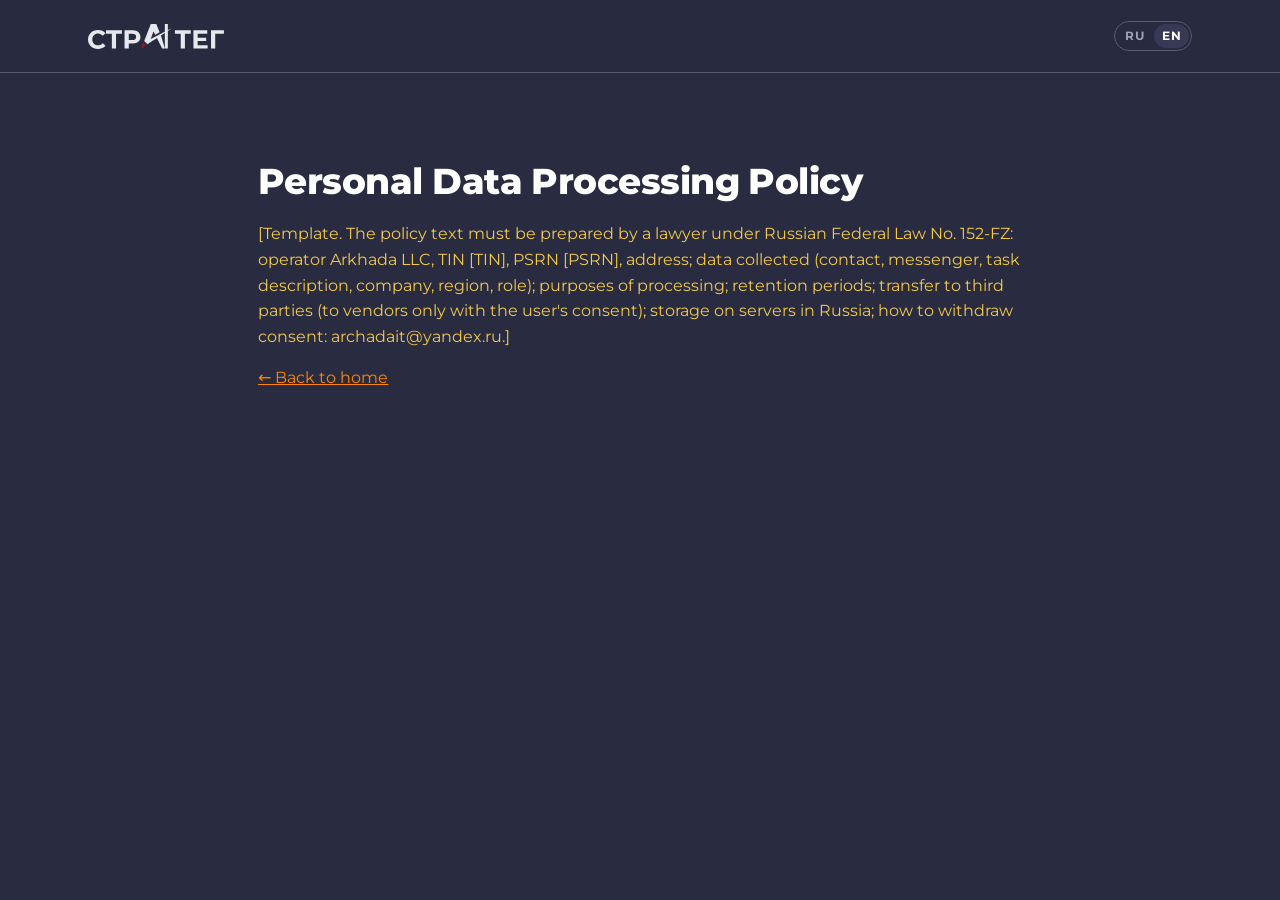
<file: en/privacy/index.html>
<!doctype html>
<html lang="en">
<head>
<meta charset="utf-8">
<meta name="viewport" content="width=device-width, initial-scale=1">
<title>Personal Data Processing Policy | StrAItegist</title>
<meta name="description" content="Personal data processing policy of Arkhada LLC">
<link rel="alternate" hreflang="ru" href="https://factory.straitegist.ru/privacy/">
<link rel="alternate" hreflang="en" href="https://factory.straitegist.ru/en/privacy/">
<link rel="alternate" hreflang="x-default" href="https://factory.straitegist.ru/privacy/">
<link rel="canonical" href="https://factory.straitegist.ru/en/privacy/">
<meta property="og:type" content="website">
<meta property="og:locale" content="en_US">
<meta property="og:site_name" content="StrAItegist">
<meta property="og:url" content="https://factory.straitegist.ru/en/privacy/">
<meta property="og:title" content="Personal Data Processing Policy | StrAItegist">
<meta property="og:description" content="Personal data processing policy of Arkhada LLC">
<meta property="og:image" content="https://factory.straitegist.ru/assets/og-plant.png">
<meta property="og:image:width" content="1200">
<meta property="og:image:height" content="630">
<meta name="twitter:card" content="summary_large_image">
<meta name="theme-color" content="#292B40">
<link rel="icon" href="/assets/favicon.svg" type="image/svg+xml">
<link rel="preconnect" href="https://fonts.googleapis.com">
<link rel="preconnect" href="https://fonts.gstatic.com" crossorigin>
<link rel="preload" href="/assets/fonts/montserrat-cyrillic-400-normal.woff2" as="font" type="font/woff2" crossorigin>
<link rel="preload" href="/assets/fonts/montserrat-cyrillic-800-normal.woff2" as="font" type="font/woff2" crossorigin>
<script>document.documentElement.classList.add("js")</script>
<!-- Иконки: только используемые на сайте, загружаются в фоне и не задерживают показ страницы. При добавлении новой иконки допишите её имя в icon_names (по алфавиту). -->
<link rel="preload" as="style" href="https://fonts.googleapis.com/css2?family=Material+Symbols+Outlined:opsz,wght,FILL,GRAD@24,300,0,0&icon_names=assignment,bolt,check,check_circle,compare_arrows,description,dns,fact_check,group_add,handshake,hub,inbox,insights,link,local_shipping,lock,manage_search,model_training,payments,precision_manufacturing,request_quote,savings,schedule,trending_up,tune&display=block" onload="this.onload=null;this.rel='stylesheet';if(document.fonts)document.fonts.load('24px &quot;Material Symbols Outlined&quot;','check').then(function(){document.documentElement.classList.add('ic-ok')})">
<noscript><link rel="stylesheet" href="https://fonts.googleapis.com/css2?family=Material+Symbols+Outlined:opsz,wght,FILL,GRAD@24,300,0,0&icon_names=assignment,bolt,check,check_circle,compare_arrows,description,dns,fact_check,group_add,handshake,hub,inbox,insights,link,local_shipping,lock,manage_search,model_training,payments,precision_manufacturing,request_quote,savings,schedule,trending_up,tune&display=block"></noscript>
<link rel="stylesheet" href="/assets/styles.css?v=20261105c">
<!-- Яндекс.Метрика: впишите номер счётчика в YM_ID -->
<script>
window.YM_ID = 0;
if (window.YM_ID) {
  (function(m,e,t,r,i,k,a){m[i]=m[i]||function(){(m[i].a=m[i].a||[]).push(arguments)};m[i].l=1*new Date();
  for (var j = 0; j < document.scripts.length; j++) {if (document.scripts[j].src === r) { return; }}
  k=e.createElement(t),a=e.getElementsByTagName(t)[0],k.async=1,k.src=r,a.parentNode.insertBefore(k,a)})
  (window, document, "script", "https://mc.yandex.ru/metrika/tag.js", "ym");
  ym(window.YM_ID, "init", {clickmap:true, trackLinks:true, accurateTrackBounce:true, webvisor:true});
}
</script>
</head>
<body>
<div class="pg">
<header class="top"><div class="wrap"><a class="logo" href="https://factory.straitegist.ru/en/"><img src="/assets/logo.svg" alt="StrAItegist" width="136" height="25" style="display:block"></a><div class="lang" role="group" aria-label="Language"><a href="https://factory.straitegist.ru/privacy/" hreflang="ru" lang="ru">RU</a><a href="https://factory.straitegist.ru/en/privacy/" hreflang="en" lang="en" aria-current="page">EN</a></div></div></header>
<main class="wrap" style="padding-top:64px;padding-bottom:96px;max-width:860px">
<h1 class="h" style="font-size:36px">Personal Data Processing Policy</h1>
<p class="ph">[Template. The policy text must be prepared by a lawyer under Russian Federal Law No. 152-FZ: operator Arkhada LLC, TIN [TIN], PSRN [PSRN], address; data collected (contact, messenger, task description, company, region, role); purposes of processing; retention periods; transfer to third parties (to vendors only with the user's consent); storage on servers in Russia; how to withdraw consent: archadait@yandex.ru.]</p>
<p><a href="https://factory.straitegist.ru/en/">← Back to home</a></p>
</main>
</div>
</body>
</html>
</file>
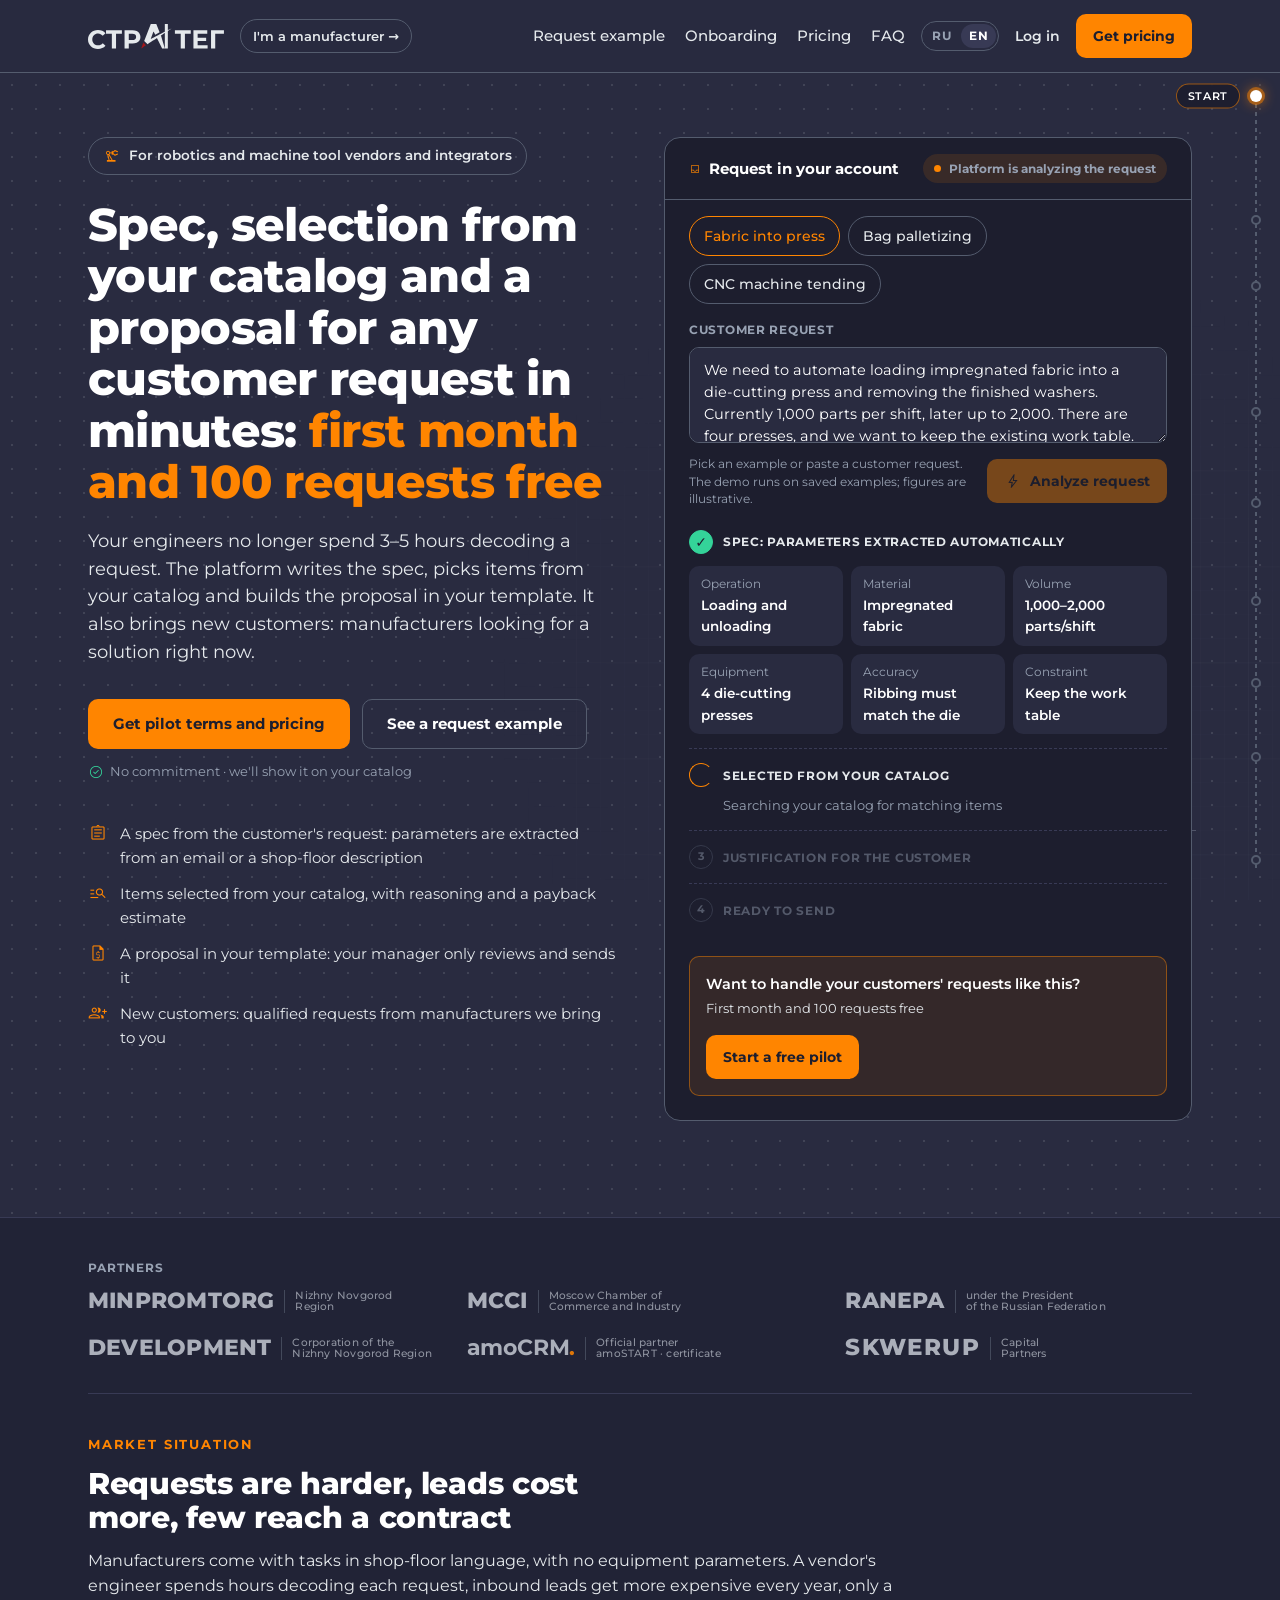
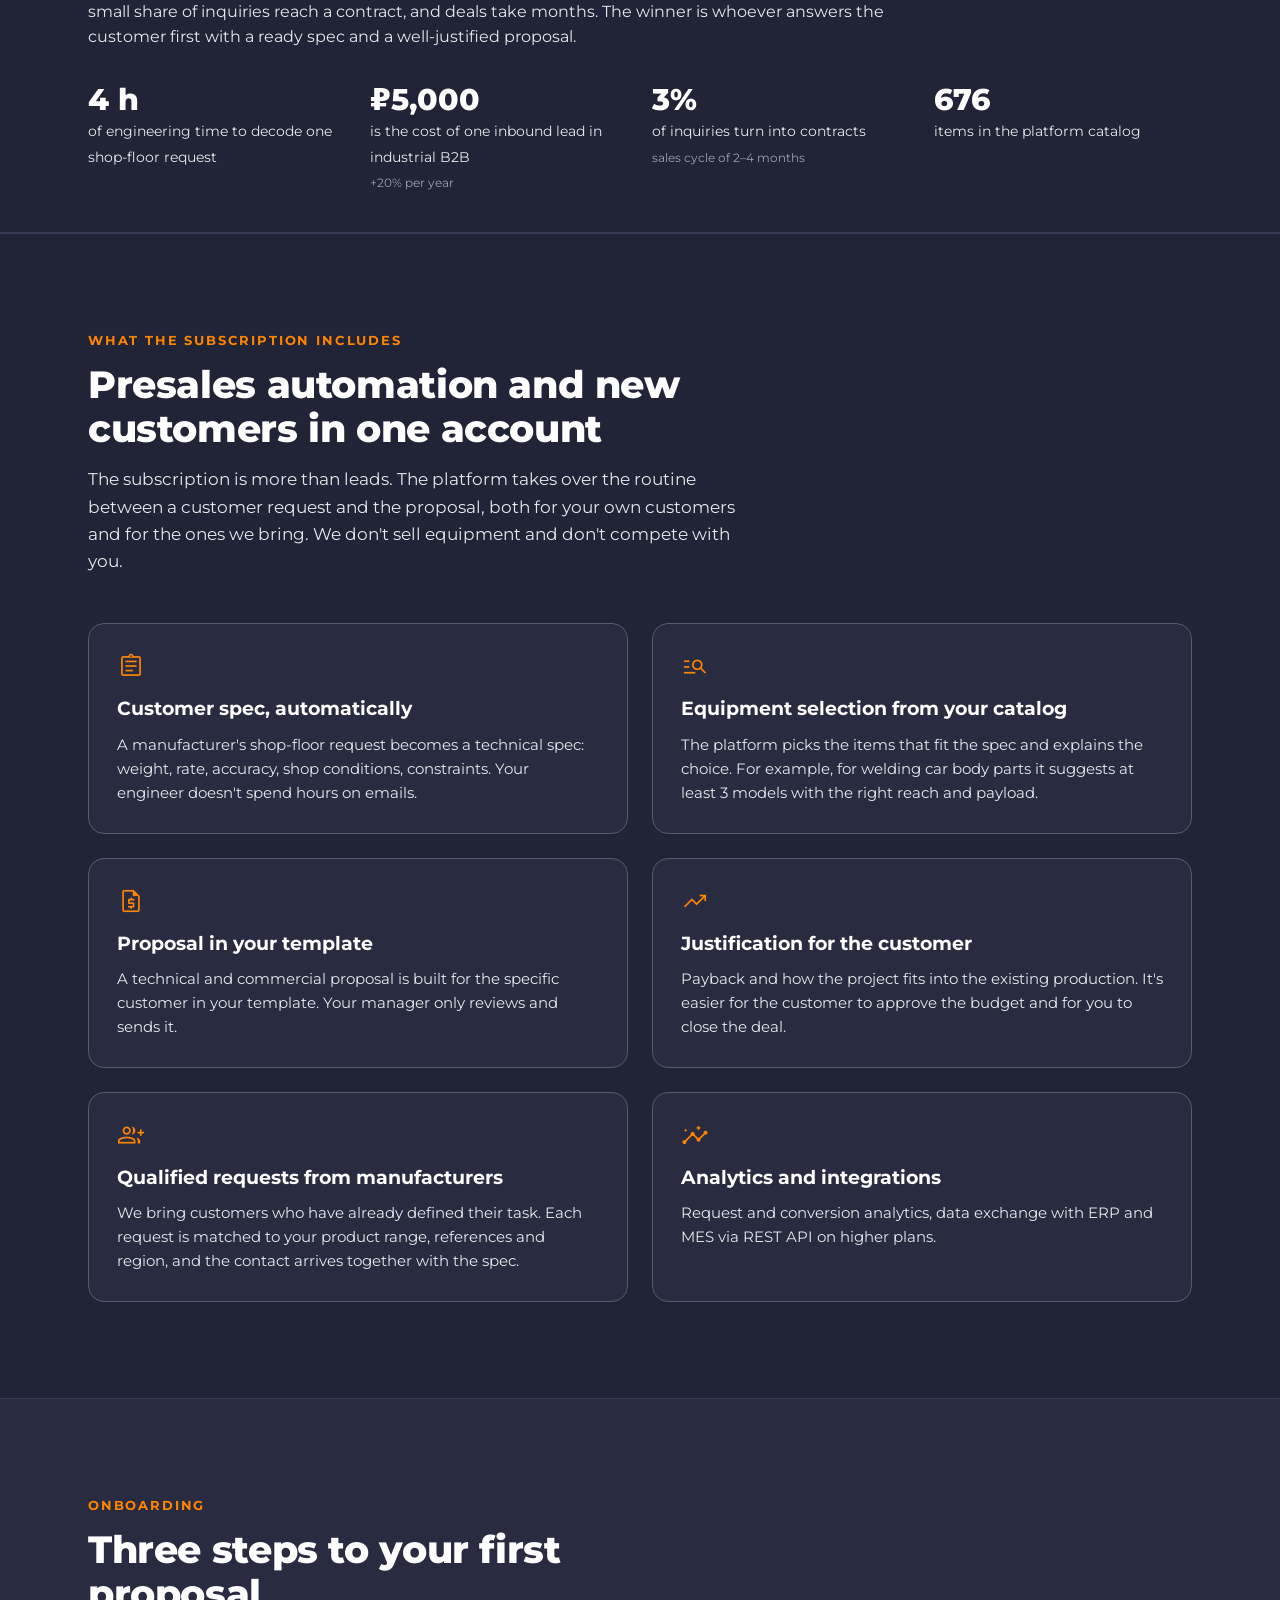
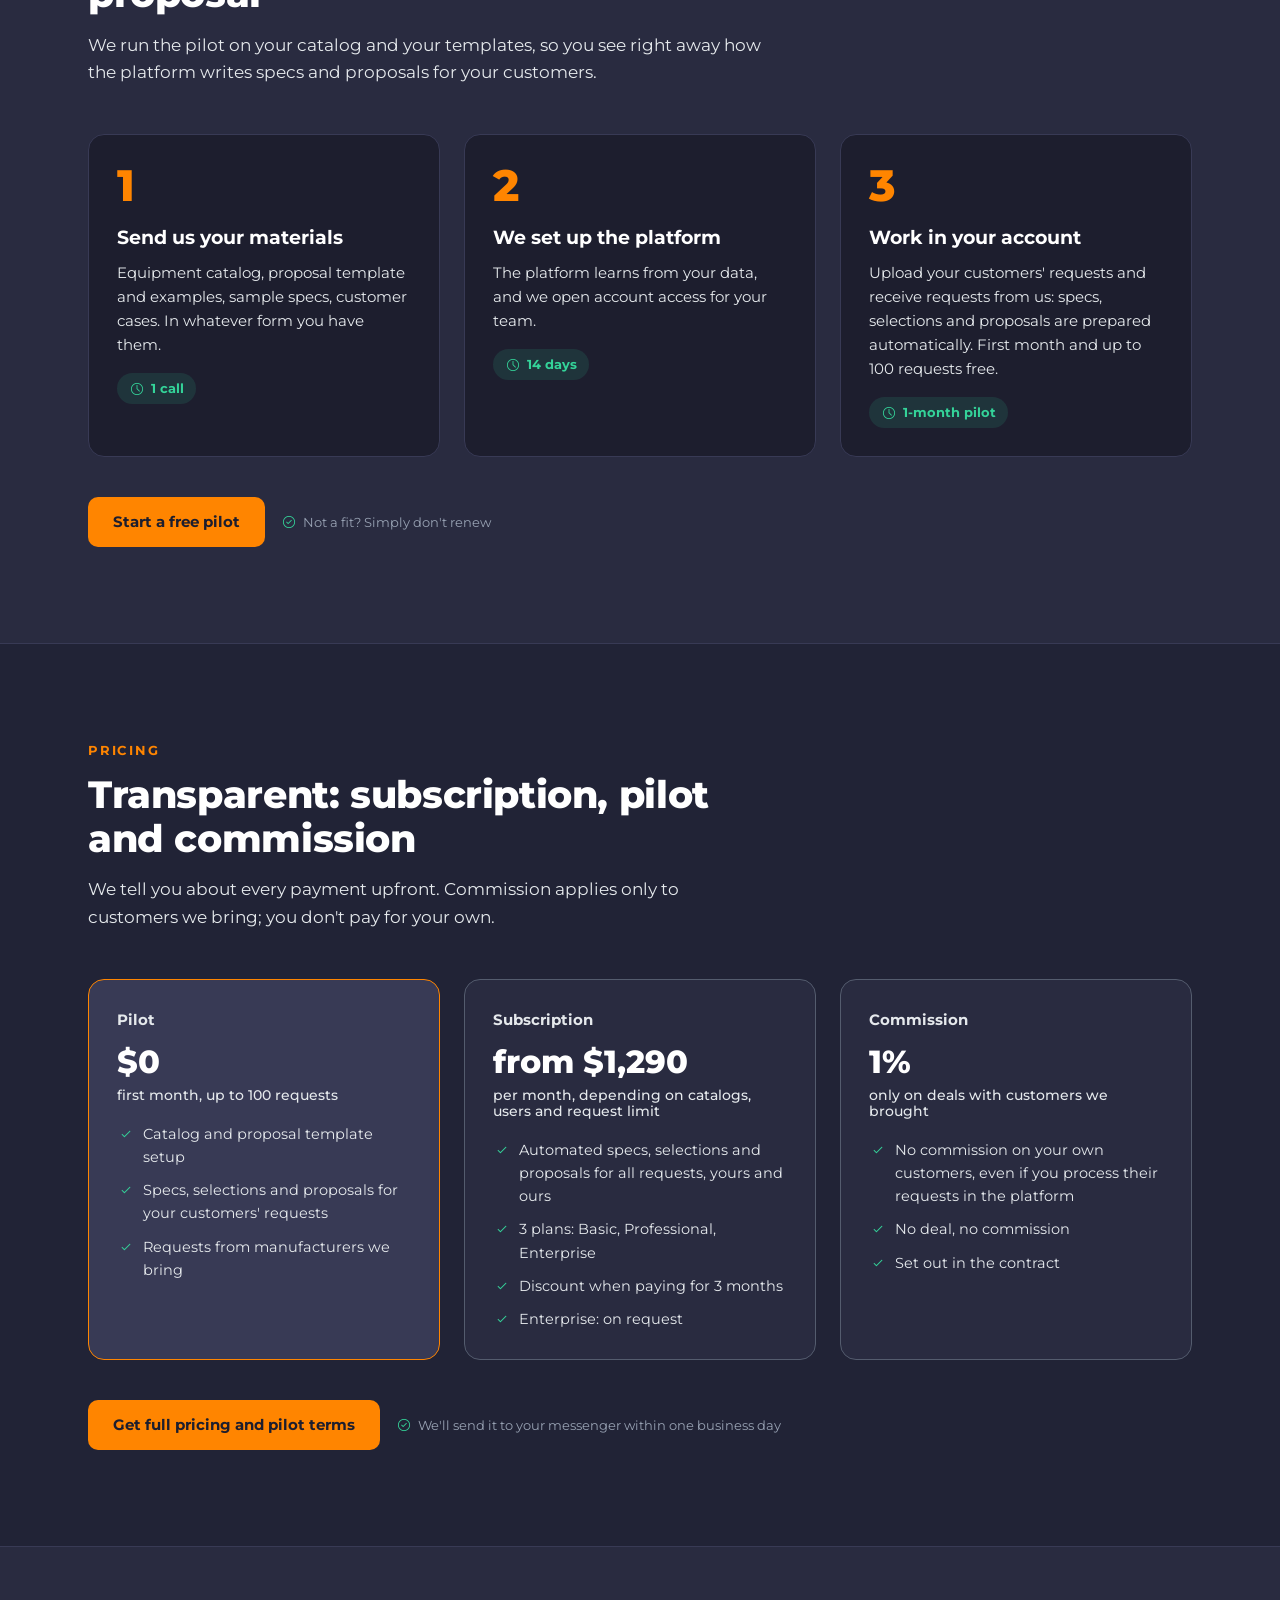
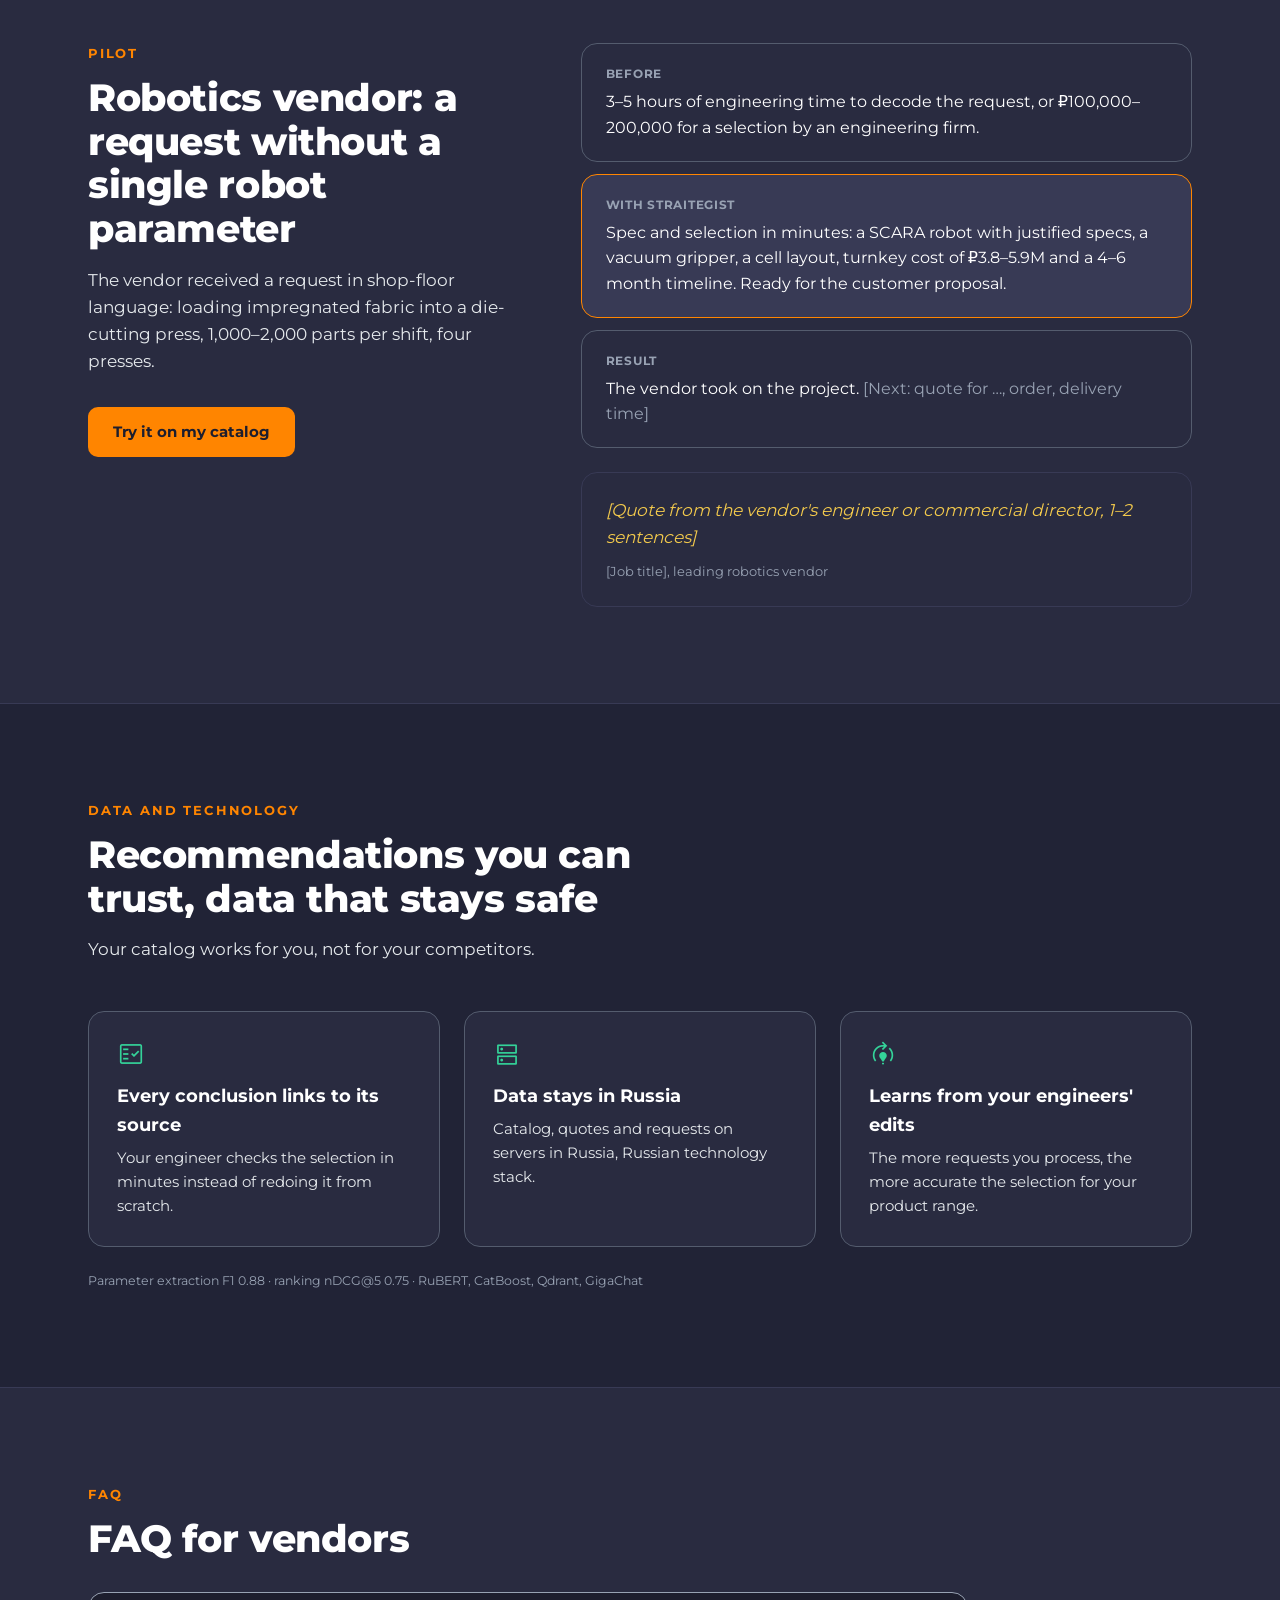
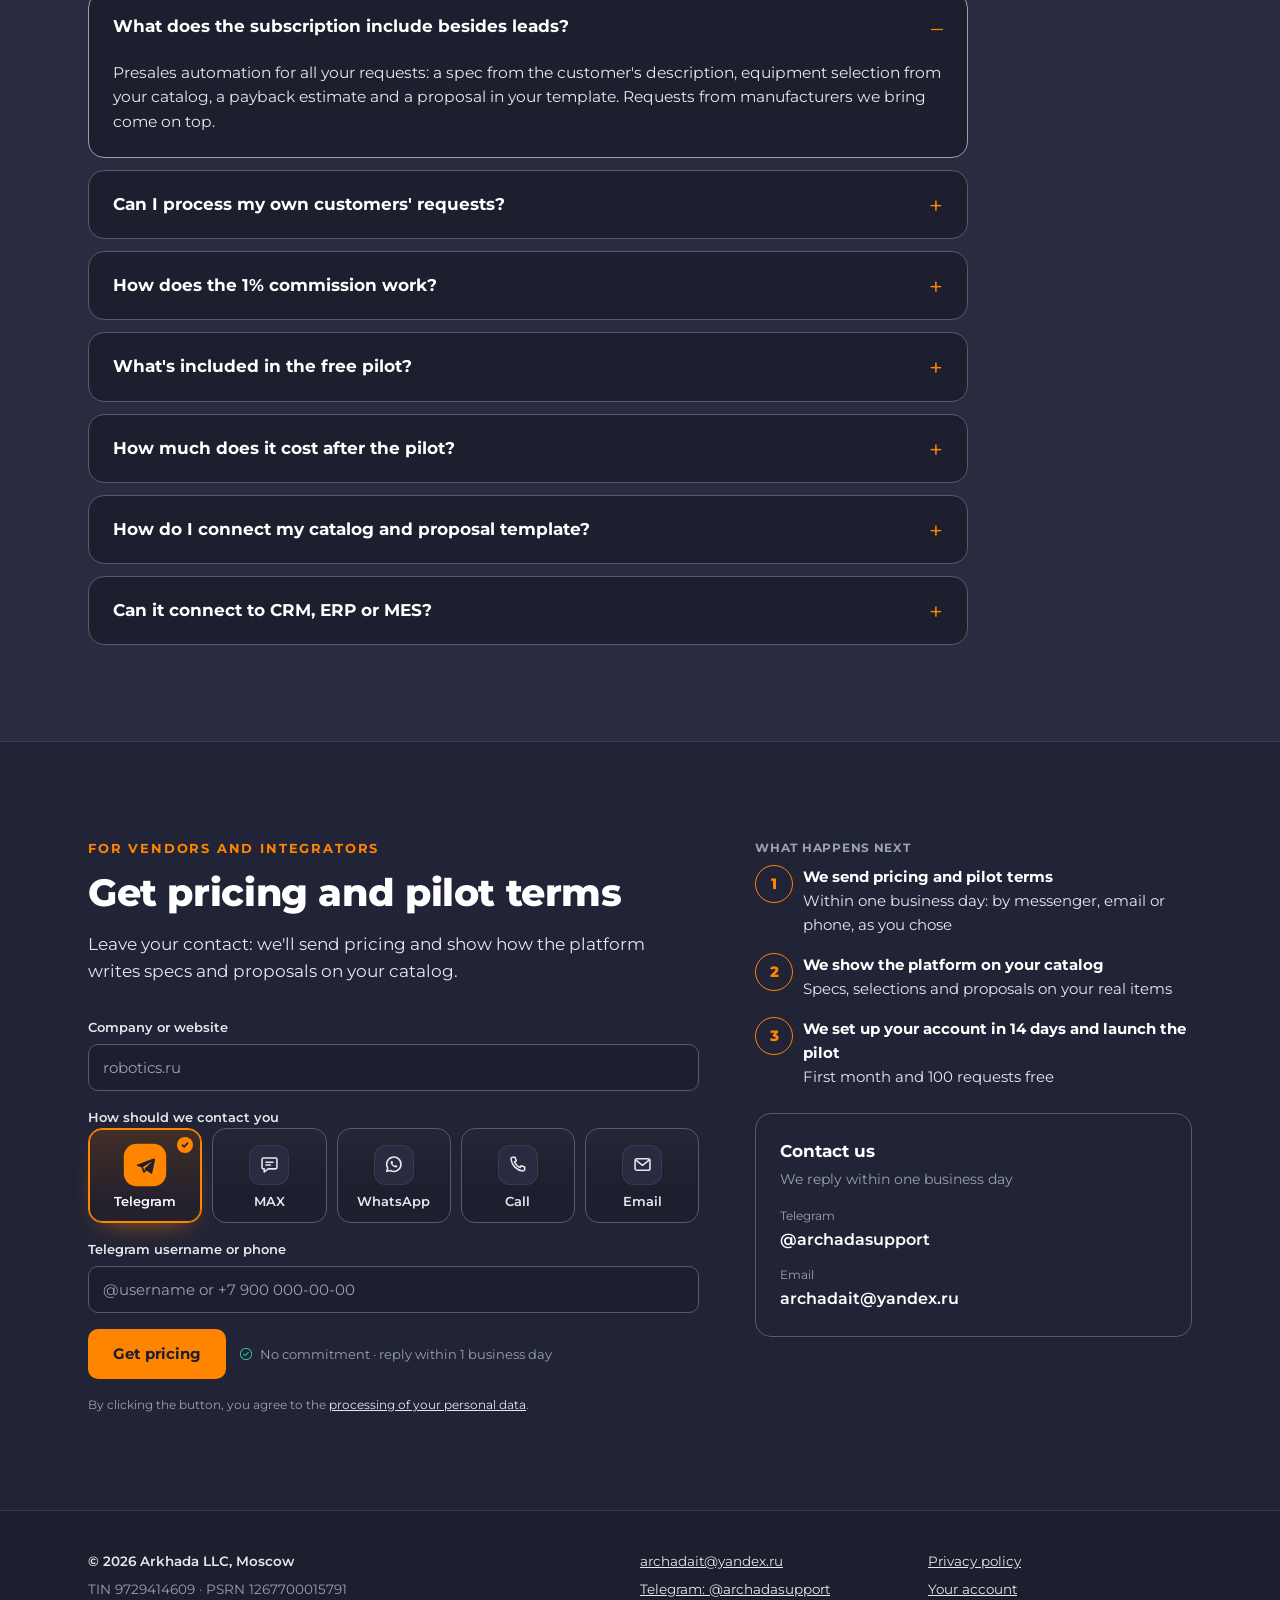
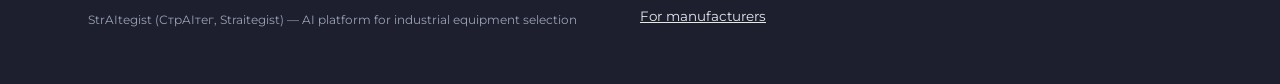
<file: vendors/en/index.html>
<!doctype html>
<html lang="en">
<head>
<meta charset="utf-8">
<meta name="viewport" content="width=device-width, initial-scale=1">
<title>Leads from manufacturers and proposal automation for integrators and equipment suppliers | StrAItegist</title>
<meta name="description" content="Customers for vendors and integrators: robotics and industrial equipment requests from manufacturers. Equipment selection from your catalog based on the spec, and AI-generated proposals. First month free.">
<link rel="alternate" hreflang="ru" href="https://vendors.straitegist.ru/">
<link rel="alternate" hreflang="en" href="https://vendors.straitegist.ru/en/">
<link rel="alternate" hreflang="x-default" href="https://vendors.straitegist.ru/">
<link rel="canonical" href="https://vendors.straitegist.ru/en/">
<meta property="og:type" content="website">
<meta property="og:locale" content="en_US">
<meta property="og:site_name" content="StrAItegist">
<meta property="og:url" content="https://vendors.straitegist.ru/en/">
<meta property="og:title" content="Leads from manufacturers and proposal automation for integrators and equipment suppliers | StrAItegist">
<meta property="og:description" content="Customers for vendors and integrators: robotics and industrial equipment requests from manufacturers. Equipment selection from your catalog based on the spec, and AI-generated proposals. First month free.">
<meta property="og:image" content="https://vendors.straitegist.ru/assets/og-vendor.png">
<meta property="og:image:width" content="1200">
<meta property="og:image:height" content="630">
<meta name="twitter:card" content="summary_large_image">
<meta name="theme-color" content="#292B40">
<link rel="icon" href="/assets/favicon.svg" type="image/svg+xml">
<link rel="preconnect" href="https://fonts.googleapis.com">
<link rel="preconnect" href="https://fonts.gstatic.com" crossorigin>
<link rel="preload" href="/assets/fonts/montserrat-cyrillic-400-normal.woff2" as="font" type="font/woff2" crossorigin>
<link rel="preload" href="/assets/fonts/montserrat-cyrillic-800-normal.woff2" as="font" type="font/woff2" crossorigin>
<script>document.documentElement.classList.add("js")</script>
<!-- Иконки: только используемые на сайте, загружаются в фоне и не задерживают показ страницы. При добавлении новой иконки допишите её имя в icon_names (по алфавиту). -->
<link rel="preload" as="style" href="https://fonts.googleapis.com/css2?family=Material+Symbols+Outlined:opsz,wght,FILL,GRAD@24,300,0,0&icon_names=assignment,bolt,check,check_circle,compare_arrows,description,dns,fact_check,group_add,handshake,hub,inbox,insights,link,local_shipping,lock,manage_search,model_training,payments,precision_manufacturing,request_quote,savings,schedule,trending_up,tune&display=block" onload="this.onload=null;this.rel='stylesheet';if(document.fonts)document.fonts.load('24px &quot;Material Symbols Outlined&quot;','check').then(function(){document.documentElement.classList.add('ic-ok')})">
<noscript><link rel="stylesheet" href="https://fonts.googleapis.com/css2?family=Material+Symbols+Outlined:opsz,wght,FILL,GRAD@24,300,0,0&icon_names=assignment,bolt,check,check_circle,compare_arrows,description,dns,fact_check,group_add,handshake,hub,inbox,insights,link,local_shipping,lock,manage_search,model_training,payments,precision_manufacturing,request_quote,savings,schedule,trending_up,tune&display=block"></noscript>
<link rel="stylesheet" href="/assets/styles.css?v=20261105c">
<!-- Яндекс.Метрика: впишите номер счётчика в YM_ID -->
<script>
window.YM_ID = 0;
if (window.YM_ID) {
  (function(m,e,t,r,i,k,a){m[i]=m[i]||function(){(m[i].a=m[i].a||[]).push(arguments)};m[i].l=1*new Date();
  for (var j = 0; j < document.scripts.length; j++) {if (document.scripts[j].src === r) { return; }}
  k=e.createElement(t),a=e.getElementsByTagName(t)[0],k.async=1,k.src=r,a.parentNode.insertBefore(k,a)})
  (window, document, "script", "https://mc.yandex.ru/metrika/tag.js", "ym");
  ym(window.YM_ID, "init", {clickmap:true, trackLinks:true, accurateTrackBounce:true, webvisor:true});
}
</script>
<script type="application/ld+json">
{"@context": "https://schema.org", "@graph": [{"@type": "Organization", "@id": "https://straitegist.ru/#org", "name": "StrAItegist", "alternateName": ["StrAItegist", "Straitegist", "Стратег", "Страйтег", "СтрАИтег", "Стр AI тег"], "legalName": "Arkhada LLC", "url": "https://straitegist.ru/", "logo": "https://factory.straitegist.ru/assets/logo.svg", "email": "archadait@yandex.ru", "address": {"@type": "PostalAddress", "addressLocality": "Moscow", "addressCountry": "RU"}}, {"@type": "WebSite", "@id": "https://vendors.straitegist.ru/en/#site", "url": "https://vendors.straitegist.ru/en/", "name": "StrAItegist for vendors and integrators", "inLanguage": "en", "publisher": {"@id": "https://straitegist.ru/#org"}, "alternateName": ["StrAItegist", "Стратег", "Страйтег", "StrAItegist"]}, {"@type": "Service", "@id": "https://vendors.straitegist.ru/en/#service", "name": "Leads from manufacturers and proposal automation for vendors and integrators", "serviceType": "Presales automation: specs, equipment selection from the catalog, AI-generated proposals", "description": "The platform writes a spec from the customer request, selects equipment from the vendor's catalog and builds the proposal in the vendor's template. Plus robotics and industrial equipment requests from manufacturers. First month and 100 requests free.", "provider": {"@id": "https://straitegist.ru/#org"}, "areaServed": {"@type": "Country", "name": "Russia"}, "audience": {"@type": "BusinessAudience", "audienceType": "Industrial equipment vendors, integrators and distributors"}, "offers": [{"@type": "Offer", "name": "Pilot", "price": "0", "priceCurrency": "USD", "description": "First month, up to 100 requests"}, {"@type": "Offer", "name": "Subscription", "priceCurrency": "USD", "priceSpecification": {"@type": "UnitPriceSpecification", "minPrice": "1290", "priceCurrency": "USD", "unitText": "month"}, "description": "From $1,290 per month, depending on catalogs, users and request limit"}], "url": "https://vendors.straitegist.ru/en/"}, {"@type": "FAQPage", "@id": "https://vendors.straitegist.ru/en/#faq", "mainEntity": [{"@type": "Question", "name": "Can I process my own customers' requests?", "acceptedAnswer": {"@type": "Answer", "text": "Yes. Upload the customer's request to your account and the platform prepares the spec, selection and proposal. There's no commission on your own customers."}}, {"@type": "Question", "name": "How does the 1% commission work?", "acceptedAnswer": {"@type": "Answer", "text": "It applies only to deals with customers we brought. You don't pay for your own customers, even if you prepared the spec and proposal in the platform. No deal, no commission. The terms are set out in the contract."}}, {"@type": "Question", "name": "What's included in the free pilot?", "acceptedAnswer": {"@type": "Answer", "text": "The first month and up to 100 requests: catalog and proposal template setup, an account for your team, specs, selections and proposals for your requests, and requests from us. No commitment: if it's not a fit, simply don't renew."}}, {"@type": "Question", "name": "How much does it cost after the pilot?", "acceptedAnswer": {"@type": "Answer", "text": "From $1,290 per month. The price depends on the number of catalogs, users and the request limit; paying for 3 months is cheaper. We'll send full pricing on request."}}, {"@type": "Question", "name": "How do I connect my catalog and proposal template?", "acceptedAnswer": {"@type": "Answer", "text": "Send us your catalog, template and sample proposals and specs in whatever form you have them. We handle the setup: one call from you, 14 days to launch from us."}}, {"@type": "Question", "name": "Can it connect to CRM, ERP or MES?", "acceptedAnswer": {"@type": "Answer", "text": "Yes, the Professional plan includes data exchange via REST API. Custom integrations are available on the Enterprise plan."}}]}]}
</script>
</head>
<body class="vendor" data-audience="vendor">
<div class="pg">

<header class="top">
<div class="wrap" style="position: relative">
<a class="logo" href="#top" aria-label="StrAItegist, home"><img src="/assets/logo.svg" alt="StrAItegist" width="136" height="25" style="display:block"></a>
<a class="aud" href="https://factory.straitegist.ru/en/">I'm a manufacturer →</a>
<nav class="nav" aria-label="Sections">
<a href="#demo">Request example</a>
<a href="#how">Onboarding</a>
<a href="#pricing">Pricing</a>
<a href="#faq">FAQ</a>
</nav>



<div class="lang" role="group" aria-label="Language"><a href="https://vendors.straitegist.ru/" hreflang="ru" lang="ru">RU</a><a href="https://vendors.straitegist.ru/en/" hreflang="en" lang="en" aria-current="page">EN</a></div>
<a class="login" href="https://straitegist.ru/?role=vendor">Log in</a>
<a class="btn btn-p btn-s hd-cta" href="#lead">Get pricing</a>
<details class="burger">
<summary aria-label="Open menu"><svg class="svg-ic" width="20" height="20" viewBox="0 0 24 24" aria-hidden="true"><path d="M4 7h16M4 12h16M4 17h16" stroke="currentColor" stroke-width="2" stroke-linecap="round" fill="none"/></svg></summary>
<div class="menu">
<a class="mlang" href="https://vendors.straitegist.ru/" lang="ru">Русский</a>
<a href="#demo">Request example</a>
<a href="#how">Onboarding</a>
<a href="#pricing">Pricing</a>
<a href="#faq">FAQ</a>
<a href="https://factory.straitegist.ru/en/">I'm a manufacturer</a>
<a href="https://straitegist.ru/?role=vendor">Log in to your account</a>
</div>
</details>
</div>
</header>

<main id="top">
<section class="hero">
<div class="wrap">
<div>
<span class="badge"><span class="ic">precision_manufacturing</span>For robotics and machine tool vendors and integrators</span>
<h1 class="h">Spec, selection from your catalog and a proposal for any customer request in minutes: <em>first month and 100 requests free</em></h1>
<p class="lead">Your engineers no longer spend 3–5 hours decoding a request. The platform writes the spec, picks items from your catalog and builds the proposal in your template. It also brings new customers: manufacturers looking for a solution right now.</p>
<div class="cta">
<a class="btn btn-p" href="#lead">Get pilot terms and pricing</a>
<a class="btn btn-g" href="#demo">See a request example</a>
</div>
<p class="micro"><span class="ic">check_circle</span>No commitment · we'll show it on your catalog</p>
<ul class="ticks">
<li><span class="ic">assignment</span><span>A spec from the customer's request: parameters are extracted from an email or a shop-floor description</span></li>
<li><span class="ic">manage_search</span><span>Items selected from your catalog, with reasoning and a payback estimate</span></li>
<li><span class="ic">request_quote</span><span>A proposal in your template: your manager only reviews and sends it</span></li>
<li><span class="ic">group_add</span><span>New customers: qualified requests from manufacturers we bring to you</span></li>
</ul>
</div>

<div class="card" id="demo" style="scroll-margin-top: 90px">
<div class="demo-head"><p><span class="ic">inbox</span>Request in your account</p><span class="status" id="demo-status" data-state="idle" aria-live="polite"><i></i><span>New request</span></span></div>
<div class="demo-in">
<div class="chips" id="chips" role="group" aria-label="Examples">
</div>
<label class="dlbl" for="demo-task">Customer request</label>
<textarea id="demo-task" rows="3" placeholder="For example: a customer wants to automate CNC lathe loading, blanks up to 8 kg"></textarea>
<div class="demo-run"><p class="hint">Pick an example or paste a customer request. The demo runs on saved examples; figures are illustrative.</p><button class="btn btn-p btn-s" id="demo-run" type="button"><span class="ic">bolt</span>Analyze request</button></div>
<div id="demo-out" aria-live="polite"></div>
<div class="plaque">
<p>Want to handle your customers' requests like this?<span>First month and 100 requests free</span></p>
<a class="btn btn-p btn-s" href="#lead">Start a free pilot</a>
</div>
</div>
</div>
</div>
</section>

<section class="proof" aria-label="Market situation and partners">
<div class="wrap">
<div class="trust trust-first">
<small>Partners</small>
<ul class="plogos">
<li class="pl pl-row" title="Ministry of Industry, Trade and Entrepreneurship of the Nizhny Novgorod Region"><span class="pl-a pl-xl">MINPROMTORG</span><span class="pl-b">Nizhny Novgorod<br>Region</span></li>
<li class="pl pl-row" title="Moscow Chamber of Commerce and Industry"><span class="pl-a pl-xl">MCCI</span><span class="pl-b">Moscow Chamber of<br>Commerce and Industry</span></li>
<li class="pl pl-row" title="Russian Presidential Academy of National Economy and Public Administration"><span class="pl-a pl-xl">RANEPA</span><span class="pl-b">under the President<br>of the Russian Federation</span></li>
<li class="pl pl-row" title="Nizhny Novgorod Region Development Corporation"><span class="pl-a pl-xl">DEVELOPMENT</span><span class="pl-b">Corporation of the<br>Nizhny Novgorod Region</span></li>
<li class="pl pl-row"><a class="pl-link" href="/assets/partners/amocrm-partner-certificate.jpg" data-lightbox="cert" title="amoCRM official partner certificate"><span class="pl-a pl-xl pl-amo">amoCRM<i>.</i></span><span class="pl-b">Official partner<br>amoSTART · certificate</span></a></li>
<li class="pl pl-row" title="Skwerup Capital Partners"><span class="pl-a pl-xl pl-lat">SKWERUP</span><span class="pl-b">Capital<br>Partners</span></li>
</ul>
</div>
<div class="market">
<p class="eyebrow">Market situation</p>
<h2 class="t">Requests are harder, leads cost more, few reach a contract</h2>
<p>Manufacturers come with tasks in shop-floor language, with no equipment parameters. A vendor's engineer spends hours decoding each request, inbound leads get more expensive every year, only a small share of inquiries reach a contract, and deals take months. The winner is whoever answers the customer first with a ready spec and a well-justified proposal.</p>
</div>
<div class="nums">
<div><strong>4 h</strong><span>of engineering time to decode one shop-floor request</span></div>
<div><strong>₽5,000</strong><span>is the cost of one inbound lead in industrial B2B</span><small>+20% per year</small></div>
<div><strong>3%</strong><span>of inquiries turn into contracts</span><small>sales cycle of 2–4 months</small></div>
<div><strong>676</strong><span>items in the platform catalog</span></div>
</div>
</div>
</section>

<section class="blk alt" id="value">
<div class="wrap">
<p class="eyebrow">What the subscription includes</p>
<h2 class="t">Presales automation and new customers in one account</h2>
<p class="intro">The subscription is more than leads. The platform takes over the routine between a customer request and the proposal, both for your own customers and for the ones we bring. We don't sell equipment and don't compete with you.</p>
<div class="vals">
<div><span class="ic">assignment</span><b>Customer spec, automatically</b><p>A manufacturer's shop-floor request becomes a technical spec: weight, rate, accuracy, shop conditions, constraints. Your engineer doesn't spend hours on emails.</p></div>
<div><span class="ic">manage_search</span><b>Equipment selection from your catalog</b><p>The platform picks the items that fit the spec and explains the choice. For example, for welding car body parts it suggests at least 3 models with the right reach and payload.</p></div>
<div><span class="ic">request_quote</span><b>Proposal in your template</b><p>A technical and commercial proposal is built for the specific customer in your template. Your manager only reviews and sends it.</p></div>
<div><span class="ic">trending_up</span><b>Justification for the customer</b><p>Payback and how the project fits into the existing production. It's easier for the customer to approve the budget and for you to close the deal.</p></div>
<div><span class="ic">group_add</span><b>Qualified requests from manufacturers</b><p>We bring customers who have already defined their task. Each request is matched to your product range, references and region, and the contact arrives together with the spec.</p></div>
<div><span class="ic">insights</span><b>Analytics and integrations</b><p>Request and conversion analytics, data exchange with ERP and MES via REST API on higher plans.</p></div>
</div>
</div>
</section>

<section class="blk" id="how" style="scroll-margin-top: 72px">
<div class="wrap">
<p class="eyebrow">Onboarding</p>
<h2 class="t">Three steps to your first proposal</h2>
<p class="intro">We run the pilot on your catalog and your templates, so you see right away how the platform writes specs and proposals for your customers.</p>
<ol class="steps">
<li><p class="n">1</p><h3>Send us your materials</h3><p>Equipment catalog, proposal template and examples, sample specs, customer cases. In whatever form you have them.</p><span class="time"><span class="ic">schedule</span>1 call</span></li>
<li><p class="n">2</p><h3>We set up the platform</h3><p>The platform learns from your data, and we open account access for your team.</p><span class="time"><span class="ic">schedule</span>14 days</span></li>
<li><p class="n">3</p><h3>Work in your account</h3><p>Upload your customers' requests and receive requests from us: specs, selections and proposals are prepared automatically. First month and up to 100 requests free.</p><span class="time"><span class="ic">schedule</span>1-month pilot</span></li>
</ol>
<div class="after">
<a class="btn btn-p" href="#lead">Start a free pilot</a>
<p class="micro" style="margin: 0"><span class="ic">check_circle</span>Not a fit? Simply don't renew</p>
</div>
</div>
</section>

<section class="blk alt" id="pricing" style="scroll-margin-top: 72px">
<div class="wrap">
<p class="eyebrow">Pricing</p>
<h2 class="t">Transparent: subscription, pilot and commission</h2>
<p class="intro">We tell you about every payment upfront. Commission applies only to customers we bring; you don't pay for your own.</p>
<div class="prices">
<div class="pilot">
<h3>Pilot</h3>
<p class="sum">$0<small>first month, up to 100 requests</small></p>
<ul>
<li><span class="ic">check</span>Catalog and proposal template setup</li>
<li><span class="ic">check</span>Specs, selections and proposals for your customers' requests</li>
<li><span class="ic">check</span>Requests from manufacturers we bring</li>
</ul>
</div>
<div>
<h3>Subscription</h3>
<p class="sum">from $1,290<small>per month, depending on catalogs, users and request limit</small></p>
<ul>
<li><span class="ic">check</span>Automated specs, selections and proposals for all requests, yours and ours</li>
<li><span class="ic">check</span>3 plans: Basic, Professional, Enterprise</li>
<li><span class="ic">check</span>Discount when paying for 3 months</li>
<li><span class="ic">check</span>Enterprise: on request</li>
</ul>
</div>
<div>
<h3>Commission</h3>
<p class="sum">1%<small>only on deals with customers we brought</small></p>
<ul>
<li><span class="ic">check</span>No commission on your own customers, even if you process their requests in the platform</li>
<li><span class="ic">check</span>No deal, no commission</li>
<li><span class="ic">check</span>Set out in the contract</li>
</ul>
</div>
</div>
<div class="after">
<a class="btn btn-p" href="#lead">Get full pricing and pilot terms</a>
<p class="micro" style="margin: 0"><span class="ic">check_circle</span>We'll send it to your messenger within one business day</p>
</div>
</div>
</section>

<section class="blk" id="case" style="scroll-margin-top: 72px">
<div class="wrap split">
<div>
<p class="eyebrow">Pilot</p>
<h2 class="t">Robotics vendor: a request without a single robot parameter</h2>
<p class="intro" style="margin-bottom: 32px">The vendor received a request in shop-floor language: loading impregnated fabric into a die-cutting press, 1,000–2,000 parts per shift, four presses.</p>
<a class="btn btn-p" href="#lead">Try it on my catalog</a>
</div>
<div>
<div class="ba">
<div><span>Before</span><p>3–5 hours of engineering time to decode the request, or ₽100,000–200,000 for a selection by an engineering firm.</p></div>
<div class="now"><span>With StrAItegist</span><p>Spec and selection in minutes: a SCARA robot with justified specs, a vacuum gripper, a cell layout, turnkey cost of ₽3.8–5.9M and a 4–6 month timeline. Ready for the customer proposal.</p></div>
<div><span>Result</span><p>The vendor took on the project. <span class="ph" style="display: inline; text-transform: none; letter-spacing: 0; font-size: 16px; font-weight: 400">[Next: quote for …, order, delivery time]</span></p></div>
</div>
<blockquote class="qt" style="margin-left: 0; margin-right: 0"><span class="ph">[Quote from the vendor's engineer or commercial director, 1–2 sentences]</span><cite>[Job title], leading robotics vendor</cite></blockquote>
</div>
</div>
</section>

<section class="blk alt" id="data">
<div class="wrap">
<p class="eyebrow">Data and technology</p>
<h2 class="t">Recommendations you can trust, data that stays safe</h2>
<p class="intro">Your catalog works for you, not for your competitors.</p>
<div class="sec">
<div><span class="ic">fact_check</span><b>Every conclusion links to its source</b><p>Your engineer checks the selection in minutes instead of redoing it from scratch.</p></div>
<div><span class="ic">dns</span><b>Data stays in Russia</b><p>Catalog, quotes and requests on servers in Russia, Russian technology stack.</p></div>
<div><span class="ic">model_training</span><b>Learns from your engineers' edits</b><p>The more requests you process, the more accurate the selection for your product range.</p></div>
</div>
<p class="stack">Parameter extraction F1 0.88 · ranking nDCG@5 0.75 · RuBERT, CatBoost, Qdrant, GigaChat</p>
</div>
</section>

<section class="blk" id="faq" style="scroll-margin-top: 72px">
<div class="wrap">
<p class="eyebrow">FAQ</p>
<h2 class="t">FAQ for vendors</h2>
<div class="faq" style="margin-top: 32px">
<details open="open"><summary>What does the subscription include besides leads?</summary><p>Presales automation for all your requests: a spec from the customer's description, equipment selection from your catalog, a payback estimate and a proposal in your template. Requests from manufacturers we bring come on top.</p></details>
<details><summary>Can I process my own customers' requests?</summary><p>Yes. Upload the customer's request to your account and the platform prepares the spec, selection and proposal. There's no commission on your own customers.</p></details>
<details><summary>How does the 1% commission work?</summary><p>It applies only to deals with customers we brought. You don't pay for your own customers, even if you prepared the spec and proposal in the platform. No deal, no commission. The terms are set out in the contract.</p></details>
<details><summary>What's included in the free pilot?</summary><p>The first month and up to 100 requests: catalog and proposal template setup, an account for your team, specs, selections and proposals for your requests, and requests from us. No commitment: if it's not a fit, simply don't renew.</p></details>
<details><summary>How much does it cost after the pilot?</summary><p>From $1,290 per month. The price depends on the number of catalogs, users and the request limit; paying for 3 months is cheaper. We'll send full pricing on request.</p></details>
<details><summary>How do I connect my catalog and proposal template?</summary><p>Send us your catalog, template and sample proposals and specs in whatever form you have them. We handle the setup: one call from you, 14 days to launch from us.</p></details>
<details><summary>Can it connect to CRM, ERP or MES?</summary><p>Yes, the Professional plan includes data exchange via REST API. Custom integrations are available on the Enterprise plan.</p></details>
</div>
</div>
</section>

<section class="blk alt" id="lead" style="scroll-margin-top: 72px">
<div class="wrap lead-w">
<div>
<p class="eyebrow">For vendors and integrators</p>
<h2 class="t">Get pricing and pilot terms</h2>
<p class="intro" style="margin-bottom: 32px">Leave your contact: we'll send pricing and show how the platform writes specs and proposals on your catalog.</p>
<div id="step1">
<form class="f" id="lead-form" novalidate><input type="hidden" name="interest" value=""><div style="position:absolute;left:-9999px" aria-hidden="true"><label>Leave this empty<input name="website" tabindex="-1" autocomplete="off"></label></div>
<div class="fld"><label for="v-company">Company or website</label><input id="v-company" name="company" autocomplete="organization" placeholder="robotics.ru"></div>
<fieldset class="fld">
<legend>How should we contact you</legend>
<div class="pick pick-5">
<label class="pk"><input type="radio" name="messenger" value="telegram" checked><span class="pk-c"><span class="pk-i"><svg width="21" height="21" viewBox="0 0 24 24" fill="currentColor" aria-hidden="true"><path d="M20.7 4.3 3.4 11c-1.2.5-1.2 1.2-.2 1.5l4.4 1.4 1.7 5.2c.2.6.4.8.8.8.4 0 .6-.2.9-.5l2.2-2.1 4.5 3.3c.8.5 1.4.2 1.6-.8l2.9-13.6c.3-1.2-.4-1.7-1.5-1.3Zm-11.4 9.4 8.6-5.4c.4-.3.8-.1.5.2l-7.3 6.6-.3 3.1-1.5-4.5Z"/></svg></span><span class="pk-t">Telegram</span></span></label>
<label class="pk"><input type="radio" name="messenger" value="max"><span class="pk-c"><span class="pk-i"><svg width="21" height="21" viewBox="0 0 24 24" fill="none" stroke="currentColor" stroke-width="1.8" stroke-linejoin="round" stroke-linecap="round" aria-hidden="true"><path d="M5 4.5h14a1.5 1.5 0 0 1 1.5 1.5v9.5A1.5 1.5 0 0 1 19 17h-8.5L6 20.5V17H5a1.5 1.5 0 0 1-1.5-1.5V6A1.5 1.5 0 0 1 5 4.5Z"/><path d="M8 9.5h8M8 12.5h5"/></svg></span><span class="pk-t">MAX</span></span></label>
<label class="pk"><input type="radio" name="messenger" value="whatsapp"><span class="pk-c"><span class="pk-i"><svg width="21" height="21" viewBox="0 0 24 24" aria-hidden="true"><path d="M4.3 19.7 5.4 16A8.2 8.2 0 1 1 8.3 18.8Z" fill="none" stroke="currentColor" stroke-width="1.8" stroke-linejoin="round"/><path fill="currentColor" d="M9.1 8.4c.2-.4.5-.5.8-.5h.5c.2 0 .4.1.5.4l.6 1.5c.1.2 0 .4-.1.6l-.5.6c.5 1 1.3 1.8 2.3 2.3l.6-.5c.2-.1.4-.2.6-.1l1.5.6c.3.1.4.3.4.5v.5c0 .3-.1.6-.5.8-.6.3-1.7.4-3.1-.3a7.3 7.3 0 0 1-3.5-3.5c-.6-1.3-.5-2.3-.1-2.9Z"/></svg></span><span class="pk-t">WhatsApp</span></span></label>
<label class="pk"><input type="radio" name="messenger" value="phone"><span class="pk-c"><span class="pk-i"><svg width="21" height="21" viewBox="0 0 24 24" fill="none" stroke="currentColor" stroke-width="1.8" stroke-linejoin="round" aria-hidden="true"><path d="M6.6 3.8h2.6l1.4 4-2 1.3a11.6 11.6 0 0 0 6.3 6.3l1.3-2 4 1.4V17.4a2 2 0 0 1-2.2 2A15.4 15.4 0 0 1 4.6 6a2 2 0 0 1 2-2.2Z"/></svg></span><span class="pk-t">Call</span></span></label>
<label class="pk"><input type="radio" name="messenger" value="email"><span class="pk-c"><span class="pk-i"><svg width="21" height="21" viewBox="0 0 24 24" fill="none" stroke="currentColor" stroke-width="1.8" stroke-linejoin="round" stroke-linecap="round" aria-hidden="true"><rect x="3.5" y="5.5" width="17" height="13" rx="2"/><path d="m4.5 7 7.5 6 7.5-6"/></svg></span><span class="pk-t">Email</span></span></label>
</div>
</fieldset>
<div class="fld"><label for="v-contact">Phone or messenger username</label><input id="v-contact" name="contact" autocomplete="tel" placeholder="+7 900 000-00-00 or @username"></div>
<div class="cta">
<button class="btn btn-p" type="submit">Get pricing</button>
<p class="micro" style="margin: 0"><span class="ic">check_circle</span>No commitment · reply within 1 business day</p>
</div>
<p class="msg" id="form-msg" role="status"></p>
<p class="consent">By clicking the button, you agree to the <a href="/en/privacy/">processing of your personal data</a>.</p>
</form>
</div>
<div id="step2" hidden>
<div class="done"><b><span class="ic">check_circle</span>We've got your request</b><p>We'll send pricing within one business day. Tell us a bit more so the pilot runs on your own items from day one.</p></div>
<form class="f" id="lead-form-2" novalidate>
<fieldset class="fld">
<legend>You are</legend>
<div class="pick pick-3">
<label class="pk"><input type="radio" name="role" value="vendor" checked><span class="pk-c"><span class="pk-i"><span class="ic">precision_manufacturing</span></span><span class="pk-t">Vendor</span></span></label>
<label class="pk"><input type="radio" name="role" value="integrator"><span class="pk-c"><span class="pk-i"><span class="ic">hub</span></span><span class="pk-t">Integrator</span></span></label>
<label class="pk"><input type="radio" name="role" value="distributor"><span class="pk-c"><span class="pk-i"><span class="ic">local_shipping</span></span><span class="pk-t">Distributor</span></span></label>
</div>
</fieldset>
<div class="two">
<div class="fld"><label for="v-name">Name</label><input id="v-name" name="name" autocomplete="name"></div>
<div class="fld"><label for="v-pos">Job title</label><input id="v-pos" name="position"></div>
</div>
<div class="fld"><label for="v-cat">What's in your catalog</label><textarea id="v-cat" name="catalog" placeholder="For example: cobots and SCARA robots, about 200 items, machine tending cell integration"></textarea></div>
<div class="cta"><button class="btn btn-g" type="submit">Add details</button></div>
</form>
</div>
</div>
<aside>
<p class="lbl" style="margin-top: 0">What happens next</p>
<ol class="next">
<li><span><b>We send pricing and pilot terms</b>Within one business day: by messenger, email or phone, as you chose</span></li>
<li><span><b>We show the platform on your catalog</b>Specs, selections and proposals on your real items</span></li>
<li><span><b>We set up your account in 14 days and launch the pilot</b>First month and 100 requests free</span></li>
</ol>
<div class="contact">
<h3>Contact us</h3>
<p class="role">We reply within one business day</p>
<dl>
<div><dt>Telegram</dt><dd><a href="https://t.me/archadasupport">@archadasupport</a></dd></div>
<div><dt>Email</dt><dd><a href="mailto:archadait@yandex.ru">archadait@yandex.ru</a></dd></div>
</dl>
</div>
</aside>
</div>
</section>
</main>

<footer class="ft">
<div class="wrap">
<div>
<p style="color: #E5E9EC; font-weight: 600">© 2026 Arkhada LLC, Moscow</p>
<p>TIN 9729414609 · PSRN 1267700015791</p>
<p class="brand-alt">StrAItegist (СтрAIтег, Straitegist) — AI platform for industrial equipment selection</p>
</div>
<div>
<p><a href="mailto:archadait@yandex.ru">archadait@yandex.ru</a></p>
<p><a href="https://t.me/archadasupport">Telegram: @archadasupport</a></p>
<p><a href="https://factory.straitegist.ru/en/">For manufacturers</a></p>
</div>
<div>
<p><a href="/en/privacy/">Privacy policy</a></p>
<p><a href="https://straitegist.ru/?role=vendor">Your account</a></p>
</div>
</div>
</footer>

<dialog class="lb" id="lightbox" aria-label="Certificate">
<button class="lb-x" type="button" aria-label="Close"><svg class="svg-ic" width="18" height="18" viewBox="0 0 24 24" aria-hidden="true"><path d="M6 6l12 12M18 6L6 18" stroke="currentColor" stroke-width="2" stroke-linecap="round" fill="none"/></svg></button>
<img alt="amoCRM amoSTART official partner certificate issued to Arkhada LLC" width="1600" height="1236">
</dialog>
<div class="mbar"><a class="btn btn-p" href="#lead">Get pricing and a pilot</a></div>
</div>
<script src="/assets/site.js?v=20261105c" defer></script>
<script src="/assets/motion.js?v=20261105c" defer></script>
</body>
</html>
</file>
<file: assets/styles.css>
/* СтрAIтег — стили лендингов. Цвета и шрифты из дизайн-системы СтрAIтег. */
@font-face{font-family:Montserrat;font-style:normal;font-weight:300;font-display:swap;src:url(fonts/montserrat-cyrillic-300-normal.woff2) format('woff2');unicode-range:U+0301,U+0400-045F,U+0490-0491,U+04B0-04B1,U+2116}
@font-face{font-family:Montserrat;font-style:normal;font-weight:300;font-display:swap;src:url(fonts/montserrat-latin-300-normal.woff2) format('woff2');unicode-range:U+0000-00FF,U+0131,U+0152-0153,U+02BB-02BC,U+02C6,U+02DA,U+02DC,U+0304,U+0308,U+0329,U+2000-206F,U+2074,U+20AC,U+2122,U+2191,U+2193,U+2212,U+2215,U+FEFF,U+FFFD,U+20BD}
@font-face{font-family:Montserrat;font-style:normal;font-weight:400;font-display:swap;src:url(fonts/montserrat-cyrillic-400-normal.woff2) format('woff2');unicode-range:U+0301,U+0400-045F,U+0490-0491,U+04B0-04B1,U+2116}
@font-face{font-family:Montserrat;font-style:normal;font-weight:400;font-display:swap;src:url(fonts/montserrat-latin-400-normal.woff2) format('woff2');unicode-range:U+0000-00FF,U+0131,U+0152-0153,U+02BB-02BC,U+02C6,U+02DA,U+02DC,U+0304,U+0308,U+0329,U+2000-206F,U+2074,U+20AC,U+2122,U+2191,U+2193,U+2212,U+2215,U+FEFF,U+FFFD,U+20BD}
@font-face{font-family:Montserrat;font-style:normal;font-weight:500;font-display:swap;src:url(fonts/montserrat-cyrillic-500-normal.woff2) format('woff2');unicode-range:U+0301,U+0400-045F,U+0490-0491,U+04B0-04B1,U+2116}
@font-face{font-family:Montserrat;font-style:normal;font-weight:500;font-display:swap;src:url(fonts/montserrat-latin-500-normal.woff2) format('woff2');unicode-range:U+0000-00FF,U+0131,U+0152-0153,U+02BB-02BC,U+02C6,U+02DA,U+02DC,U+0304,U+0308,U+0329,U+2000-206F,U+2074,U+20AC,U+2122,U+2191,U+2193,U+2212,U+2215,U+FEFF,U+FFFD,U+20BD}
@font-face{font-family:Montserrat;font-style:normal;font-weight:600;font-display:swap;src:url(fonts/montserrat-cyrillic-600-normal.woff2) format('woff2');unicode-range:U+0301,U+0400-045F,U+0490-0491,U+04B0-04B1,U+2116}
@font-face{font-family:Montserrat;font-style:normal;font-weight:600;font-display:swap;src:url(fonts/montserrat-latin-600-normal.woff2) format('woff2');unicode-range:U+0000-00FF,U+0131,U+0152-0153,U+02BB-02BC,U+02C6,U+02DA,U+02DC,U+0304,U+0308,U+0329,U+2000-206F,U+2074,U+20AC,U+2122,U+2191,U+2193,U+2212,U+2215,U+FEFF,U+FFFD,U+20BD}
@font-face{font-family:Montserrat;font-style:normal;font-weight:700;font-display:swap;src:url(fonts/montserrat-cyrillic-700-normal.woff2) format('woff2');unicode-range:U+0301,U+0400-045F,U+0490-0491,U+04B0-04B1,U+2116}
@font-face{font-family:Montserrat;font-style:normal;font-weight:700;font-display:swap;src:url(fonts/montserrat-latin-700-normal.woff2) format('woff2');unicode-range:U+0000-00FF,U+0131,U+0152-0153,U+02BB-02BC,U+02C6,U+02DA,U+02DC,U+0304,U+0308,U+0329,U+2000-206F,U+2074,U+20AC,U+2122,U+2191,U+2193,U+2212,U+2215,U+FEFF,U+FFFD,U+20BD}
@font-face{font-family:Montserrat;font-style:normal;font-weight:800;font-display:swap;src:url(fonts/montserrat-cyrillic-800-normal.woff2) format('woff2');unicode-range:U+0301,U+0400-045F,U+0490-0491,U+04B0-04B1,U+2116}
@font-face{font-family:Montserrat;font-style:normal;font-weight:800;font-display:swap;src:url(fonts/montserrat-latin-800-normal.woff2) format('woff2');unicode-range:U+0000-00FF,U+0131,U+0152-0153,U+02BB-02BC,U+02C6,U+02DA,U+02DC,U+0304,U+0308,U+0329,U+2000-206F,U+2074,U+20AC,U+2122,U+2191,U+2193,U+2212,U+2215,U+FEFF,U+FFFD,U+20BD}
html{scroll-behavior:smooth;-webkit-text-size-adjust:100%}
body{margin:0;background:#292B40;color:#fff;font-family:Montserrat,system-ui,sans-serif}
a{color:#FF8500}a:hover{color:#FF9D33}
.pg{font:400 16px/1.6 Montserrat,system-ui,sans-serif;-webkit-font-smoothing:antialiased;background:#292B40;color:#fff}
.pg *{box-sizing:border-box}
.ic{font-family:"Material Symbols Outlined";font-weight:300;font-style:normal;font-size:20px;line-height:1;display:inline-block;vertical-align:middle;-webkit-font-feature-settings:"liga";font-feature-settings:"liga"}
.wrap{max-width:1200px;margin:0 auto;padding:0 48px}
.top{position:sticky;top:0;z-index:20;background:rgba(41,43,64,.95);border-bottom:1px solid #545C6E}
.top .wrap{display:flex;align-items:center;gap:24px;height:72px}
.logo{display:inline-flex;align-items:flex-end;font-weight:800;font-size:22px;letter-spacing:.02em;line-height:1;color:#fff;text-decoration:none}
.logo:hover{color:#fff}
.logo .ai{position:relative;margin:0 1px}
.logo .ai:before{content:"";position:absolute;left:-7px;bottom:-1px;border-left:4px solid transparent;border-right:5px solid transparent;border-bottom:9px solid #B70100;transform:rotate(28deg)}
.aud{font-size:13px;font-weight:600;color:#E5E9EC;border:1px solid #545C6E;border-radius:999px;padding:6px 12px;text-decoration:none;white-space:nowrap}
.aud:hover{color:#fff;border-color:#98A2B3}
.nav{display:flex;gap:24px;margin-left:auto}
.nav a{color:#E5E9EC;text-decoration:none;font-weight:500;font-size:15px}
.nav a:hover{color:#fff}
.btn{display:inline-flex;align-items:center;justify-content:center;gap:8px;border-radius:10px;font:700 15px/1.2 Montserrat,sans-serif;padding:15px 24px;text-decoration:none;cursor:pointer;border:1px solid transparent;min-height:48px;text-align:center}
.btn-p{background:#FF8500;color:#1D1E2E}.btn-p:hover{background:#FF9D33;color:#1D1E2E}
.btn-g{border-color:#545C6E;color:#fff;background:transparent}.btn-g:hover{border-color:#98A2B3;color:#fff}
.btn-s{padding:10px 16px;font-size:14px;min-height:44px}
.login{color:#E5E9EC;text-decoration:none;font-weight:600;font-size:14px}
.login:hover{color:#fff}
.burger{display:none;margin-left:auto}
.burger summary{list-style:none;cursor:pointer;width:44px;height:44px;display:grid;place-items:center;border:1px solid #545C6E;border-radius:10px;color:#fff}
.burger summary::-webkit-details-marker{display:none}
.burger .menu{position:absolute;left:0;right:0;top:72px;background:#1D1E2E;border-bottom:1px solid #545C6E;padding:16px 24px 24px;display:grid;gap:4px}
.burger .menu a{color:#fff;text-decoration:none;font-weight:600;padding:12px 0;border-bottom:1px solid #383A55}
.hero{padding:64px 0 96px;background-image:radial-gradient(rgba(229,233,236,.13) 1.2px,transparent 1.6px);background-size:24px 24px}
.hero .wrap{display:grid;grid-template-columns:minmax(0,6fr) minmax(0,6fr);gap:48px;align-items:start}
.free{display:inline-flex;align-items:center;gap:12px;background:rgba(255,133,0,.12);border:1px solid rgba(255,133,0,.5);border-radius:999px;padding:8px 18px 8px 10px;font-weight:700;font-size:15px;color:#fff}
.free b{background:#FF8500;color:#1D1E2E;border-radius:999px;padding:6px 14px;font-size:18px;font-weight:800}
h1.h{font-weight:800;font-size:46px;line-height:1.12;letter-spacing:-.015em;margin:24px 0 20px}
.lead{font-size:18px;line-height:1.55;color:#E5E9EC;margin:0 0 32px;max-width:34em}
.cta{display:flex;flex-wrap:wrap;gap:12px;align-items:center}
.micro{font-size:13px;color:#98A2B3;margin:12px 0 0;display:flex;gap:6px;align-items:center}
.micro .ic{font-size:16px;color:#34D399}
.ticks{list-style:none;padding:0;margin:40px 0 0;display:grid;gap:12px;color:#E5E9EC;font-size:15px}
.ticks li{display:flex;gap:12px;align-items:flex-start}
.ticks .ic{color:#FF8500;font-size:20px;margin-top:1px}
.card{background:#1D1E2E;border:1px solid #545C6E;border-radius:16px}
.demo-head{display:flex;align-items:center;justify-content:space-between;gap:12px;padding:16px 24px;border-bottom:1px solid #545C6E}
.demo-head p{margin:0;font-weight:700;font-size:15px}
.demo-head span{font-size:12px;color:#98A2B3}
.demo-in{padding:16px 24px 24px}
.chips{display:flex;flex-wrap:wrap;gap:8px;margin:0 0 16px}
.chip{background:transparent;border:1px solid #545C6E;color:#E5E9EC;border-radius:999px;padding:9px 14px;font:500 14px Montserrat,sans-serif;cursor:pointer;min-height:40px}
.chip:hover{border-color:#98A2B3}
.chip.on{border-color:#FF8500;color:#FF8500}
.quote-task{background:#292B40;border-radius:10px;padding:12px 16px;font-size:14px;color:#E5E9EC;margin:0 0 16px}
.quote-task small{display:block;font-size:12px;color:#98A2B3;margin-bottom:4px}
.lbl{font-size:12px;font-weight:700;letter-spacing:.06em;text-transform:uppercase;color:#98A2B3;margin:20px 0 8px}
.params{display:grid;grid-template-columns:repeat(3,minmax(0,1fr));gap:8px;margin:0}
.params div{background:#292B40;border-radius:10px;padding:8px 12px}
.params dt{font-size:12px;color:#98A2B3}
.params dd{margin:2px 0 0;font-size:13.5px;font-weight:600}
.opts{list-style:none;padding:0;margin:0;display:grid;gap:8px}
.opt{display:grid;grid-template-columns:minmax(0,1fr) 92px;gap:2px 16px;padding:12px 16px;border:1px solid #545C6E;border-radius:10px}
.opt.best{border-color:#FF8500}
.opt b{font-size:15px}
.opt .spec{font-size:12.5px;color:#98A2B3}
.opt .why{font-size:13px;color:#E5E9EC;grid-column:1/-1}
.fit{grid-row:1/3;grid-column:2;text-align:right}
.fit strong{font-size:20px;font-weight:800}
.fit small{display:block;font-size:11px;color:#98A2B3}
.bar{height:4px;background:#383A55;border-radius:4px;margin-top:6px;overflow:hidden}
.bar span{display:block;height:100%;background:#FF8500}
.econ{display:grid;grid-template-columns:repeat(3,minmax(0,1fr));gap:8px}
.econ div{background:#292B40;border-radius:10px;padding:10px 12px}
.econ span{display:block;font-size:12px;color:#98A2B3}
.econ strong{font-size:16px;font-weight:800}
.econ .pay{background:rgba(52,211,153,.12);border:1px solid rgba(52,211,153,.45)}
.note{font-size:12.5px;color:#98A2B3;margin:8px 0 0}
.plaque{display:flex;align-items:center;justify-content:space-between;gap:16px;flex-wrap:wrap;background:rgba(255,133,0,.1);border:1px solid rgba(255,133,0,.45);border-radius:10px;padding:16px;margin-top:20px}
.plaque p{margin:0;font-size:14.5px;font-weight:600}
.plaque p span{display:block;font-weight:400;color:#E5E9EC;font-size:13px;margin-top:2px}
.proof{background:#1D1E2E;border-top:1px solid #383A55;border-bottom:1px solid #383A55;padding:40px 0}
.nums{display:grid;grid-template-columns:repeat(4,minmax(0,1fr));gap:24px}
.nums strong{display:block;font-size:30px;font-weight:800;line-height:1.2}
.nums span{font-size:14px;color:#E5E9EC}
.ph{color:#F2C94C}
.trust{display:flex;flex-wrap:wrap;align-items:center;gap:12px 40px;margin-top:32px;padding-top:24px;border-top:1px solid #383A55}
.trust small{font-size:12px;font-weight:700;letter-spacing:.08em;text-transform:uppercase;color:#98A2B3}
.trust > span{font-weight:700;font-size:17px;color:#E5E9EC;letter-spacing:.01em}
section.blk{padding:96px 0;border-top:1px solid #383A55}
section.alt{background:#1D1E2E}
.eyebrow{font-size:13px;font-weight:700;letter-spacing:.14em;text-transform:uppercase;color:#FF8500;margin:0 0 12px}
h2.t{font-weight:800;font-size:38px;line-height:1.15;letter-spacing:-.01em;margin:0 0 16px;max-width:24ch}
.intro{color:#E5E9EC;font-size:17px;max-width:40em;margin:0 0 48px}
.steps{list-style:none;padding:0;margin:0;display:grid;grid-template-columns:repeat(3,minmax(0,1fr));gap:24px}
.steps li{background:#1D1E2E;border:1px solid #383A55;border-radius:16px;padding:28px}
.steps .n{font-weight:800;font-size:44px;line-height:1;color:#FF8500;margin:0 0 16px}
.steps h3{font-size:19px;margin:0 0 8px}
.steps p{margin:0;color:#E5E9EC;font-size:15px}
.time{display:inline-flex;align-items:center;gap:6px;margin-top:16px;font-size:13px;font-weight:700;color:#34D399;background:rgba(52,211,153,.12);border-radius:999px;padding:5px 12px}
.time .ic{font-size:16px}
.after{display:flex;align-items:center;gap:16px;flex-wrap:wrap;margin-top:40px}
.split{display:grid;grid-template-columns:minmax(0,5fr) minmax(0,7fr);gap:56px;align-items:start}
.rank{list-style:none;padding:0;margin:0;display:grid;grid-template-columns:repeat(2,minmax(0,1fr));gap:16px}
.rank li{border:1px solid #545C6E;border-radius:16px;padding:20px 24px}
.rank .ic{color:#FF8500;font-size:24px;margin-bottom:10px;display:block}
.rank b{display:block;font-size:16px;margin-bottom:4px}
.rank p{margin:0;font-size:14.5px;color:#E5E9EC}
.pledge{margin-top:24px;background:#383A55;border:1px solid #E5E9EC;border-radius:16px;padding:24px;font-size:17px;font-weight:600;line-height:1.5}
.pledge span{display:block;font-size:14.5px;font-weight:400;color:#E5E9EC;margin-top:8px}
.report{background:#fff;color:#292B40;border-radius:16px;padding:32px;box-shadow:0 30px 60px -30px rgba(0,0,0,.6)}
.report .rh{display:flex;justify-content:space-between;align-items:center;border-bottom:2px solid #292B40;padding-bottom:12px;margin-bottom:16px;font-weight:800;font-size:15px}
.report .rh small{font-weight:500;color:#545C6E;font-size:12px}
.report h4{margin:16px 0 6px;font-size:12px;letter-spacing:.08em;text-transform:uppercase;color:#B70100}
.report p{margin:0;font-size:13px;line-height:1.5}
.rt{width:100%;border-collapse:collapse;font-size:12.5px}
.rt th{text-align:left;font-weight:700;border-bottom:1px solid #98A2B3;padding:6px 4px}
.rt td{border-bottom:1px solid #E5E9EC;padding:6px 4px}
.rt td.r,.rt th.r{text-align:right}
.inc{list-style:none;padding:0;margin:24px 0 32px;display:grid;gap:12px}
.inc li{display:flex;gap:12px;color:#E5E9EC}
.inc .ic{color:#34D399}
.ba{display:grid;gap:12px}
.ba > div{border:1px solid #545C6E;border-radius:16px;padding:20px 24px}
.ba > div.now{background:#383A55;border-color:#FF8500}
.ba span{display:block;font-size:12px;letter-spacing:.06em;text-transform:uppercase;color:#98A2B3;font-weight:700;margin-bottom:6px}
.ba p{margin:0;font-size:16px}
.qt{margin:24px 0 0;padding:24px;border-radius:16px;background:#1D1E2E;border:1px solid #383A55;font-size:17px;font-style:italic;color:#E5E9EC}
.qt cite{display:block;margin-top:10px;font-style:normal;font-size:13px;color:#98A2B3}
.sec{display:grid;grid-template-columns:repeat(3,minmax(0,1fr));gap:24px}
.sec div{background:#292B40;border:1px solid #545C6E;border-radius:16px;padding:28px}
.sec .ic{font-size:28px;color:#34D399;margin-bottom:14px;display:block}
.sec b{display:block;font-size:18px;margin-bottom:6px}
.sec p{margin:0;color:#E5E9EC;font-size:15px}
.stack{margin:24px 0 0;font-size:12.5px;color:#98A2B3}
.faq{display:grid;gap:12px;max-width:880px}
.faq details{border:1px solid #545C6E;border-radius:16px;background:#1D1E2E}
.faq details[open]{border-color:#98A2B3}
.faq summary{cursor:pointer;list-style:none;padding:20px 56px 20px 24px;font-weight:700;font-size:17px;position:relative}
.faq summary::-webkit-details-marker{display:none}
.faq summary:after{content:"+";position:absolute;right:24px;top:16px;font-size:24px;font-weight:400;color:#FF8500}
.faq details[open] summary:after{content:"–"}
.faq p{margin:0;padding:0 24px 22px;color:#E5E9EC;font-size:15.5px}
.lead-w{display:grid;grid-template-columns:minmax(0,7fr) minmax(0,5fr);gap:56px;align-items:start}
form.f{display:grid;gap:16px}
.fld{display:grid;gap:6px}
.fld label,.fld legend{font-size:13px;font-weight:600;color:#E5E9EC;padding:0}
.fld input,.fld textarea{width:100%;background:#1D1E2E;border:1px solid #545C6E;border-radius:10px;color:#fff;padding:13px 14px;font:400 15px Montserrat,sans-serif}
.fld textarea{min-height:120px;resize:vertical}
.fld input:focus,.fld textarea:focus{outline:2px solid #FF8500;outline-offset:1px}
.fld input::placeholder,.fld textarea::placeholder{color:#98A2B3}
fieldset.fld{border:0;margin:0;padding:0}
.seg{display:flex;gap:8px;flex-wrap:wrap}
.seg label{display:flex;align-items:center;gap:8px;border:1px solid #545C6E;border-radius:999px;padding:9px 14px;cursor:pointer;color:#fff;font-size:14px;font-weight:500;min-height:40px}
.seg input{width:auto;margin:0;accent-color:#FF8500}
.consent{font-size:12px;color:#98A2B3;margin:0}
.consent a{color:#E5E9EC}
.two{display:grid;grid-template-columns:1fr 1fr;gap:16px}
.done{background:rgba(52,211,153,.1);border:1px solid rgba(52,211,153,.45);border-radius:16px;padding:20px 24px;margin-bottom:24px}
.done b{display:flex;gap:8px;align-items:center;font-size:17px}
.done .ic{color:#34D399}
.done p{margin:6px 0 0;color:#E5E9EC;font-size:14.5px}
.next{list-style:none;padding:0;margin:0 0 24px;display:grid;gap:16px;counter-reset:n}
.next li{display:grid;grid-template-columns:36px 1fr;gap:12px;counter-increment:n;color:#E5E9EC;font-size:15px}
.next li:before{content:counter(n);width:36px;height:36px;border-radius:999px;border:1px solid #FF8500;color:#FF8500;font-weight:800;display:grid;place-items:center}
.next b{color:#fff;display:block}
.contact{border:1px solid #545C6E;border-radius:16px;padding:24px}
.contact h3{margin:0 0 2px;font-size:17px}
.contact .role{margin:0 0 16px;color:#98A2B3;font-size:14px}
.contact dl{margin:0;display:grid;gap:12px}
.contact dt{font-size:12px;color:#98A2B3}
.contact dd{margin:2px 0 0;font-weight:600}
.contact dd a{color:#fff;text-decoration:none}
.contact dd a:hover{color:#FF8500}
footer.ft{border-top:1px solid #383A55;background:#1D1E2E;padding:40px 0 48px;color:#98A2B3;font-size:13.5px}
footer.ft .wrap{display:grid;grid-template-columns:minmax(0,2fr) minmax(0,1fr) minmax(0,1fr);gap:24px}
footer.ft a{color:#E5E9EC}
footer.ft p{margin:0 0 6px}
footer.ft .brand-alt{font-size:12px;color:#98A2B3;margin-top:10px}
.vend{list-style:none;padding:0;margin:0;display:grid;gap:8px}
.vend li{display:flex;gap:12px;align-items:flex-start;background:#292B40;border-radius:10px;padding:10px 14px;font-size:14px}
.vend .ic{color:#FF8500;margin-top:1px}
.vend b{display:block;font-size:14px}
.vend span.w{display:block;font-size:12.5px;color:#98A2B3}
.sub2{font-size:12px;color:#98A2B3;font-weight:500;text-transform:none;letter-spacing:0}
.cmp{display:grid;border:1px solid #545C6E;border-radius:16px;overflow:hidden}
.cmp > div{display:grid;grid-template-columns:minmax(0,1.1fr) minmax(0,1.4fr) minmax(0,1.4fr);gap:24px;padding:18px 24px;border-top:1px solid #383A55;font-size:15px;color:#E5E9EC}
.cmp > div:first-child{border-top:0;font-size:12px;font-weight:700;letter-spacing:.08em;text-transform:uppercase;color:#98A2B3}
.cmp b{color:#fff}
.cmp > div.us{background:#383A55;border-top:1px solid #FF8500}
.cmp > div.us b{color:#FF8500}
.mbar{display:none}
@media (max-width:1000px){
.cmp > div{grid-template-columns:1fr;gap:4px}
.cmp > div:first-child{display:none}
.hero .wrap,.split,.lead-w{grid-template-columns:1fr;gap:40px}
.nums{grid-template-columns:1fr 1fr}
.steps,.sec{grid-template-columns:1fr}
.nav{display:none}
.burger{display:block}
.top .hd-cta{display:none}
}
@media (max-width:640px){
.wrap{padding:0 16px}
h1.h{font-size:31px}
h2.t{font-size:28px}
.lead{font-size:16.5px}
.hero{padding:32px 0 64px}
section.blk{padding:64px 0}
.params{grid-template-columns:1fr 1fr}
.econ,.rank,.two{grid-template-columns:1fr}
.demo-in,.demo-head{padding-left:16px;padding-right:16px}
.aud{display:none}
.login{display:none}
.burger .menu{top:72px}
footer.ft .wrap{grid-template-columns:1fr}
.mbar{display:flex;position:fixed;left:0;right:0;bottom:0;z-index:30;padding:10px 16px;background:rgba(29,30,46,.97);border-top:1px solid #545C6E}
.mbar .btn{width:100%}
.pg{padding-bottom:72px}
}

/* ---------- Дополнения: страница вендоров ---------- */
.badge{display:inline-flex;align-items:center;gap:8px;border:1px solid #545C6E;border-radius:999px;padding:7px 14px;font-weight:600;font-size:13.5px;color:#E5E9EC}
.badge .ic{font-size:18px;color:#FF8500}
h1.h em{font-style:normal;color:#FF8500}
.demo-head p{display:flex;gap:8px;align-items:center}
.demo-head .ic{color:#FF8500}
.st{display:inline-flex;align-items:center;gap:6px;font-size:12px;font-weight:700;color:#34D399;background:rgba(52,211,153,.12);border-radius:999px;padding:4px 10px}
.demo-head span.st{color:#34D399}
.tag{display:inline-block;font-size:11px;font-weight:700;color:#1D1E2E;background:#FF8500;border-radius:999px;padding:2px 8px;margin-left:8px;vertical-align:2px}
.files{display:flex;flex-wrap:wrap;gap:8px;margin:0;padding:0;list-style:none}
.files li{display:inline-flex;align-items:center;gap:6px;border:1px solid #545C6E;border-radius:999px;padding:6px 12px;font-size:13px;color:#E5E9EC}
.files .ic{font-size:16px;color:#34D399}
.nums small{display:block;font-size:12px;color:#98A2B3;margin-top:4px}
.vendor .trust small{width:100%}
.trust.trust-first{margin:0 0 40px;padding:0 0 32px;border-top:0;border-bottom:1px solid #383A55}
.vals{display:grid;grid-template-columns:repeat(2,minmax(0,1fr));gap:24px}
.vals div{background:#292B40;border:1px solid #545C6E;border-radius:16px;padding:28px}
.vals .ic{font-size:28px;color:#FF8500;margin-bottom:14px;display:block}
.vals b{display:block;font-size:19px;margin-bottom:8px}
.vals p{margin:0;color:#E5E9EC;font-size:15px}
.prices{display:grid;grid-template-columns:repeat(3,minmax(0,1fr));gap:24px}
.prices > div{border:1px solid #545C6E;border-radius:16px;padding:28px;background:#292B40}
.prices > div.pilot{border-color:#FF8500;background:#383A55}
.prices h3{margin:0 0 12px;font-size:15px;font-weight:700;color:#E5E9EC}
.prices .sum{font-size:32px;font-weight:800;line-height:1.15;margin:0}
.prices .sum small{display:block;font-size:14px;font-weight:500;color:#E5E9EC;margin-top:6px}
.prices ul{list-style:none;padding:0;margin:20px 0 0;display:grid;gap:10px;font-size:14.5px;color:#E5E9EC}
.prices li{display:flex;gap:8px}
.prices li .ic{font-size:18px;color:#34D399;margin-top:2px}
.vendor .qt{background:#292B40}
.vendor .fld textarea{min-height:96px}

/* ---------- Сообщения формы ---------- */
.msg{margin:0;font-size:14px}
.msg:empty{display:none}
.msg.err{color:#FF5C5C}
.msg.ok{color:#34D399}
.btn[disabled]{opacity:.4;cursor:not-allowed}
[hidden]{display:none!important}
/* Иконка не «разъезжается» текстом, пока шрифт иконок не загрузился */
.ic{width:1em;height:1em;overflow:hidden;white-space:nowrap;flex:none}
/* Пока шрифт иконок не загрузился, не показываем их текстовые названия */
html.js:not(.ic-ok) .ic{color:transparent!important}
.svg-ic{display:block}

/* ---------- Шапка: пункты не переносятся на вторую строку ---------- */
.top .wrap > *{flex:none}
.nav a,.login,.top .hd-cta,.aud{white-space:nowrap}
.top .wrap{gap:16px}
.nav{gap:20px}
.aud-x{display:none}
@media (max-width:1240px){
.nav,.top .hd-cta{display:none}
.burger{display:block;margin-left:0}
.top .login{margin-left:auto}
}
@media (max-width:640px){
.burger{margin-left:auto}
}

/* ---------- Ситуация на рынке ---------- */
.market{max-width:820px;margin:0 0 32px}
.market h2.t{font-size:30px;margin:0 0 12px}
.market p:last-child{margin:0;color:#E5E9EC;font-size:16px}
@media (max-width:640px){.market h2.t{font-size:24px}}

/* ---------- Логотипы партнёров ---------- */
.trust small{width:100%}
.plogos{list-style:none;margin:0;padding:0;display:grid;grid-template-columns:repeat(3,minmax(0,1fr));align-items:center;gap:22px 32px;width:100%}
@media (max-width:1000px){.plogos{grid-template-columns:repeat(2,minmax(0,1fr))}}

.pl{display:flex;flex-direction:column;justify-content:center;color:#C3C8D2;line-height:1.1;opacity:.85;transition:opacity .2s,color .2s;cursor:default}
.pl:hover{opacity:1;color:#fff}
.pl-row{flex-direction:row;align-items:center;justify-content:flex-start;gap:10px}
.pl-a{font-weight:800;font-size:15px;letter-spacing:.02em}
.pl-xl{font-size:22px;letter-spacing:.01em}
.pl-lat{letter-spacing:.06em}
.pl-xl.pl-lat{font-size:23px}
.pl-b{font-weight:500;font-size:10.5px;letter-spacing:.02em;color:inherit;opacity:.8}
.pl-row .pl-b{border-left:1px solid #545C6E;padding-left:10px}
.pl-up{text-transform:uppercase;letter-spacing:.12em;font-size:9.5px;font-weight:600}
.pl .pl-b + .pl-a,.pl .pl-a + .pl-b{margin-top:3px}
.pl-row .pl-a + .pl-b{margin-top:0}
@media (max-width:640px){.plogos{gap:16px 28px}.pl-xl{font-size:19px}}
/* Телефоны: партнёры плитками 2 колонки, название над подписью, по центру */
@media (max-width:600px){
.trust{gap:12px}
.plogos{grid-template-columns:repeat(2,minmax(0,1fr));gap:10px}
.pl,.pl-row{flex-direction:column;align-items:center;justify-content:center;text-align:center;gap:6px;min-height:92px;padding:14px 8px;border:1px solid #383A55;border-radius:12px;background:rgba(41,43,64,.55);opacity:1}
.pl-link{flex-direction:column;align-items:center;gap:6px}
.pl-row .pl-b{border-left:0;padding-left:0}
.pl-xl{font-size:17px}
.pl-xl.pl-lat{font-size:18px}
.pl-b{font-size:10px;line-height:1.3;opacity:.75}
}
@media (max-width:380px){.pl-xl{font-size:15px}.pl-xl.pl-lat{font-size:16px}.pl,.pl-row{padding:12px 6px}}
.pl-link{display:flex;align-items:center;gap:10px;color:inherit;text-decoration:none;border-radius:8px;outline-offset:6px}
.pl-link:hover{color:#fff}
.pl:has(.pl-link){cursor:pointer}
.pl-amo{font-weight:700;letter-spacing:-.01em;text-transform:none}
.pl-amo i{font-style:normal;color:#FF8500}
/* Просмотр сертификата */
dialog.lb{padding:0;border:0;background:transparent;max-width:min(92vw,1100px);max-height:92vh;overflow:visible}
dialog.lb::backdrop{background:rgba(15,16,26,.82);backdrop-filter:blur(4px)}
dialog.lb img{display:block;width:100%;height:auto;max-height:88vh;object-fit:contain;border-radius:14px;box-shadow:0 30px 80px -20px rgba(0,0,0,.8)}
.lb-x{position:absolute;top:-14px;right:-14px;width:40px;height:40px;border-radius:50%;border:1px solid #545C6E;background:#1D1E2E;color:#fff;cursor:pointer;display:grid;place-items:center;z-index:1}
.lb-x:hover{border-color:#FF8500;color:#FF8500}
@media (max-width:640px){.lb-x{top:-48px;right:0}}

/* ---------- Переключатель языка ---------- */
.lang{display:inline-flex;gap:2px;padding:2px;border:1px solid #545C6E;border-radius:999px}
.lang a{font:700 12px/1 Montserrat,sans-serif;letter-spacing:.04em;color:#98A2B3;text-decoration:none;padding:6px 8px;border-radius:999px;transition:color .2s,background-color .2s}
.lang a:hover{color:#fff}
.lang a[aria-current="page"]{background:#383A55;color:#fff}
.logo + .lang{margin-left:auto}
@media (max-width:1240px){
.top .lang{margin-left:auto}
.top .login{margin-left:0}
}
@media (max-width:640px){
.top .burger{margin-left:0}
}

/* ---------- Демо: процесс подбора по шагам ---------- */
.demo-head .status{display:inline-flex;align-items:center;gap:8px;font-size:12px;font-weight:700;color:#98A2B3;background:rgba(152,162,179,.12);border-radius:999px;padding:5px 11px;white-space:nowrap;transition:color .3s,background-color .3s}
.status i{width:7px;height:7px;border-radius:50%;background:currentColor;flex:none}
.demo-head .status[data-state="run"]{color:#FF8500;background:rgba(255,133,0,.12)}
.demo-head .status[data-state="run"] i{animation:st-pulse 1s ease-in-out infinite}
.demo-head .status[data-state="done"]{color:#34D399;background:rgba(52,211,153,.12)}
.stg{padding:14px 0;border-top:1px dashed #383A55}
.stg:first-of-type{border-top:0;padding-top:4px}
.stg-h{display:flex;align-items:center;gap:10px;margin:0;font-size:12px;font-weight:700;letter-spacing:.06em;text-transform:uppercase;color:#98A2B3;transition:color .3s}
.stg-h .n{width:24px;height:24px;border-radius:50%;border:1.5px solid #545C6E;display:inline-grid;place-items:center;font-size:11px;letter-spacing:0;color:#98A2B3;flex:none;transition:background-color .3s,border-color .3s,color .3s}
.stg-h{display:grid;grid-template-columns:24px minmax(0,1fr);column-gap:10px;row-gap:2px}
.stg-h .sub2{grid-column:2}
.stg.wait .stg-h{opacity:.45}
.stg.busy .stg-h,.stg.ok .stg-h{color:#E5E9EC}
.stg.busy .n{border-color:#FF8500;border-right-color:transparent;color:transparent;animation:st-spin .8s linear infinite}
.stg.ok .n{background:#34D399;border-color:#34D399;color:#1D1E2E;font-size:14px;font-weight:800}
.doing{display:none;margin:8px 0 0 34px;font-size:13px;color:#98A2B3}
.stg.busy .doing{display:block}
.doing:after{content:"";display:inline-block;width:1.2em;text-align:left;animation:st-dots 1.2s steps(4) infinite;vertical-align:bottom;overflow:hidden;white-space:nowrap}
.stg .bd{display:none;margin-top:12px}
.stg.ok .bd{display:block}
.stg.ok .bd > *,.stg.ok .params > div,.stg.ok .opts > li,.stg.ok .vend > li,.stg.ok .econ > div,.stg.ok .files > li{animation:st-in .45s cubic-bezier(.2,.7,.2,1) both;animation-delay:calc(var(--i,0) * 70ms)}
.bar span{transition:width 1s cubic-bezier(.2,.7,.2,1)}
.quote-task.typing .qt-tx:after{content:"";display:inline-block;width:2px;height:1.05em;margin-left:2px;background:#FF8500;vertical-align:-3px;animation:st-blink .8s steps(1) infinite}
.demo-tail{animation:st-in .5s cubic-bezier(.2,.7,.2,1) both}
@keyframes st-spin{to{transform:rotate(360deg)}}
@keyframes st-pulse{50%{opacity:.25}}
@keyframes st-blink{50%{opacity:0}}
@keyframes st-in{from{opacity:0;transform:translateY(6px)}to{opacity:1;transform:none}}
@keyframes st-dots{0%{content:""}25%{content:"."}50%{content:".."}75%{content:"..."}}

.dlbl{display:block;font-size:12px;font-weight:700;letter-spacing:.06em;text-transform:uppercase;color:#98A2B3;margin:0 0 8px}
#demo-task{display:block;width:100%;min-height:96px;resize:vertical;background:#292B40;color:#fff;border:1px solid #545C6E;border-radius:10px;padding:12px 14px;font:400 14.5px/1.5 Montserrat,sans-serif;transition:border-color .2s,box-shadow .2s}
#demo-task::placeholder{color:#98A2B3}
#demo-task:focus{outline:none;border-color:#FF8500;box-shadow:0 0 0 3px rgba(255,133,0,.18)}
#demo-task.typing{border-color:#FF8500;box-shadow:0 0 0 3px rgba(255,133,0,.18)}
#demo-task.bad{border-color:#FF5C5C}
.demo-run{display:flex;align-items:center;justify-content:space-between;gap:12px 16px;flex-wrap:wrap;margin:12px 0 18px}
.demo-run .hint{margin:0;flex:1 1 220px;font-size:12px;line-height:1.45;color:#98A2B3}
.demo-run .btn .ic{font-size:18px}
.note.match{margin:0 0 6px;color:#FF9D33}
#demo-out:empty{display:none}

/* ---------- Выбор способа связи и роли ---------- */
.pick{display:grid;gap:10px}
.pick-5{grid-template-columns:repeat(5,minmax(0,1fr))}
.pick-3{grid-template-columns:repeat(3,minmax(0,1fr))}
.pk{position:relative;display:block;cursor:pointer;-webkit-tap-highlight-color:transparent}
.pk input{position:absolute;opacity:0;width:1px;height:1px;margin:0;pointer-events:none}
.pk-c{position:relative;display:flex;flex-direction:column;align-items:center;gap:9px;height:100%;padding:16px 6px 13px;border:1px solid #545C6E;border-radius:14px;background:linear-gradient(180deg,rgba(255,255,255,.035),rgba(255,255,255,0) 70%),#1D1E2E;color:#E5E9EC;font-size:13px;font-weight:600;line-height:1.2;text-align:center;transition:border-color .2s,background-color .2s,box-shadow .25s,transform .2s,color .2s}
.pk-i{width:40px;height:40px;border-radius:12px;display:grid;place-items:center;background:#292B40;color:#E5E9EC;box-shadow:inset 0 0 0 1px #383A55;transition:background-color .2s,color .2s,box-shadow .2s,transform .25s cubic-bezier(.2,.7,.2,1.4)}
.pk-i svg{width:21px;height:21px;display:block}
.pk-i .ic{font-size:22px}
.pk-c:after{content:"";position:absolute;top:8px;right:8px;width:16px;height:16px;border-radius:50%;background:#FF8500 url("data:image/svg+xml,%3Csvg xmlns='http://www.w3.org/2000/svg' viewBox='0 0 16 16'%3E%3Cpath d='m4.5 8.2 2.3 2.3 4.7-5' fill='none' stroke='%231D1E2E' stroke-width='2' stroke-linecap='round' stroke-linejoin='round'/%3E%3C/svg%3E") center/12px no-repeat;transform:scale(0);transition:transform .25s cubic-bezier(.2,.7,.2,1.4)}
.pk:hover .pk-c{border-color:#98A2B3;transform:translateY(-1px)}
.pk input:checked + .pk-c{border-color:#FF8500;color:#fff;background:linear-gradient(180deg,rgba(255,133,0,.16),rgba(255,133,0,.03) 75%),#1D1E2E;box-shadow:inset 0 0 0 1px #FF8500,0 12px 28px -16px rgba(255,133,0,.75)}
.pk input:checked + .pk-c .pk-i{background:#FF8500;color:#1D1E2E;box-shadow:none;transform:scale(1.06)}
.pk input:checked + .pk-c:after{transform:scale(1)}
.pk input:focus-visible + .pk-c{outline:2px solid #FF8500;outline-offset:3px}
.fld .hint-c{font-size:12px;color:#98A2B3;margin:0}
.fld input.bad{border-color:#FF5C5C}
@media (max-width:640px){
.pick{gap:6px}
.pk-c{padding:12px 2px 10px;gap:7px;font-size:11.5px;border-radius:12px}
.pk-i{width:34px;height:34px;border-radius:10px}
.pk-i svg{width:19px;height:19px}
.pk-c:after{top:5px;right:5px;width:14px;height:14px;background-size:10px}
.pk-t{font-size:11px;letter-spacing:-.01em}
}
@media (max-width:370px){
.pick-5{grid-template-columns:repeat(3,minmax(0,1fr))}
}
@media (prefers-reduced-motion:reduce){
.stg *, .stg, .pk-c, .pk-i, .demo-tail, .status i{animation:none!important;transition:none!important}
}

@media (max-width:1000px){
.prices{grid-template-columns:1fr}
}
@media (max-width:640px){
.vals{grid-template-columns:1fr}
h1.h{font-size:30px}
}
@media (prefers-reduced-motion:reduce){
html{scroll-behavior:auto}
}

/* ===================== Анимации прокрутки (assets/motion.js) ===================== */
/* Линия процесса справа вместо полосы прокрутки */
html.has-rail{scrollbar-width:none}
html.has-rail::-webkit-scrollbar{display:none}
.rail{position:fixed;right:max(10px,env(safe-area-inset-right,0px));top:96px;bottom:28px;width:28px;z-index:15;cursor:pointer;touch-action:none;-webkit-user-select:none;user-select:none}
.rail-track{position:absolute;left:13px;top:0;bottom:0;width:2px;border-radius:2px;background:repeating-linear-gradient(to bottom,#545C6E 0 4px,transparent 4px 8px)}
.rail-fill{position:absolute;left:0;top:0;width:2px;border-radius:2px;background:#FF8500;box-shadow:0 0 8px rgba(255,133,0,.55);overflow:hidden}
.rail-fill:after{content:"";position:absolute;inset:0;background:repeating-linear-gradient(to bottom,transparent 0 16px,rgba(255,236,210,.95) 16px 21px);background-size:100% 42px;animation:rail-flow 1.1s linear infinite}
@keyframes rail-flow{to{background-position:0 42px}}
.rail-head{position:absolute;left:14px;width:12px;height:12px;margin:-6px 0 0 -6px;border-radius:50%;background:#fff;box-shadow:0 0 0 3px rgba(255,133,0,.35),0 0 14px #FF8500;cursor:grab;z-index:2;transition:transform .15s}
.rail-head:focus-visible{outline:2px solid #FF8500;outline-offset:4px}
.rail.drag .rail-head{cursor:grabbing;transform:scale(1.3)}
.rail-tip{position:absolute;right:22px;top:50%;transform:translateY(-50%);white-space:nowrap;font:600 11px/1 Montserrat,sans-serif;letter-spacing:.06em;text-transform:uppercase;color:#fff;background:rgba(29,30,46,.94);border:1px solid rgba(255,133,0,.55);border-radius:999px;padding:6px 11px;opacity:0;transition:opacity .35s;pointer-events:none}
.rail.moving .rail-tip,.rail.drag .rail-tip,.rail-head:focus-visible .rail-tip{opacity:1}
.rail-node{position:absolute;left:14px;width:20px;height:20px;margin:-10px 0 0 -10px;padding:0;border:0;background:none;cursor:pointer;z-index:1}
.rail-node i{position:absolute;inset:5px;border-radius:50%;background:#292B40;border:2px solid #545C6E;transition:background-color .3s,border-color .3s,box-shadow .3s}
.rail-node.on i{background:#FF8500;border-color:#FF8500}
.rail-node.cur i{box-shadow:0 0 0 4px rgba(255,133,0,.2)}
.rail-node span{position:absolute;right:24px;top:50%;transform:translateY(-50%);white-space:nowrap;font:600 11px/1 Montserrat,sans-serif;letter-spacing:.06em;text-transform:uppercase;color:#E5E9EC;background:rgba(29,30,46,.94);border:1px solid #545C6E;border-radius:999px;padding:6px 11px;opacity:0;transition:opacity .2s;pointer-events:none}
.rail-node:hover span,.rail-node:focus-visible span{opacity:1}
.rail-node:focus-visible{outline:none}
.rail-node:focus-visible i{border-color:#fff}
.rail.moving .rail-node.cur span{opacity:0}
/* Инженерный чертёж на фоне */
canvas.bp{position:fixed;inset:0;width:100%;height:100%;z-index:0;pointer-events:none}
html.has-bp .pg{background:transparent;position:relative;z-index:1}
html.has-bp section.alt,html.has-bp .proof{background:rgba(29,30,46,.55)}
@media (prefers-reduced-motion:reduce){.rail-fill:after{animation:none}}
</file>
